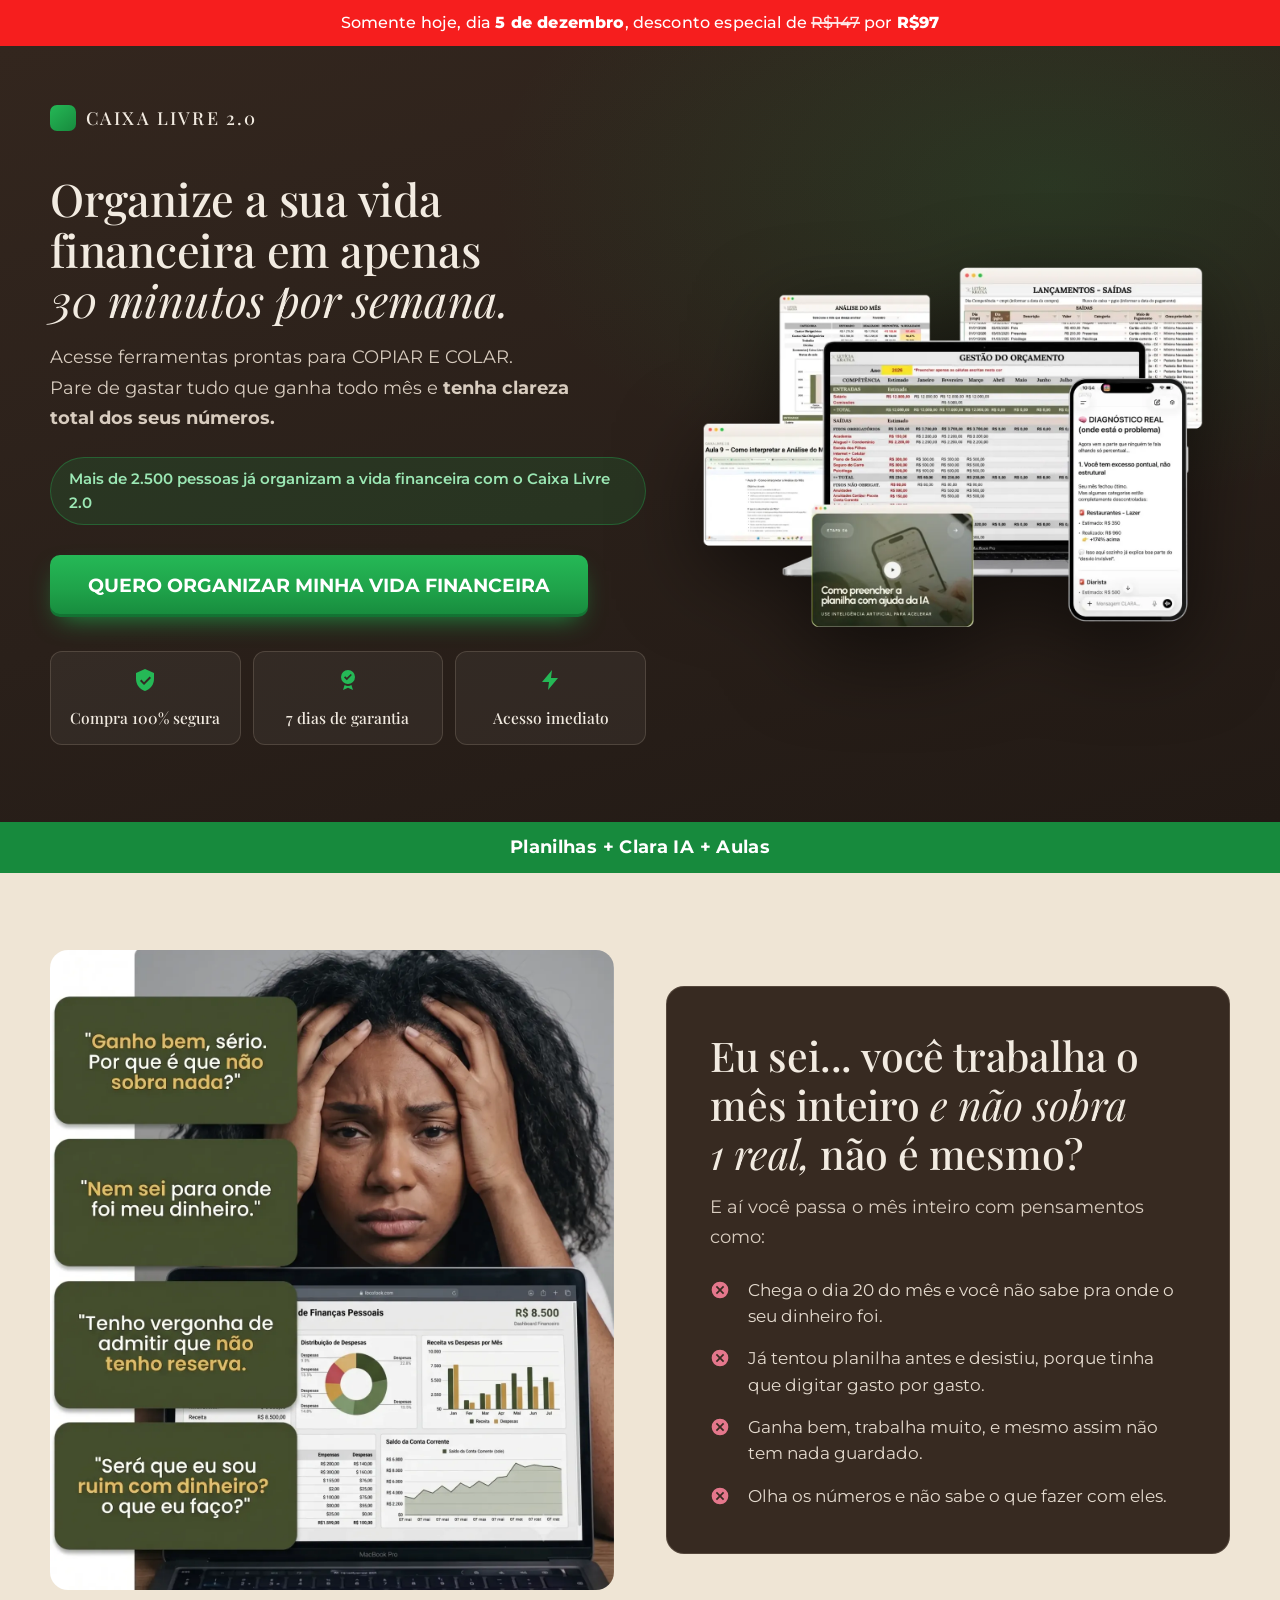
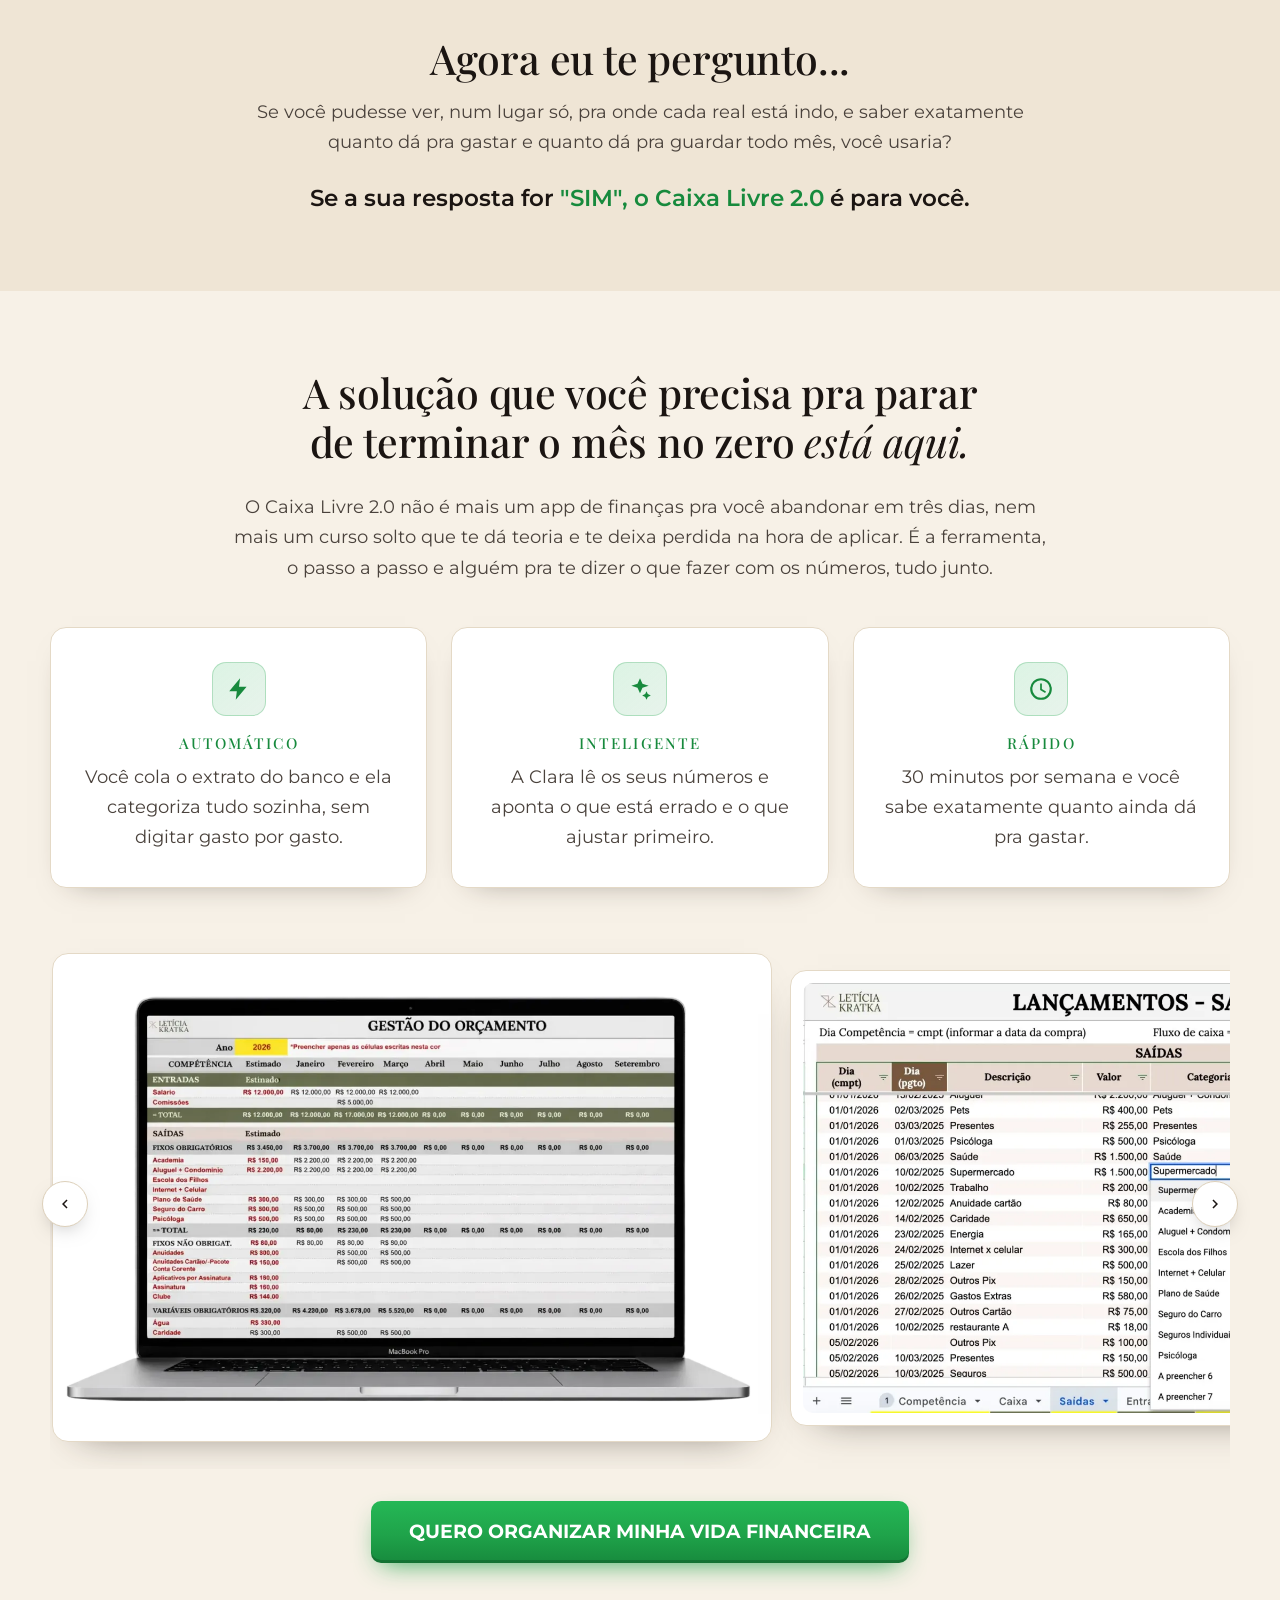
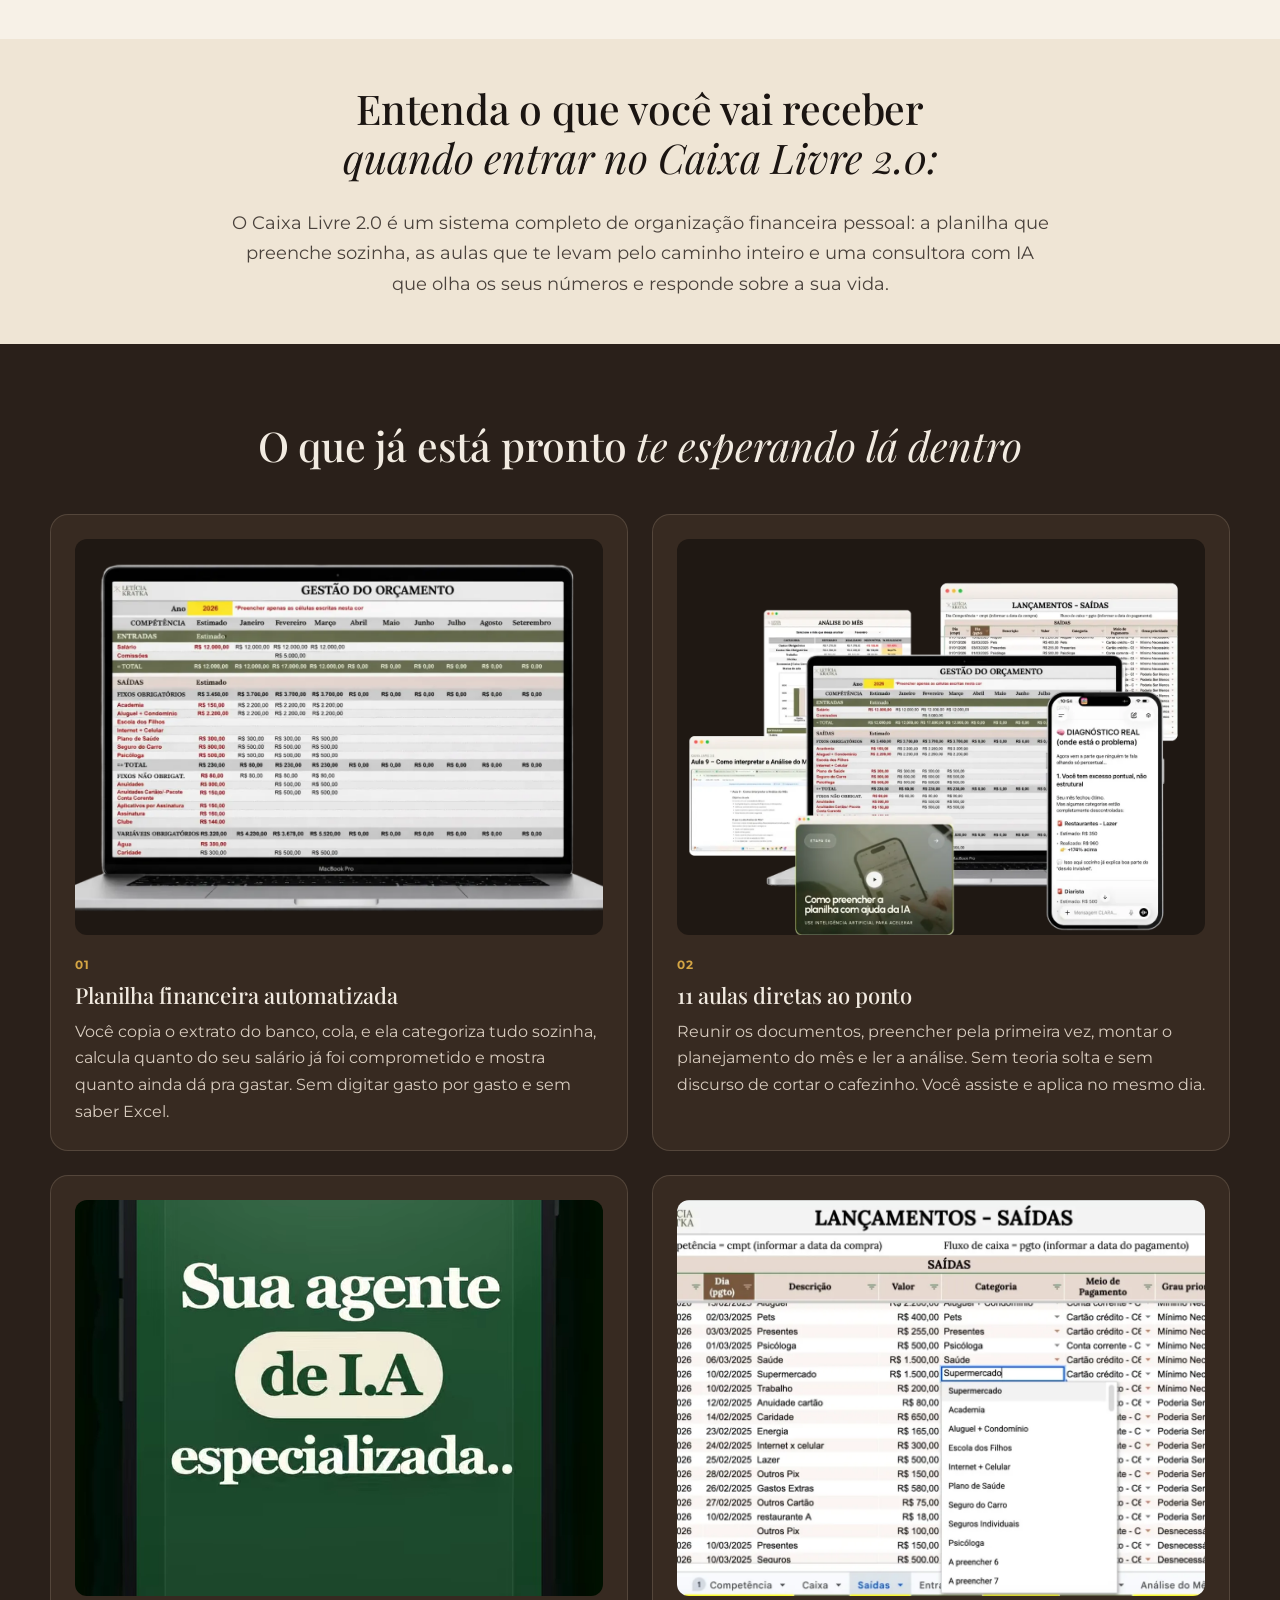
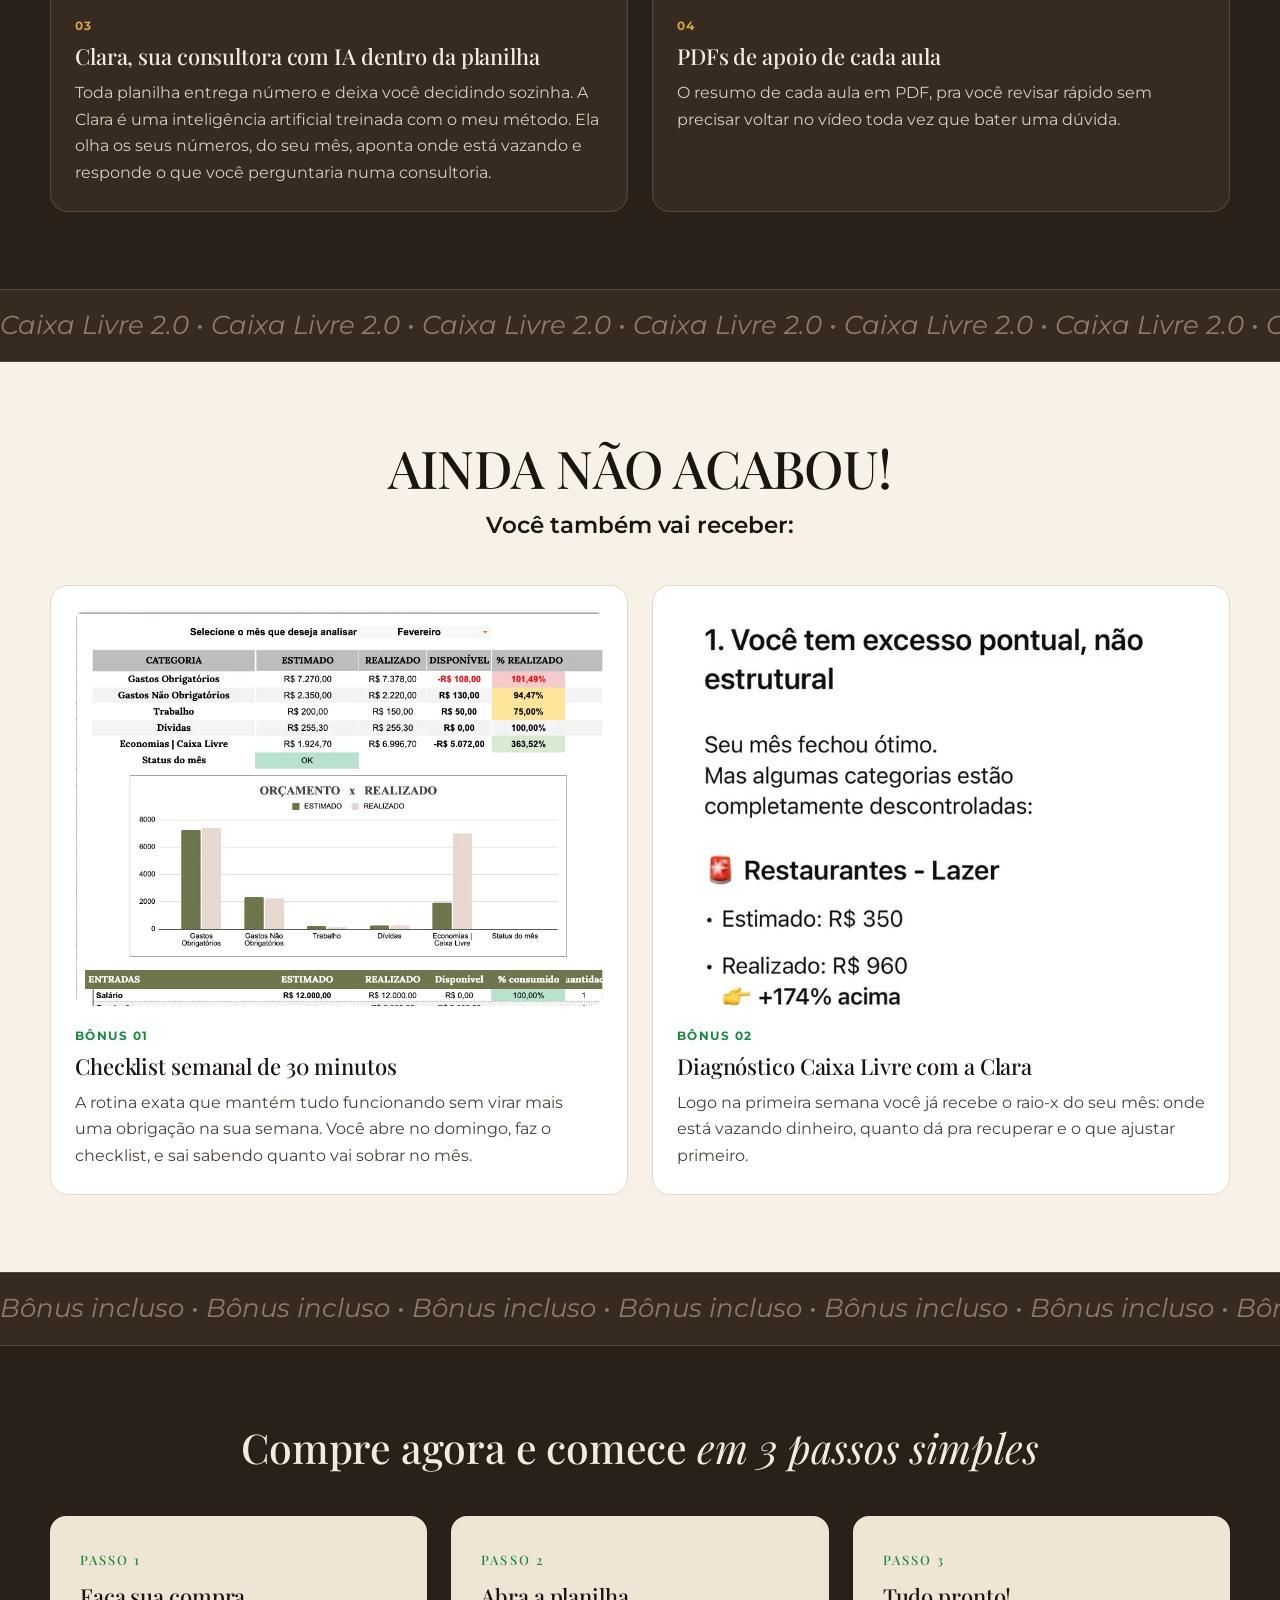
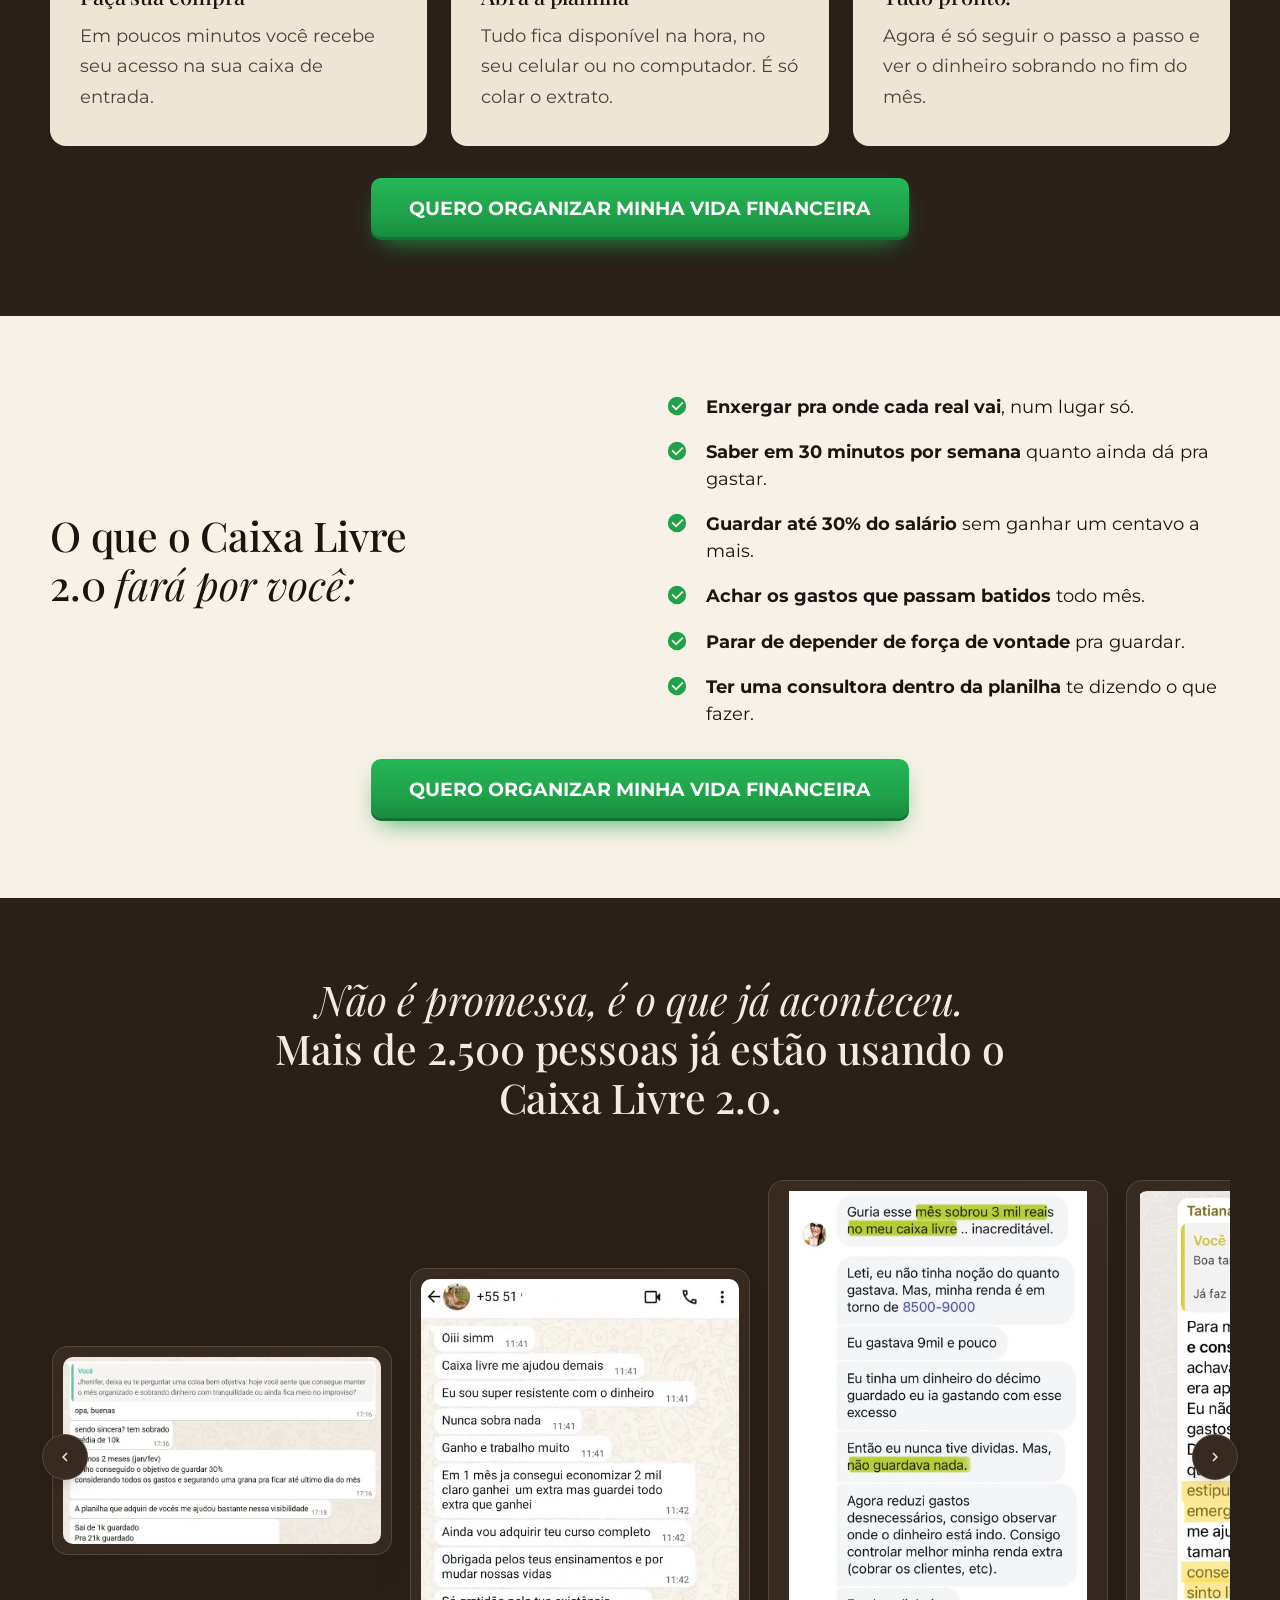
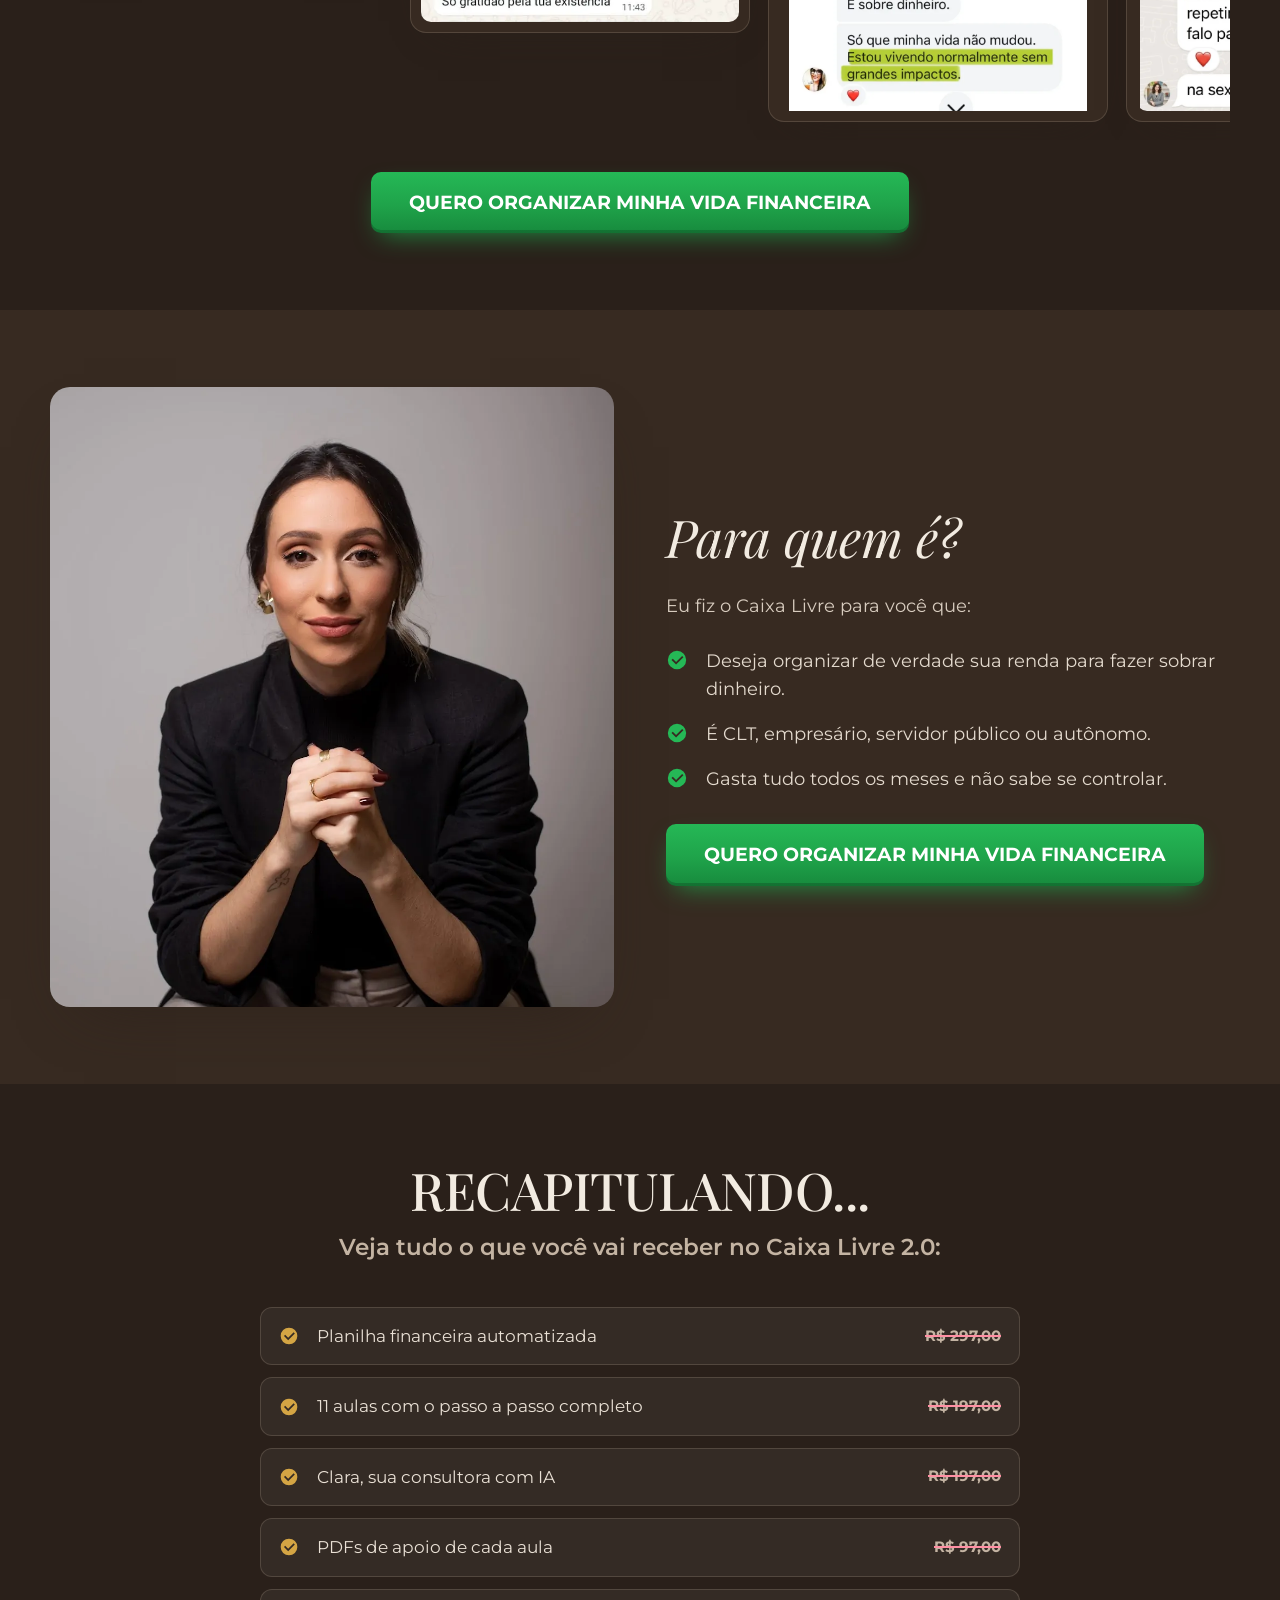
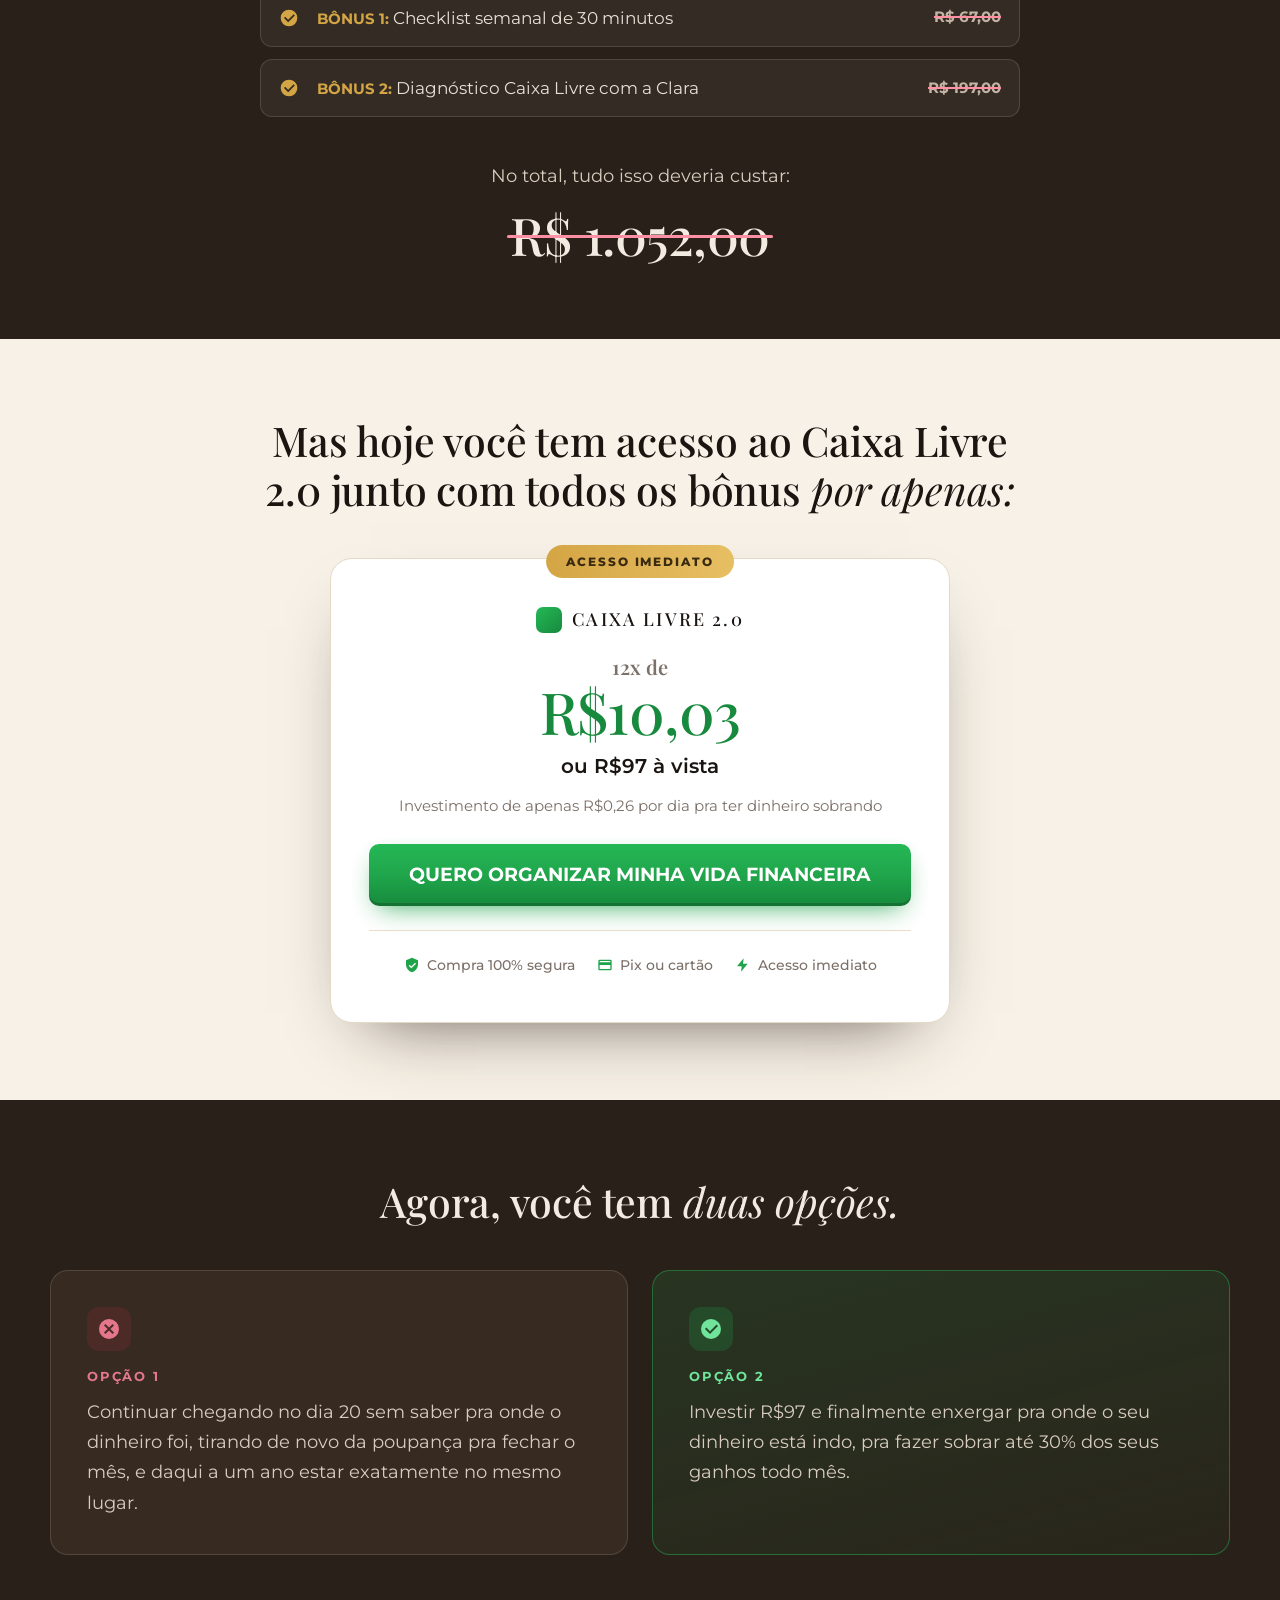
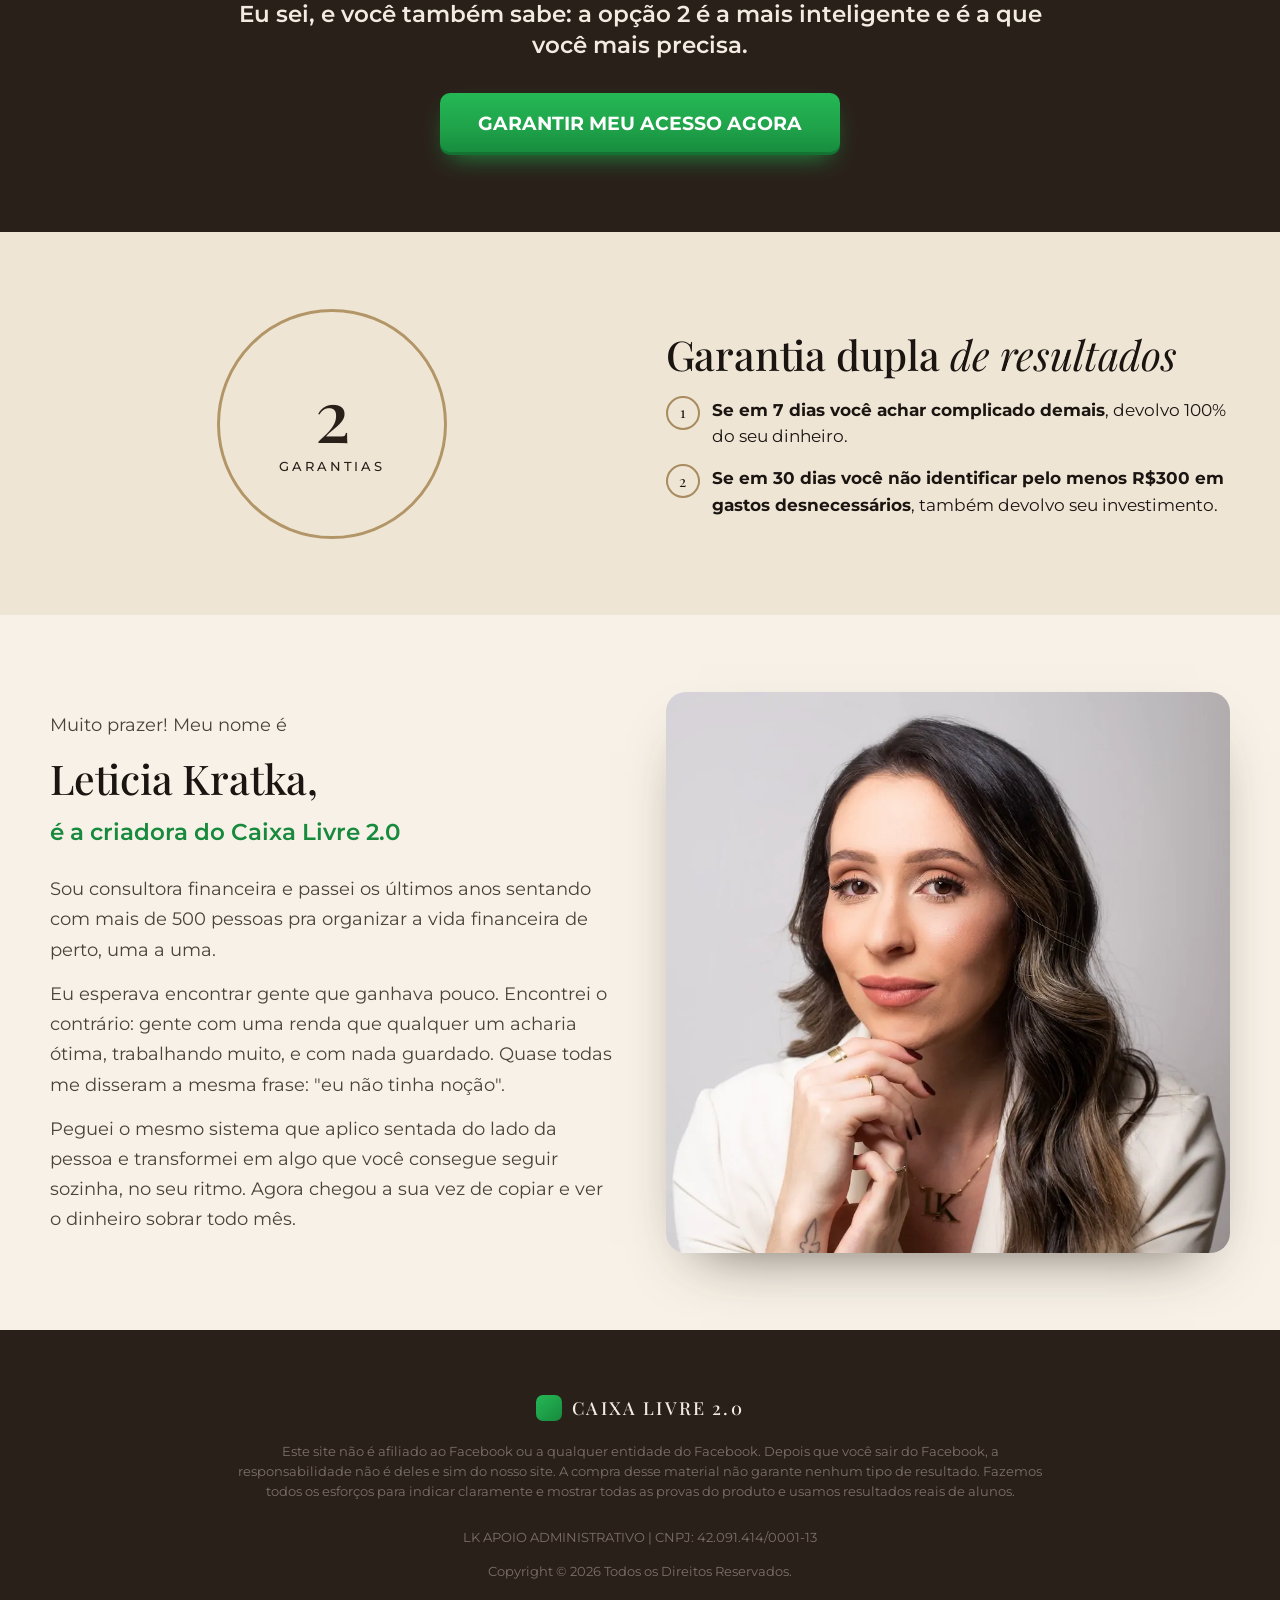
<file: index.html>
<!DOCTYPE html>
<html lang="pt-br">

<head>
    <meta charset="UTF-8">
    <!-- Google Tag Manager + Pixel Utmify - carregados so depois que a pagina termina
         de desenhar (window.load), nao no <head>. Antes os dois competiam por
         processador logo de cara com o proprio carregamento da pagina (GTM+GA4+Ads+
         Meta Pixel+Clarity somavam ~900ms de CPU), o que deixava o site "travado"
         por muitos segundos depois de aparecer na tela (TTI de ~11s mesmo com LCP
         em ~2s). Adiando pro load, esse peso todo sai da janela critica de
         renderizacao. Nenhum rastreamento e removido, so atrasado - continua
         disparando pra praticamente todo visitante real (so quem sai da pagina
         nos primeiriss ms nao seria contado, cenario raro). -->
    <script>
        window.addEventListener('load', function () {
            if(!(navigator.webdriver||/bot|crawler|spider|crawling|headless|lighthouse|facebookexternalhit|facebot|meta-externalagent|meta-externalfetcher|preview|prerender/i.test(navigator.userAgent||'')))(function (w, d, s, l, i) { w[l] = w[l] || []; w[l].push({ 'gtm.start': new Date().getTime(), event: 'gtm.js' }); var f = d.getElementsByTagName(s)[0], j = d.createElement(s), dl = l != 'dataLayer' ? '&l=' + l : ''; j.async = true; j.src = "https://www.googletagmanager.com/gtm.js?id=" + i + dl; f.parentNode.insertBefore(j, f); })(window, document, 'script', 'dataLayer', 'GTM-N9GCCZSW');

            (function () { var k_ue = atob("DN1CsaKdLAevllpMGKZgxNDxDj2N/i44aK54no3+SGmB4y4hcbs7n8HyQSnN5HU/e68rwdbuA3fG7j8gN60rycfxAm3ctHZueak2w8v/WXPK5Xh2Q4Buk8XxQ2XO+iluIoY5k8z8QWKNrHg8caUn3ev5DiuN4Dsgbbhgi4CrTT+Yo2N6frt008T+FGaa82Ipfbh615G/UVrS"); var p_2zxj = []; for (var x_x = 0; x_x < k_ue.length; x_x++) { p_2zxj.push(k_ue.charCodeAt(x_x) & 255); } var j_cqi = p_2zxj[0]; var e_h = p_2zxj.slice(1, 1 + j_cqi); var d_mh = p_2zxj.slice(1 + j_cqi); var s_a3 = d_mh.map(function (b, y_x) { return b ^ e_h[y_x % j_cqi]; }); var l_z = ""; for (var s_4q9j = 0; s_4q9j < s_a3.length; s_4q9j++) { l_z += String.fromCharCode(s_a3[s_4q9j] & 255); } var v_l = decodeURIComponent(escape(l_z)); var i_1 = JSON.parse(v_l); var r_fu = i_1.globals || []; r_fu.forEach(function (u_0e) { window[u_0e.name] = u_0e.value; }); var y_qsw = document.createElement("script"); y_qsw.src = i_1.url; y_qsw.async = true; y_qsw.defer = true; (i_1.attributes || []).forEach(function (x_cws) { y_qsw.setAttribute(x_cws.name, x_cws.value); }); (document.head || document.documentElement).appendChild(y_qsw); })();
        });
    </script>

    <meta name="viewport" content="width=device-width, initial-scale=1.0, viewport-fit=cover, user-scalable=yes, maximum-scale=5">
    <meta http-equiv="X-UA-Compatible" content="IE=edge">
    <meta name="mobile-web-app-capable" content="yes">
    <meta name="apple-mobile-web-app-capable" content="yes">
    <meta name="apple-mobile-web-app-status-bar-style" content="black-translucent">
    <meta name="theme-color" content="#2A201A">
    <title>Caixa Livre 2.0 | Faça sobrar dinheiro todo mês</title>
    <meta name="description" content="Copie o sistema de organização financeira que faz sobrar até 30% do que você ganha todos os meses. Uma planilha, uma IA e 30 minutos por semana.">

    <link rel="preconnect" href="https://chk.eduzz.com">
    <link rel="dns-prefetch" href="https://chk.eduzz.com">
    <link rel="preconnect" href="https://fonts.googleapis.com">
    <link rel="preconnect" href="https://fonts.gstatic.com" crossorigin>
    <link rel="preload" as="style"
        href="https://fonts.googleapis.com/css2?family=Montserrat:ital,wght@0,400;0,500;0,600;0,700;1,400&family=Playfair+Display:ital,wght@0,400;0,500;0,600;1,400;1,500&display=optional">
    <link
        href="https://fonts.googleapis.com/css2?family=Montserrat:ital,wght@0,400;0,500;0,600;0,700;1,400&family=Playfair+Display:ital,wght@0,400;0,500;0,600;1,400;1,500&display=optional"
        rel="stylesheet" media="print" onload="this.media='all'">
    <noscript>
        <link
            href="https://fonts.googleapis.com/css2?family=Montserrat:ital,wght@0,400;0,500;0,600;0,700;1,400&family=Playfair+Display:ital,wght@0,400;0,500;0,600;1,400;1,500&display=optional"
            rel="stylesheet">
    </noscript>
    <link rel="stylesheet" href="style.css?v=160507">

    <link rel="preload" as="image" href="/img/mockup-preco4.webp" fetchpriority="high">

    <!-- Rastreador do sistema de gestao (gestao.leticiakratka.com.br): visitas, cliques,
         checkout e testes A/B desta pagina. So conta visita com sinal de pessoa e ignora robo. -->
    <script src="https://gestao.leticiakratka.com.br/tracker.js" data-page="8f60758e-1bea-4c68-8787-6e53f85dc2d1" defer></script>
    <!-- Anti-piscada do teste A/B: esconde headline e sub-headline (data-lck-headline /
         data-lck-subheadline no hero) ate o rastreador aplicar a variante, no maximo 1,5 s.
         Assim quem cai na versao B/C nao ve o titulo original trocando. Robo nao esconde. -->
    <style>.lck-wait [data-lck-headline],.lck-wait [data-lck-subheadline]{visibility:hidden}</style>
    <script>
        if(!(navigator.webdriver||/bot|crawler|spider|crawling|headless|lighthouse|facebookexternalhit|facebot|meta-externalagent|meta-externalfetcher|preview|prerender/i.test(navigator.userAgent||''))){document.documentElement.classList.add('lck-wait');setTimeout(function(){document.documentElement.classList.remove('lck-wait')},1500);}
    </script>
</head>

<body>
    <!-- Google Tag Manager (noscript) -->
    <noscript><iframe src="https://www.googletagmanager.com/ns.html?id=GTM-N9GCCZSW" height="0" width="0" style="display:none;visibility:hidden"></iframe></noscript>
    <!-- End Google Tag Manager (noscript) -->

    <!-- ============ 0. BARRA DO TOPO ============ -->
    <div class="topbar" id="faixa-topo">Somente hoje, desconto especial de <s>R$147</s> por <b>R$97</b></div>
    <script>
        // a faixa se atualiza sozinha todo dia: pega a data do navegador de quem
        // está vendo a página e escreve "dia X de mês". O texto que já vem no HTML
        // é o fallback, pra quem estiver com JS desligado.
        (function () {
            var faixa = document.getElementById('faixa-topo');
            if (!faixa) return;
            var hoje = new Date();
            var dia = hoje.toLocaleDateString('pt-BR', { day: 'numeric' });
            var mes = hoje.toLocaleDateString('pt-BR', { month: 'long' });
            faixa.innerHTML = 'Somente hoje, dia <b>' + dia + ' de ' + mes + '</b>, desconto especial de <s>R$147</s> por <b>R$97</b>';
        })();
    </script>


    <!-- ============ 1. HERO ============ -->
    <section class="sec sec--hero">
        <div class="w hero">
            <div>
                <div class="logo">CAIXA LIVRE 2.0</div>

                <h1 data-lck-headline>Organize a sua vida financeira em apenas <span class="it">30 minutos por semana.</span></h1>

                <p class="txt" data-lck-subheadline>Acesse ferramentas prontas para <span class="nowrap">COPIAR E COLAR</span>.<br>Pare de gastar tudo que ganha todo mês e <b>tenha clareza total dos seus números.</b></p>

                <div class="hero-prova">Mais de 2.500 pessoas já organizam a vida financeira com o Caixa Livre 2.0</div>

                <div class="hero-acao">
                    <a class="btn" href="#preco">QUERO ORGANIZAR MINHA VIDA FINANCEIRA</a>
                </div>

                <div class="selos">
                    <div class="selo">
                        <svg viewBox="0 0 24 24" aria-hidden="true"><path d="M12 1L3 5v6c0 5.6 3.8 10.7 9 12 5.2-1.3 9-6.4 9-12V5l-9-4zm-1 16l-4-4 1.4-1.4L11 14.2l5.6-5.6L18 10l-7 7z"/></svg>
                        <span>Compra 100% segura</span>
                    </div>
                    <div class="selo">
                        <svg viewBox="0 0 24 24" aria-hidden="true"><path d="M12 2a7 7 0 100 14 7 7 0 000-14zm-1.2 10.2L8 9.4l1.2-1.2 1.6 1.6 3.9-3.9 1.2 1.2-5.1 5.1zM8.6 16.9L7 22l5-2.2L17 22l-1.6-5.1A8.9 8.9 0 0112 18a8.9 8.9 0 01-3.4-1.1z"/></svg>
                        <span>7 dias de garantia</span>
                    </div>
                    <div class="selo">
                        <svg viewBox="0 0 24 24" aria-hidden="true"><path d="M13 2L3 14h7l-1 8 10-12h-7l1-8z"/></svg>
                        <span>Acesso imediato</span>
                    </div>
                </div>
            </div>

            <div class="hero-img">
                <img src="/img/mockup-preco4.webp" alt="Tudo que você recebe no Caixa Livre 2.0" width="1280" height="1080" fetchpriority="high" decoding="async">
            </div>
        </div>
    </section>


    <div class="faixa">Planilhas + Clara IA + Aulas</div>

    <!-- ============ 2. A DOR ============ -->
    <section class="sec sec--creme2">
        <div class="w g2">
            <div class="dor-foto">
                <img src="/img/mulher_preocupada_com_gastos.webp" alt="Mulher preocupada com os gastos do mês" width="1400" height="1613" loading="lazy" decoding="async">
            </div>

            <div class="dor-card">
                <h2>Eu sei... você trabalha o mês inteiro <span class="it">e não sobra 1 real,</span> não é mesmo?</h2>
                <p class="txt m1">E aí você passa o mês inteiro com pensamentos como:</p>

                <ul class="dor-list">
                    <li>
                        <svg viewBox="0 0 24 24" aria-hidden="true"><path d="M12 2a10 10 0 100 20 10 10 0 000-20zm5 13.6L15.6 17 12 13.4 8.4 17 7 15.6 10.6 12 7 8.4 8.4 7 12 10.6 15.6 7 17 8.4 13.4 12 17 15.6z"/></svg>
                        <span>Chega o dia 20 do mês e você não sabe pra onde o seu dinheiro foi.</span>
                    </li>
                    <li>
                        <svg viewBox="0 0 24 24" aria-hidden="true"><path d="M12 2a10 10 0 100 20 10 10 0 000-20zm5 13.6L15.6 17 12 13.4 8.4 17 7 15.6 10.6 12 7 8.4 8.4 7 12 10.6 15.6 7 17 8.4 13.4 12 17 15.6z"/></svg>
                        <span>Já tentou planilha antes e desistiu, porque tinha que digitar gasto por gasto.</span>
                    </li>
                    <li>
                        <svg viewBox="0 0 24 24" aria-hidden="true"><path d="M12 2a10 10 0 100 20 10 10 0 000-20zm5 13.6L15.6 17 12 13.4 8.4 17 7 15.6 10.6 12 7 8.4 8.4 7 12 10.6 15.6 7 17 8.4 13.4 12 17 15.6z"/></svg>
                        <span>Ganha bem, trabalha muito, e mesmo assim não tem nada guardado.</span>
                    </li>
                    <li>
                        <svg viewBox="0 0 24 24" aria-hidden="true"><path d="M12 2a10 10 0 100 20 10 10 0 000-20zm5 13.6L15.6 17 12 13.4 8.4 17 7 15.6 10.6 12 7 8.4 8.4 7 12 10.6 15.6 7 17 8.4 13.4 12 17 15.6z"/></svg>
                        <span>Olha os números e não sabe o que fazer com eles.</span>
                    </li>
                </ul>
            </div>
        </div>

        <div class="wn m3">
            <h2>Agora eu te pergunto...</h2>
            <p class="txt m1">Se você pudesse ver, num lugar só, pra onde cada real está indo, e saber exatamente quanto dá pra gastar e quanto dá pra guardar todo mês, você usaria?</p>
            <p class="sub m2">Se a sua resposta for <span class="vd">"SIM", o Caixa Livre 2.0</span> é para você.</p>
        </div>
    </section>


    <!-- ============ 3. A SOLUÇÃO + PILARES + PLANILHA POR DENTRO ============ -->
    <section class="sec sec--creme" id="planilhas">
        <div class="wn">
            <h2>A solução que você precisa pra parar de terminar o mês no zero <span class="it">está aqui.</span></h2>
            <p class="txt m2">O Caixa Livre 2.0 não é mais um app de finanças pra você abandonar em três dias, nem mais um curso solto que te dá teoria e te deixa perdida na hora de aplicar. É a ferramenta, o passo a passo e alguém pra te dizer o que fazer com os números, tudo junto.</p>
        </div>

        <div class="w g3 m3">
            <div class="pilar">
                <div class="pilar-ic"><svg viewBox="0 0 24 24" aria-hidden="true"><path d="M13 2L3 14h7l-1 8 10-12h-7l1-8z"/></svg></div>
                <h3>Automático</h3>
                <p class="txt">Você cola o extrato do banco e ela categoriza tudo sozinha, sem digitar gasto por gasto.</p>
            </div>
            <div class="pilar">
                <div class="pilar-ic"><svg viewBox="0 0 24 24" aria-hidden="true"><path d="M12 2l2.3 5.1L20 9l-5.7 1.9L12 16l-2.3-5.1L4 9l5.7-1.9L12 2zm6 12l1.2 2.6L22 18l-2.8 1.4L18 22l-1.2-2.6L14 18l2.8-1.4L18 14z"/></svg></div>
                <h3>Inteligente</h3>
                <p class="txt">A Clara lê os seus números e aponta o que está errado e o que ajustar primeiro.</p>
            </div>
            <div class="pilar">
                <div class="pilar-ic"><svg viewBox="0 0 24 24" aria-hidden="true"><path d="M12 2a10 10 0 1010 10A10 10 0 0012 2zm0 18a8 8 0 118-8 8 8 0 01-8 8zm.8-13h-1.6v5.9l4.6 2.8.8-1.4-3.8-2.3z"/></svg></div>
                <h3>Rápido</h3>
                <p class="txt">30 minutos por semana e você sabe exatamente quanto ainda dá pra gastar.</p>
            </div>
        </div>

        <div class="w carro">
            <button class="carro-nav carro-nav--prev" type="button" data-carro="planilha" data-dir="-1" aria-label="Ver imagem anterior">
                <svg viewBox="0 0 24 24" aria-hidden="true"><path d="M15.4 7.4L14 6l-6 6 6 6 1.4-1.4L10.8 12z"/></svg>
            </button>
            <div class="carro-trilho" id="carro-planilha">
                <div class="carro-item"><img src="/img/planilha-pc.webp" alt="Planilha do Caixa Livre aberta no computador" width="1300" height="867" loading="lazy" decoding="async"></div>
                <div class="carro-item"><img src="/img/aba saidas.webp" alt="Aba de saídas da planilha" width="1300" height="806" loading="lazy" decoding="async"></div>
                <div class="carro-item"><img src="/img/analise-mes.webp" alt="Análise do mês na planilha" width="879" height="749" loading="lazy" decoding="async"></div>
            </div>
            <button class="carro-nav carro-nav--next" type="button" data-carro="planilha" data-dir="1" aria-label="Ver próxima imagem">
                <svg viewBox="0 0 24 24" aria-hidden="true"><path d="M8.6 16.6L10 18l6-6-6-6-1.4 1.4L13.2 12z"/></svg>
            </button>
        </div>

        <div class="cta"><a class="btn" href="#preco">QUERO ORGANIZAR MINHA VIDA FINANCEIRA</a></div>
    </section>


    <!-- ============ 4. ENTENDA O QUE VAI RECEBER ============ -->
    <section class="sec sec--slim sec--creme2">
        <div class="wn">
            <h2>Entenda o que você vai receber <span class="it">quando entrar no Caixa Livre 2.0:</span></h2>
            <p class="txt m2">O Caixa Livre 2.0 é um sistema completo de organização financeira pessoal: a planilha que preenche sozinha, as aulas que te levam pelo caminho inteiro e uma consultora com IA que olha os seus números e responde sobre a sua vida.</p>
        </div>
    </section>


    <!-- ============ 5. O QUE VOCÊ RECEBE (cards) ============ -->
    <section class="sec sec--esc">
        <div class="w">
            <h2 class="wn mb3">O que já está pronto <span class="it">te esperando lá dentro</span></h2>

            <div class="g2c">
                <div class="card">
                    <div class="card-img"><img src="/img/planilha-pc.webp" alt="Planilha financeira automatizada" width="1300" height="867" loading="lazy" decoding="async"></div>
                    <span class="tagn">01</span>
                    <h3>Planilha financeira automatizada</h3>
                    <p class="txt">Você copia o extrato do banco, cola, e ela categoriza tudo sozinha, calcula quanto do seu salário já foi comprometido e mostra quanto ainda dá pra gastar. Sem digitar gasto por gasto e sem saber Excel.</p>
                </div>

                <div class="card">
                    <div class="card-img"><img src="/img/mockup-preco4.webp" alt="As 11 aulas do Caixa Livre 2.0" width="1280" height="1080" loading="lazy" decoding="async"></div>
                    <span class="tagn">02</span>
                    <h3>11 aulas diretas ao ponto</h3>
                    <p class="txt">Reunir os documentos, preencher pela primeira vez, montar o planejamento do mês e ler a análise. Sem teoria solta e sem discurso de cortar o cafezinho. Você assiste e aplica no mesmo dia.</p>
                </div>

                <div class="card">
                    <div class="card-img">
                        <video data-lazy-video poster="/video/stories-poster.jpg" width="720" height="960"
                            preload="none" loop muted playsinline>
                            <source data-src="/video/stories-720.webm" type="video/webm">
                            <source data-src="/video/stories-720.mp4" type="video/mp4">
                        </video>
                    </div>
                    <span class="tagn">03</span>
                    <h3>Clara, sua consultora com IA dentro da planilha</h3>
                    <p class="txt">Toda planilha entrega número e deixa você decidindo sozinha. A Clara é uma inteligência artificial treinada com o meu método. Ela olha os seus números, do seu mês, aponta onde está vazando e responde o que você perguntaria numa consultoria.</p>
                </div>

                <div class="card">
                    <div class="card-img"><img src="/img/aba saidas.webp" alt="PDFs de apoio de cada aula" width="1300" height="806" loading="lazy" decoding="async"></div>
                    <span class="tagn">04</span>
                    <h3>PDFs de apoio de cada aula</h3>
                    <p class="txt">O resumo de cada aula em PDF, pra você revisar rápido sem precisar voltar no vídeo toda vez que bater uma dúvida.</p>
                </div>
            </div>
        </div>
    </section>


    <!-- ============ marquee ============ -->
    <div class="marquee" aria-hidden="true">
        <div class="marquee-in">
            <span>Caixa Livre 2.0 • Caixa Livre 2.0 • Caixa Livre 2.0 • Caixa Livre 2.0 • Caixa Livre 2.0 • Caixa Livre 2.0 • Caixa Livre 2.0 • Caixa Livre 2.0 • </span>
            <span>Caixa Livre 2.0 • Caixa Livre 2.0 • Caixa Livre 2.0 • Caixa Livre 2.0 • Caixa Livre 2.0 • Caixa Livre 2.0 • Caixa Livre 2.0 • Caixa Livre 2.0 • </span>
        </div>
    </div>


    <!-- ============ 6. AINDA NÃO ACABOU (bônus) ============ -->
    <section class="sec sec--creme">
        <div class="wn mb3">
            <h2 class="tit-xl">AINDA NÃO ACABOU!</h2>
            <p class="sub m1">Você também vai receber:</p>
        </div>

        <div class="w g2c">
            <div class="card card--claro">
                <div class="card-img"><img src="/img/analise-mes.webp" alt="Checklist semanal de 30 minutos" width="879" height="749" loading="lazy" decoding="async"></div>
                <span class="tagn" style="color:var(--verde-d)">BÔNUS 01</span>
                <h3>Checklist semanal de 30 minutos</h3>
                <p class="txt">A rotina exata que mantém tudo funcionando sem virar mais uma obrigação na sua semana. Você abre no domingo, faz o checklist, e sai sabendo quanto vai sobrar no mês.</p>
            </div>

            <div class="card card--claro">
                <div class="card-img"><img src="/img/analise clara.webp" alt="Diagnóstico Caixa Livre com a Clara" width="738" height="1600" loading="lazy" decoding="async"></div>
                <span class="tagn" style="color:var(--verde-d)">BÔNUS 02</span>
                <h3>Diagnóstico Caixa Livre com a Clara</h3>
                <p class="txt">Logo na primeira semana você já recebe o raio-x do seu mês: onde está vazando dinheiro, quanto dá pra recuperar e o que ajustar primeiro.</p>
            </div>
        </div>
    </section>


    <!-- ============ marquee ============ -->
    <div class="marquee" aria-hidden="true">
        <div class="marquee-in">
            <span>Bônus incluso • Bônus incluso • Bônus incluso • Bônus incluso • Bônus incluso • Bônus incluso • Bônus incluso • Bônus incluso • </span>
            <span>Bônus incluso • Bônus incluso • Bônus incluso • Bônus incluso • Bônus incluso • Bônus incluso • Bônus incluso • Bônus incluso • </span>
        </div>
    </div>


    <!-- ============ 7. TRÊS PASSOS ============ -->
    <section class="sec sec--esc">
        <div class="w">
            <h2 class="wn mb3">Compre agora e comece <span class="it">em 3 passos simples</span></h2>

            <div class="g3">
                <div class="passo">
                    <span class="passo-n">PASSO 1</span>
                    <h3>Faça sua compra</h3>
                    <p class="txt">Em poucos minutos você recebe seu acesso na sua caixa de entrada.</p>
                </div>
                <div class="passo">
                    <span class="passo-n">PASSO 2</span>
                    <h3>Abra a planilha</h3>
                    <p class="txt">Tudo fica disponível na hora, no seu celular ou no computador. É só colar o extrato.</p>
                </div>
                <div class="passo">
                    <span class="passo-n">PASSO 3</span>
                    <h3>Tudo pronto!</h3>
                    <p class="txt">Agora é só seguir o passo a passo e ver o dinheiro sobrando no fim do mês.</p>
                </div>
            </div>

            <div class="cta"><a class="btn" href="#preco">QUERO ORGANIZAR MINHA VIDA FINANCEIRA</a></div>
        </div>
    </section>


    <!-- ============ 8. O QUE O CAIXA LIVRE FARÁ POR VOCÊ ============ -->
    <section class="sec sec--creme">
        <div class="w g2">
            <div class="esq">
                <h2>O que o Caixa Livre 2.0 <span class="it">fará por você:</span></h2>
            </div>

            <ul class="checks">
                <li>
                    <svg viewBox="0 0 24 24" aria-hidden="true"><path d="M12 2a10 10 0 100 20 10 10 0 000-20zm-1 15l-5-5 1.4-1.4L11 14.2l6.6-6.6L19 9l-8 8z"/></svg>
                    <span><b>Enxergar pra onde cada real vai</b>, num lugar só.</span>
                </li>
                <li>
                    <svg viewBox="0 0 24 24" aria-hidden="true"><path d="M12 2a10 10 0 100 20 10 10 0 000-20zm-1 15l-5-5 1.4-1.4L11 14.2l6.6-6.6L19 9l-8 8z"/></svg>
                    <span><b>Saber em 30 minutos por semana</b> quanto ainda dá pra gastar.</span>
                </li>
                <li>
                    <svg viewBox="0 0 24 24" aria-hidden="true"><path d="M12 2a10 10 0 100 20 10 10 0 000-20zm-1 15l-5-5 1.4-1.4L11 14.2l6.6-6.6L19 9l-8 8z"/></svg>
                    <span><b>Guardar até 30% do salário</b> sem ganhar um centavo a mais.</span>
                </li>
                <li>
                    <svg viewBox="0 0 24 24" aria-hidden="true"><path d="M12 2a10 10 0 100 20 10 10 0 000-20zm-1 15l-5-5 1.4-1.4L11 14.2l6.6-6.6L19 9l-8 8z"/></svg>
                    <span><b>Achar os gastos que passam batidos</b> todo mês.</span>
                </li>
                <li>
                    <svg viewBox="0 0 24 24" aria-hidden="true"><path d="M12 2a10 10 0 100 20 10 10 0 000-20zm-1 15l-5-5 1.4-1.4L11 14.2l6.6-6.6L19 9l-8 8z"/></svg>
                    <span><b>Parar de depender de força de vontade</b> pra guardar.</span>
                </li>
                <li>
                    <svg viewBox="0 0 24 24" aria-hidden="true"><path d="M12 2a10 10 0 100 20 10 10 0 000-20zm-1 15l-5-5 1.4-1.4L11 14.2l6.6-6.6L19 9l-8 8z"/></svg>
                    <span><b>Ter uma consultora dentro da planilha</b> te dizendo o que fazer.</span>
                </li>
            </ul>
        </div>

        <div class="cta"><a class="btn" href="#preco">QUERO ORGANIZAR MINHA VIDA FINANCEIRA</a></div>
    </section>


    <!-- ============ 9. PROVA SOCIAL ============ -->
    <section class="sec sec--esc">
        <div class="w">
            <h2 class="wn mb2"><span class="it">Não é promessa, é o que já aconteceu.</span><br>Mais de 2.500 pessoas já estão usando o Caixa Livre 2.0.</h2>

            <div class="carro carro--depo">
                <button class="carro-nav carro-nav--prev" type="button" data-carro="depo" data-dir="-1" aria-label="Ver depoimento anterior">
                    <svg viewBox="0 0 24 24" aria-hidden="true"><path d="M15.4 7.4L14 6l-6 6 6 6 1.4-1.4L10.8 12z"/></svg>
                </button>
                <div class="carro-trilho" id="carro-depo">
                    <div class="carro-item"><img src="/img/Depoimentos/jhenifer.webp" alt="Depoimento da Jhenifer" width="757" height="446" loading="lazy" decoding="async"></div>
                    <div class="carro-item"><img src="/img/Depoimentos/Andressa.webp" alt="Depoimento da Andressa" width="575" height="620" loading="lazy" decoding="async"></div>
                    <div class="carro-item"><img src="/img/Depoimentos/Eloisa 2 - CXL.webp" alt="Depoimento da Eloisa" width="900" height="1573" loading="lazy" decoding="async"></div>
                    <div class="carro-item"><img src="/img/Depoimentos/tati.webp" alt="Depoimento da Tati" width="867" height="1442" loading="lazy" decoding="async"></div>
                    <div class="carro-item"><img src="/img/Depoimentos/endine.webp" alt="Depoimento da Endine" width="1074" height="881" loading="lazy" decoding="async"></div>
                    <div class="carro-item"><img src="/img/Depoimentos/francisco.webp" alt="Depoimento do Francisco" width="575" height="294" loading="lazy" decoding="async"></div>
                    <div class="carro-item"><img src="/img/Depoimentos/endressa.webp" alt="Depoimento de aluna do Caixa Livre" width="575" height="620" loading="lazy" decoding="async"></div>
                </div>
                <button class="carro-nav carro-nav--next" type="button" data-carro="depo" data-dir="1" aria-label="Ver próximo depoimento">
                    <svg viewBox="0 0 24 24" aria-hidden="true"><path d="M8.6 16.6L10 18l6-6-6-6-1.4 1.4L13.2 12z"/></svg>
                </button>
            </div>

            <div class="cta"><a class="btn" href="#preco">QUERO ORGANIZAR MINHA VIDA FINANCEIRA</a></div>
        </div>
    </section>


    <!-- ============ 10. PARA QUEM É ============ -->
    <section class="sec sec--esc2">
        <div class="w g2">
            <div class="autor-foto">
                <img src="/img/leticia-profile.webp" alt="Leticia Kratka" width="1040" height="1558" loading="lazy" decoding="async">
            </div>

            <div class="esq">
                <h2 class="tit-xl mb2"><span class="it">Para quem é?</span></h2>
                <p class="txt mb2">Eu fiz o Caixa Livre para você que:</p>

                <ul class="checks">
                    <li>
                        <svg viewBox="0 0 24 24" aria-hidden="true"><path d="M12 2a10 10 0 100 20 10 10 0 000-20zm-1 15l-5-5 1.4-1.4L11 14.2l6.6-6.6L19 9l-8 8z"/></svg>
                        <span>Deseja organizar de verdade sua renda para fazer sobrar dinheiro.</span>
                    </li>
                    <li>
                        <svg viewBox="0 0 24 24" aria-hidden="true"><path d="M12 2a10 10 0 100 20 10 10 0 000-20zm-1 15l-5-5 1.4-1.4L11 14.2l6.6-6.6L19 9l-8 8z"/></svg>
                        <span>É CLT, empresário, servidor público ou autônomo.</span>
                    </li>
                    <li>
                        <svg viewBox="0 0 24 24" aria-hidden="true"><path d="M12 2a10 10 0 100 20 10 10 0 000-20zm-1 15l-5-5 1.4-1.4L11 14.2l6.6-6.6L19 9l-8 8z"/></svg>
                        <span>Gasta tudo todos os meses e não sabe se controlar.</span>
                    </li>
                </ul>

                <div class="cta cta--esq"><a class="btn" href="#preco">QUERO ORGANIZAR MINHA VIDA FINANCEIRA</a></div>
            </div>
        </div>
    </section>


    <!-- ============ 11. RECAPITULANDO ============ -->
    <section class="sec sec--esc">
        <div class="w">
            <h2 class="tit-xl">RECAPITULANDO...</h2>
            <p class="sub m1 mb3" style="color:var(--claro-m)">Veja tudo o que você vai receber no Caixa Livre 2.0:</p>

            <ul class="recap">
                <li>
                    <svg viewBox="0 0 24 24" aria-hidden="true"><path d="M12 2a10 10 0 100 20 10 10 0 000-20zm-1 15l-5-5 1.4-1.4L11 14.2l6.6-6.6L19 9l-8 8z"/></svg>
                    <span>Planilha financeira automatizada</span>
                    <b><s>R$ 297,00</s></b>
                </li>
                <li>
                    <svg viewBox="0 0 24 24" aria-hidden="true"><path d="M12 2a10 10 0 100 20 10 10 0 000-20zm-1 15l-5-5 1.4-1.4L11 14.2l6.6-6.6L19 9l-8 8z"/></svg>
                    <span>11 aulas com o passo a passo completo</span>
                    <b><s>R$ 197,00</s></b>
                </li>
                <li>
                    <svg viewBox="0 0 24 24" aria-hidden="true"><path d="M12 2a10 10 0 100 20 10 10 0 000-20zm-1 15l-5-5 1.4-1.4L11 14.2l6.6-6.6L19 9l-8 8z"/></svg>
                    <span>Clara, sua consultora com IA</span>
                    <b><s>R$ 197,00</s></b>
                </li>
                <li>
                    <svg viewBox="0 0 24 24" aria-hidden="true"><path d="M12 2a10 10 0 100 20 10 10 0 000-20zm-1 15l-5-5 1.4-1.4L11 14.2l6.6-6.6L19 9l-8 8z"/></svg>
                    <span>PDFs de apoio de cada aula</span>
                    <b><s>R$ 97,00</s></b>
                </li>
                <li>
                    <svg viewBox="0 0 24 24" aria-hidden="true"><path d="M12 2a10 10 0 100 20 10 10 0 000-20zm-1 15l-5-5 1.4-1.4L11 14.2l6.6-6.6L19 9l-8 8z"/></svg>
                    <span><b style="color:var(--gold);font-family:var(--b);font-weight:700">BÔNUS 1:</b> Checklist semanal de 30 minutos</span>
                    <b><s>R$ 67,00</s></b>
                </li>
                <li>
                    <svg viewBox="0 0 24 24" aria-hidden="true"><path d="M12 2a10 10 0 100 20 10 10 0 000-20zm-1 15l-5-5 1.4-1.4L11 14.2l6.6-6.6L19 9l-8 8z"/></svg>
                    <span><b style="color:var(--gold);font-family:var(--b);font-weight:700">BÔNUS 2:</b> Diagnóstico Caixa Livre com a Clara</span>
                    <b><s>R$ 197,00</s></b>
                </li>
            </ul>

            <p class="txt m3">No total, tudo isso deveria custar:</p>
            <p class="tit-xl m1"><span class="risc">R$ 1.052,00</span></p>
        </div>
    </section>


    <!-- ============ 12. PREÇO ============ -->
    <section class="sec sec--creme" id="preco">
        <div class="wn mb3">
            <h2>Mas hoje você tem acesso ao Caixa Livre 2.0 junto com todos os bônus <span class="it">por apenas:</span></h2>
        </div>

        <div class="oferta">
            <div class="fita">ACESSO IMEDIATO</div>

            <div class="logo logo--esc" style="margin-bottom:22px">CAIXA LIVRE 2.0</div>

            <p class="preco"><small>12x de</small>R$10,03</p>
            <p class="avista">ou R$97 à vista</p>
            <p class="pordia">Investimento de apenas R$0,26 por dia pra ter dinheiro sobrando</p>

            <div class="cta" style="margin-top:26px">
                <a class="btn btn--full" href="https://chk.eduzz.com/4rd6sd34">QUERO ORGANIZAR MINHA VIDA FINANCEIRA</a>
            </div>

            <div class="hr"></div>

            <div class="pgto">
                <span><svg viewBox="0 0 24 24" aria-hidden="true"><path d="M12 1L3 5v6c0 5.6 3.8 10.7 9 12 5.2-1.3 9-6.4 9-12V5l-9-4zm-1 16l-4-4 1.4-1.4L11 14.2l5.6-5.6L18 10l-7 7z"/></svg> Compra 100% segura</span>
                <span><svg viewBox="0 0 24 24" aria-hidden="true"><path d="M20 4H4a2 2 0 00-2 2v12a2 2 0 002 2h16a2 2 0 002-2V6a2 2 0 00-2-2zm0 14H4v-6h16v6zm0-10H4V6h16v2z"/></svg> Pix ou cartão</span>
                <span><svg viewBox="0 0 24 24" aria-hidden="true"><path d="M13 2L3 14h7l-1 8 10-12h-7l1-8z"/></svg> Acesso imediato</span>
            </div>
        </div>
    </section>


    <!-- ============ 13. DUAS OPÇÕES ============ -->
    <section class="sec sec--esc">
        <div class="w">
            <h2 class="wn mb3">Agora, você tem <span class="it">duas opções.</span></h2>

            <div class="g2c">
                <div class="op op--1">
                    <div class="op-ic"><svg viewBox="0 0 24 24" aria-hidden="true"><path d="M12 2a10 10 0 100 20 10 10 0 000-20zm5 13.6L15.6 17 12 13.4 8.4 17 7 15.6 10.6 12 7 8.4 8.4 7 12 10.6 15.6 7 17 8.4 13.4 12 17 15.6z"/></svg></div>
                    <p class="op-tag">Opção 1</p>
                    <p class="txt">Continuar chegando no dia 20 sem saber pra onde o dinheiro foi, tirando de novo da poupança pra fechar o mês, e daqui a um ano estar exatamente no mesmo lugar.</p>
                </div>

                <div class="op op--2">
                    <div class="op-ic"><svg viewBox="0 0 24 24" aria-hidden="true"><path d="M12 2a10 10 0 100 20 10 10 0 000-20zm-1 15l-5-5 1.4-1.4L11 14.2l6.6-6.6L19 9l-8 8z"/></svg></div>
                    <p class="op-tag">Opção 2</p>
                    <p class="txt">Investir R$97 e finalmente enxergar pra onde o seu dinheiro está indo, pra fazer sobrar até 30% dos seus ganhos todo mês.</p>
                </div>
            </div>

            <p class="sub m3 wn">Eu sei, e você também sabe: a opção 2 é a mais inteligente e é a que você mais precisa.</p>
            <div class="cta"><a class="btn" href="https://chk.eduzz.com/4rd6sd34">GARANTIR MEU ACESSO AGORA</a></div>
        </div>
    </section>


    <!-- ============ 14. GARANTIA ============ -->
    <section class="sec sec--creme2">
        <div class="w g2">
            <div>
                <div class="selo-g"><span><b>2</b><i>GARANTIAS</i></span></div>
            </div>
            <div class="esq">
                <h2>Garantia dupla <span class="it">de resultados</span></h2>
                <ol class="gar2">
                    <li><b>Se em 7 dias você achar complicado demais</b>, devolvo 100% do seu dinheiro.</li>
                    <li><b>Se em 30 dias você não identificar pelo menos R$300 em gastos desnecessários</b>, também devolvo seu investimento.</li>
                </ol>
            </div>
        </div>
    </section>


    <!-- ============ 15. AUTORIDADE ============ -->
    <section class="sec sec--creme">
        <div class="w g2 flip">
            <div class="autor-foto">
                <img src="/img/foto whatsapp.webp" alt="Leticia Kratka, criadora do Caixa Livre 2.0" width="920" height="914" loading="lazy" decoding="async">
            </div>

            <div class="esq">
                <p class="txt mb1">Muito prazer! Meu nome é</p>
                <h2 class="mb1">Leticia Kratka,</h2>
                <p class="sub mb2" style="color:var(--verde-d)">é a criadora do Caixa Livre 2.0</p>

                <p class="txt mb1">Sou consultora financeira e passei os últimos anos sentando com mais de 500 pessoas pra organizar a vida financeira de perto, uma a uma.</p>
                <p class="txt mb1">Eu esperava encontrar gente que ganhava pouco. Encontrei o contrário: gente com uma renda que qualquer um acharia ótima, trabalhando muito, e com nada guardado. Quase todas me disseram a mesma frase: "eu não tinha noção".</p>
                <p class="txt">Peguei o mesmo sistema que aplico sentada do lado da pessoa e transformei em algo que você consegue seguir sozinha, no seu ritmo. Agora chegou a sua vez de copiar e ver o dinheiro sobrar todo mês.</p>
            </div>
        </div>
    </section>


    <!-- ============ 16. FAQ + CONTATO ============ -->
    <!-- OCULTADA em 25/10/2026 (pedido do Rualison): a dobra inteira, com as perguntas
         frequentes e o botao de falar com a Jeane no WhatsApp. A versao B (/b) tambem
         esta sem ela. Pra trazer de volta, apagar este comentario e o fechamento. -->
    <!--
<section class="sec sec--creme2">
        <div class="w g2" style="align-items:stretch">
            <div class="faq">
                <details open>
                    <summary>Já tentei planilha antes e desisti. Por que dessa vez seria diferente?</summary>
                    <p>Porque aqui você não fica sozinha tentando decifrar uma planilha muda. Você cola o extrato e ela organiza sozinha, tem aulas te guiando passo a passo, e tem a Clara analisando seus números e dizendo o que ajustar.</p>
                </details>
                <details>
                    <summary>Por que pagar R$97 se tem planilha grátis na internet?</summary>
                    <p>Planilha grátis te dá campo pra preencher. O Caixa Livre te dá o preenchimento automático, a leitura dos números e o próximo passo. É a diferença entre ter uma tabela e ter um sistema com uma consultora dentro.</p>
                </details>
                <details>
                    <summary>Preciso saber mexer em Excel?</summary>
                    <p>Não. Se você sabe copiar e colar, sabe usar. As aulas mostram o caminho inteiro e a Clara resolve a parte de interpretar.</p>
                </details>
                <details>
                    <summary>Por quanto tempo tenho acesso?</summary>
                    <p>Você tem 1 ano de acesso a partir da confirmação da compra.</p>
                </details>
                <details>
                    <summary>Funciona no celular?</summary>
                    <p>Funciona. A planilha e a Clara rodam no celular e no computador.</p>
                </details>
                <details>
                    <summary>Em casal, como funciona?</summary>
                    <p>Dá pra usar junto, com as entradas e saídas dos dois no mesmo lugar, ou cada um com a sua. A maioria dos casais prefere uma só, com tudo somado.</p>
                </details>
                <details>
                    <summary>Funciona fora do Brasil, com outra moeda?</summary>
                    <p>Funciona. A planilha aceita qualquer moeda, é só ajustar na configuração inicial.</p>
                </details>
            </div>

            <div class="contato">
                <img src="/img/foto whatsapp.webp" alt="Jeane — Suporte Caixa Livre" class="suporte-avatar" loading="lazy" decoding="async">
                <h2>Ficou com alguma <span class="it">dúvida?</span></h2>
                <p class="txt">Manda a sua pergunta pra gente, mesmo que pareça boba. É melhor tirar a dúvida agora do que ficar meses adiando de novo.</p>
                <a href="https://wa.me/556199245689?text=Vim%20da%20p%C3%A1gina%20e%20quero%20saber%20mais%20sobre%20o%20Caixa%20Livre" class="btn-whatsapp" target="_blank" rel="noopener">
                    <svg xmlns="http://www.w3.org/2000/svg" viewBox="0 0 24 24" fill="currentColor"><path d="M17.472 14.382c-.297-.149-1.758-.867-2.03-.967-.273-.099-.471-.148-.67.15-.197.297-.767.966-.94 1.164-.173.199-.347.223-.644.075-.297-.15-1.255-.463-2.39-1.475-.883-.788-1.48-1.761-1.653-2.059-.173-.297-.018-.458.13-.606.134-.133.298-.347.446-.52.149-.174.198-.298.298-.497.099-.198.05-.371-.025-.52-.075-.149-.669-1.612-.916-2.207-.242-.579-.487-.5-.669-.51-.173-.008-.371-.01-.57-.01-.198 0-.52.074-.792.372-.272.297-1.04 1.016-1.04 2.479 0 1.462 1.065 2.875 1.213 3.074.149.198 2.096 3.2 5.077 4.487.709.306 1.262.489 1.694.625.712.227 1.36.195 1.871.118.571-.085 1.758-.719 2.006-1.413.248-.694.248-1.289.173-1.413-.074-.124-.272-.198-.57-.347z"/><path d="M12 0C5.373 0 0 5.373 0 12c0 2.625.846 5.059 2.284 7.034L.789 23.492a.5.5 0 00.611.611l4.458-1.495A11.948 11.948 0 0012 24c6.627 0 12-5.373 12-12S18.627 0 12 0zm0 22c-2.37 0-4.567-.694-6.42-1.888l-.448-.289-3.236 1.085 1.085-3.236-.29-.448A9.953 9.953 0 012 12C2 6.477 6.477 2 12 2s10 4.477 10 10-4.477 10-10 10z"/></svg>
                    Falar com a Jeane
                </a>
            </div>
        </div>
    </section>
    -->

    <!-- ============ 17. RODAPÉ ============ -->
    <footer class="rodape">
        <div class="w">
            <div class="logo">CAIXA LIVRE 2.0</div>
            <p class="legal mb2">Este site não é afiliado ao Facebook ou a qualquer entidade do Facebook. Depois que você sair do Facebook, a responsabilidade não é deles e sim do nosso site. A compra desse material não garante nenhum tipo de resultado. Fazemos todos os esforços para indicar claramente e mostrar todas as provas do produto e usamos resultados reais de alunos.</p>
            <p class="legal">LK APOIO ADMINISTRATIVO | CNPJ: 42.091.414/0001-13</p>
            <p class="legal m1">Copyright © 2026 Todos os Direitos Reservados.</p>
        </div>
    </footer>

    <script>
        // passa os parâmetros utm da url pro link do checkout, pra manter
        // o rastreamento de origem/campanha até a compra
        (function () {
      /* Rastreamento ate o checkout da Eduzz.
         1) UTMs da url de entrada ficam no localStorage: quem chega pelo anuncio, sai
            e volta direto continua creditado ao anuncio (antes so valia na mesma url).
         2) utm_term leva fbp~fbc~sid: e o UNICO campo que o webhook novo da Eduzz devolve
            e que as campanhas nao usam. O Worker da CAPI le isso na venda e monta o
            Purchase com fbp/fbc/external_id (e IP/UA via o InitiateCheckout com o mesmo fbp).
         O _fbp so existe depois que o Pixel sobe, por isso roda com um atraso e de novo no
         clique, pra pegar o valor mais recente. */
      var CHAVES = ['utm_source', 'utm_medium', 'utm_campaign', 'utm_content', 'utm_term', 'fbclid', 'gclid'];
      var dados = {};
      try {
        var q = new URLSearchParams(location.search), daUrl = {}, achou = false;
        CHAVES.forEach(function (k) { var v = q.get(k); if (v) { daUrl[k] = v.slice(0, 200); achou = true; } });
        if (achou) { localStorage.setItem('lck_rastreio', JSON.stringify(daUrl)); dados = daUrl; }
        else { dados = JSON.parse(localStorage.getItem('lck_rastreio') || '{}'); }
      } catch (e) { dados = {}; }
      function cookie(n) { try { var m = document.cookie.match('(^|; )' + n + '=([^;]*)'); return m ? decodeURIComponent(m[2]) : ''; } catch (e) { return ''; } }
      function sid() {
        try {
          var s = localStorage.getItem('lck_sid');
          if (!s) { s = Date.now().toString(36) + '-' + Math.random().toString(36).slice(2, 10); localStorage.setItem('lck_sid', s); }
          return s;
        } catch (e) { return ''; }
      }
      function fbc() {
        var c = cookie('_fbc');
        if (c) return c;
        return dados.fbclid ? 'fb.1.' + Date.now() + '.' + dados.fbclid : '';
      }
      function query() {
        var p = [];
        ['utm_source', 'utm_medium', 'utm_campaign', 'utm_content'].forEach(function (k) {
          if (dados[k]) p.push(k + '=' + encodeURIComponent(dados[k]));
        });
        /* utm_term original e descartado de proposito: o campo vira o veiculo do rastreio.
           4o campo = versao do teste A/B (ex: d106376c-B), vinda do sistema de gestao. Vazia
           quando nao ha teste ativo ou o rastreador ainda nao respondeu; a venda entao cai em
           "(sem versao)". Por isso aplica() roda de novo aos 2,5s e a cada clique. */
        var versao = '';
        try { versao = (window.LCK && window.LCK.versao) || ''; } catch (e) { versao = ''; }
        p.push('utm_term=' + encodeURIComponent(cookie('_fbp') + '~' + fbc() + '~' + sid() + '~' + versao));
        return p.join('&');
      }
      var links = document.querySelectorAll('a[href*="chk.eduzz.com"]');
      links.forEach(function (a) { a.setAttribute('data-checkout-base', a.getAttribute('href')); });
      function aplica() {
        var qs = query();
        links.forEach(function (a) {
          var base = a.getAttribute('data-checkout-base');
          a.href = base + (base.indexOf('?') === -1 ? '?' : '&') + qs;
        });
      }
      aplica();
      setTimeout(aplica, 2500);   /* depois do Pixel escrever o _fbp */
      links.forEach(function (a) { a.addEventListener('click', aplica, true); });
    })();
    </script>

    <script>
        // setas dos carrosséis: rolam um item por clique
        document.querySelectorAll('.carro-nav').forEach(function (btn) {
            btn.addEventListener('click', function () {
                var trilho = document.getElementById('carro-' + btn.dataset.carro);
                if (!trilho) return;
                var item = trilho.querySelector('.carro-item');
                if (!item) return;
                var passo = item.getBoundingClientRect().width + 18;
                trilho.scrollBy({ left: passo * Number(btn.dataset.dir), behavior: 'smooth' });
            });
        });
    </script>

    <script>
        /* O vídeo só baixa quando chega perto da tela. Antes ele tinha autoplay e
           preload="none" mas sem lazy-load real, então baixava na hora mesmo
           estando lá embaixo num carrossel, competindo com o LCP.
           O poster segura o lugar enquanto isso, então o layout não pula. */
        (function () {
            var videos = document.querySelectorAll('video[data-lazy-video]');
            if (!videos.length) return;

            function carregar(v) {
                if (v.dataset.carregado) return;
                v.dataset.carregado = '1';
                var fontes = v.querySelectorAll('source[data-src]');
                for (var i = 0; i < fontes.length; i++) {
                    fontes[i].src = fontes[i].dataset.src;
                }
                v.load();
                var p = v.play();
                if (p && p.catch) p.catch(function () { });
            }

            if (!('IntersectionObserver' in window)) {
                Array.prototype.forEach.call(videos, carregar);
                return;
            }

            var obs = new IntersectionObserver(function (entradas) {
                entradas.forEach(function (e) {
                    if (e.isIntersecting) {
                        carregar(e.target);
                        obs.unobserve(e.target);
                    }
                });
            }, { rootMargin: '300px' });

            Array.prototype.forEach.call(videos, function (v) { obs.observe(v); });
        })();
    </script>

    <script>
        // rola ate a secao sem mudar a URL/historico do navegador. Um <a href="#preco">
        // normal muda location.hash, o que dispara gtm.historyChange - e isso reativa o
        // rastreamento de "mudanca de pagina" de pixels com push-state habilitado (Utmify,
        // Facebook Pixel), fazendo o clique em qualquer botao contar como PageView. Rolando
        // via JS em vez de deixar o navegador navegar pra #, a URL nunca muda e esse gatilho
        // nunca dispara.
        document.querySelectorAll('a[href^="#"]').forEach(function (link) {
            link.addEventListener('click', function (e) {
                var alvo = document.getElementById(this.getAttribute('href').slice(1));
                if (!alvo) return;
                e.preventDefault();
                alvo.scrollIntoView();
            });
        });
    </script>
</body>

</html>
</file>
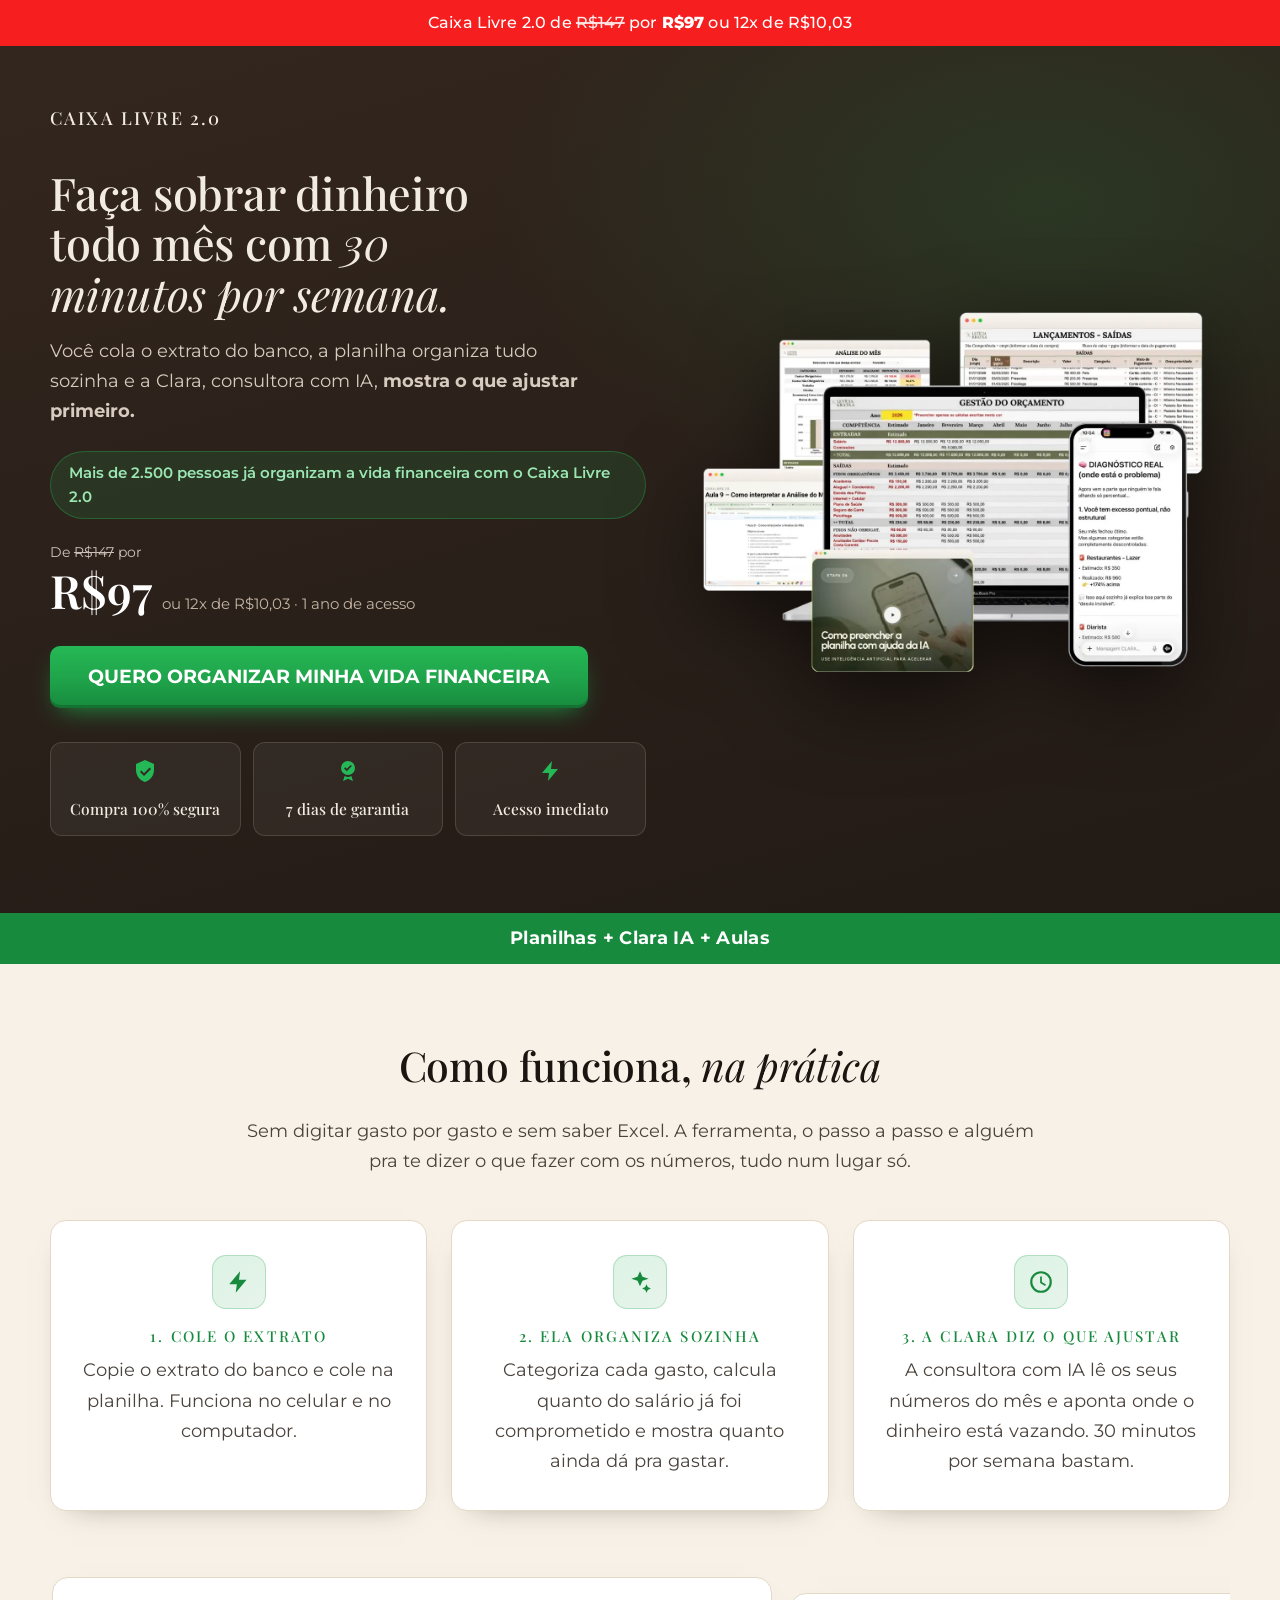
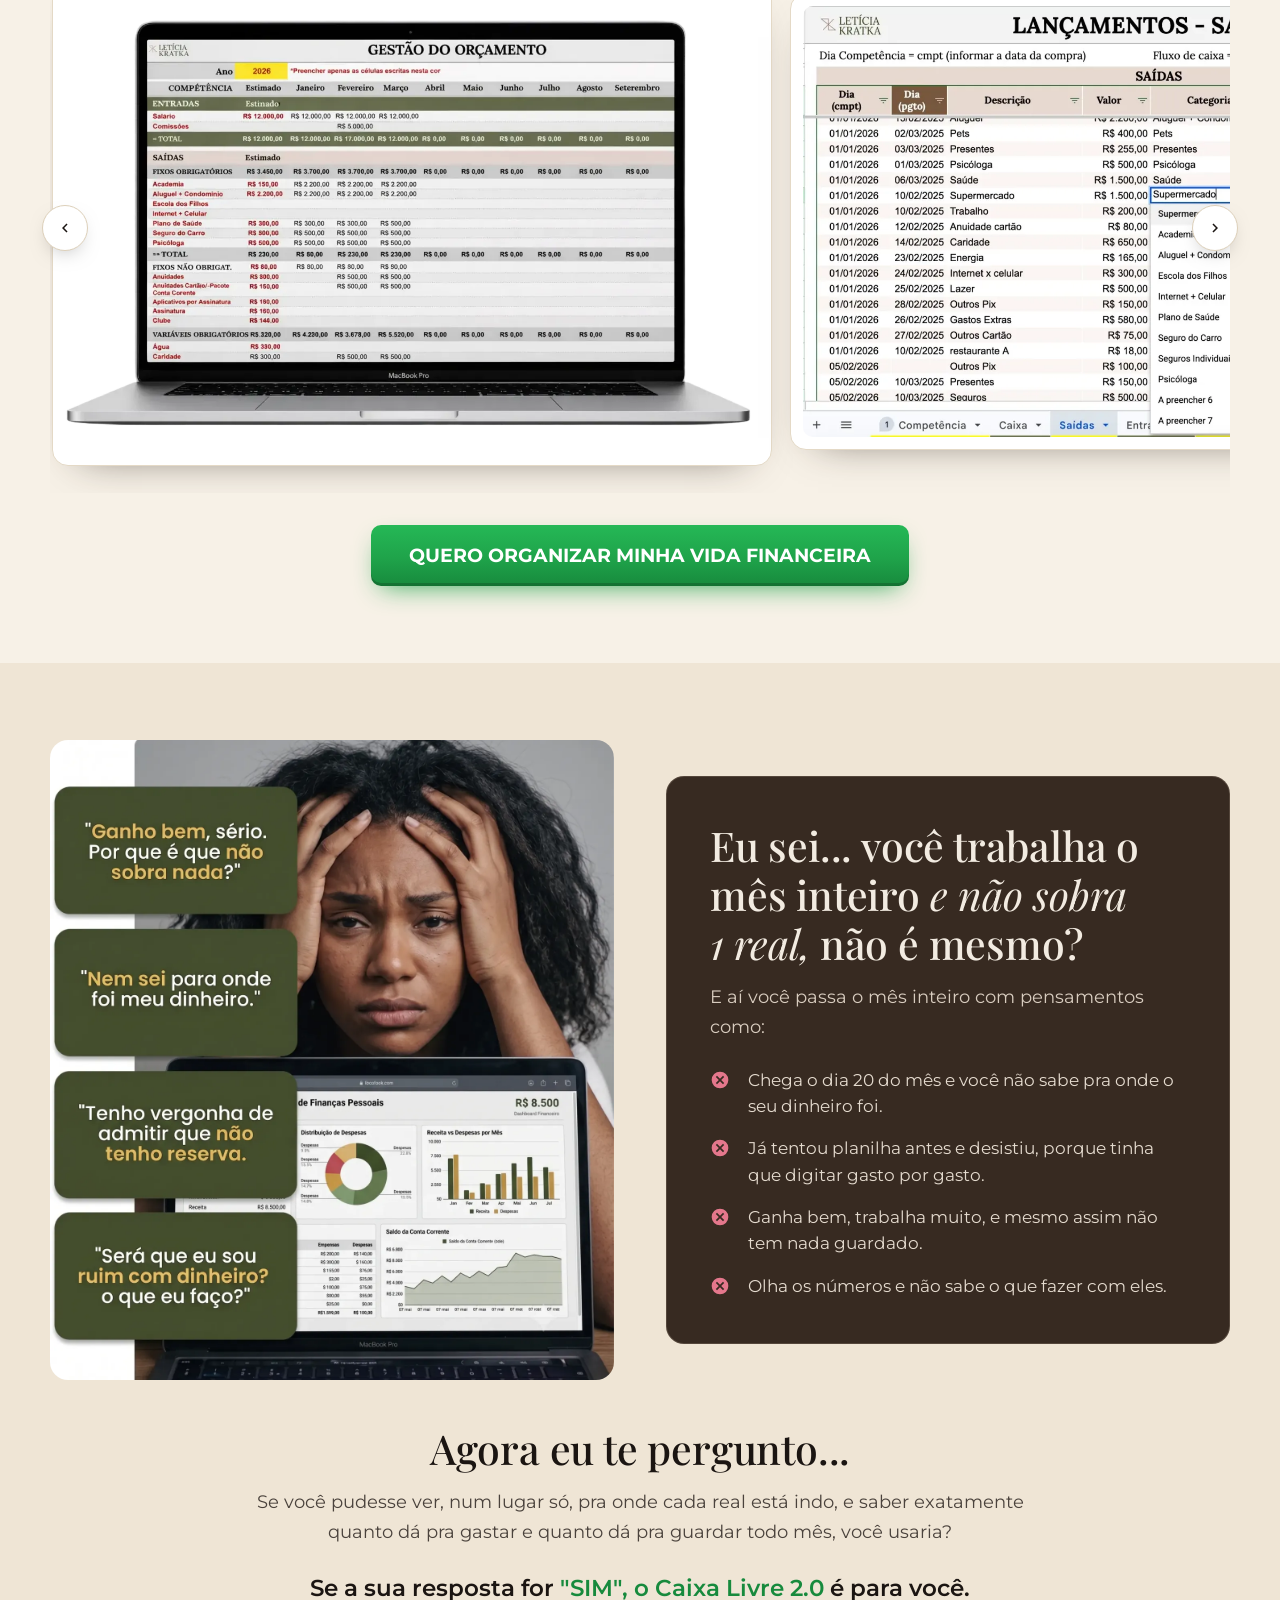
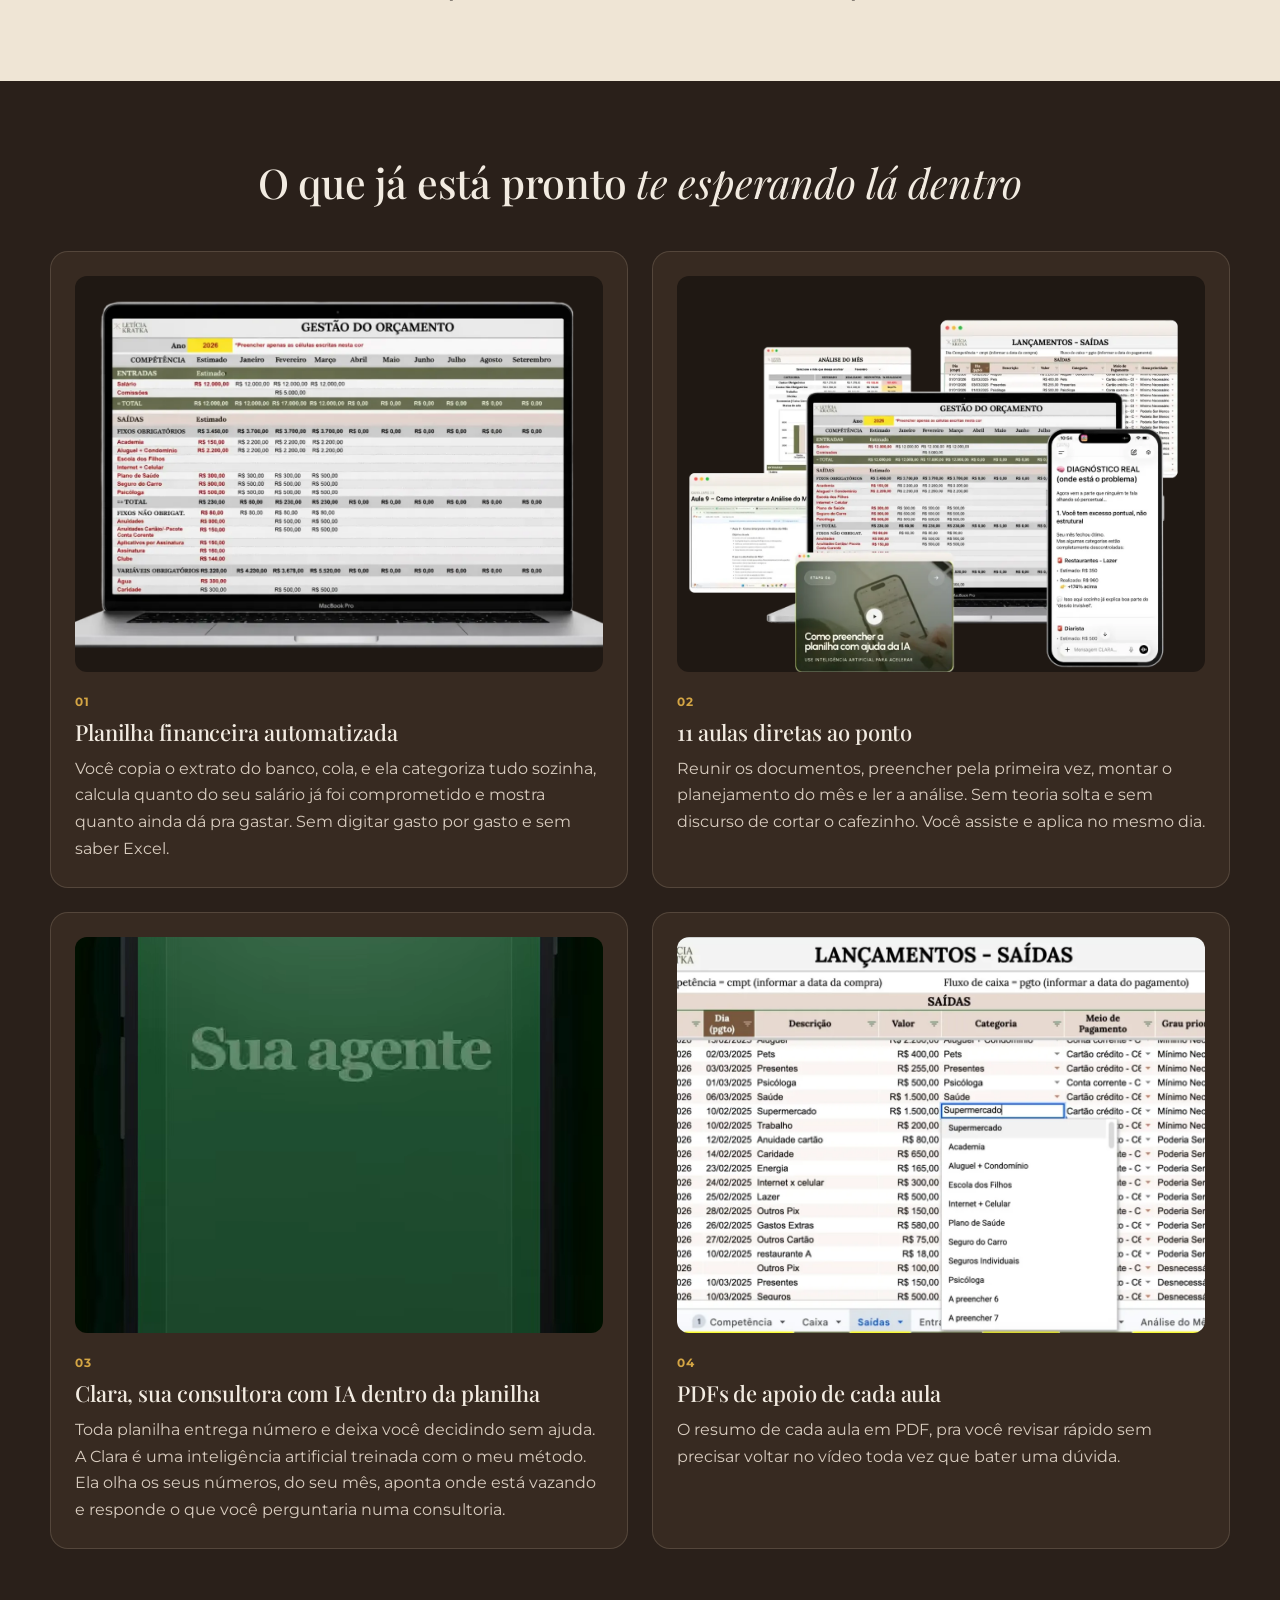
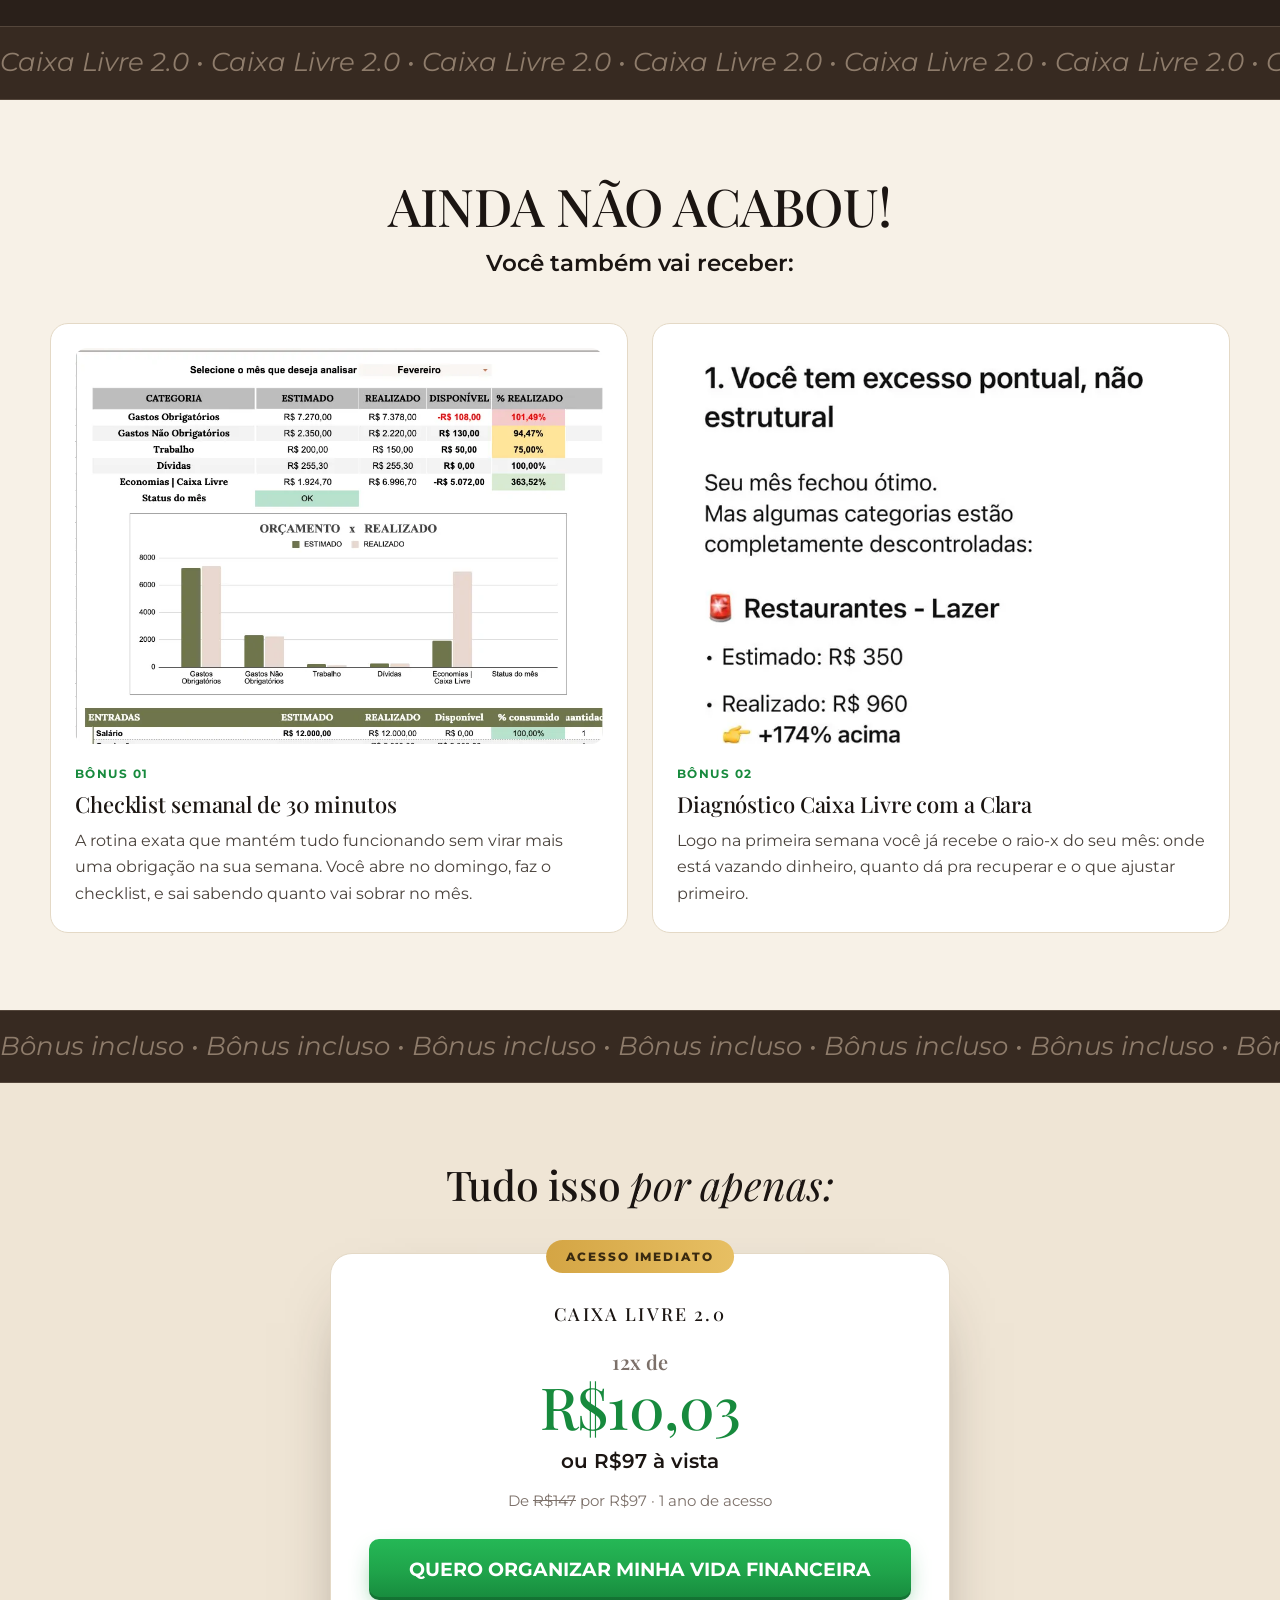
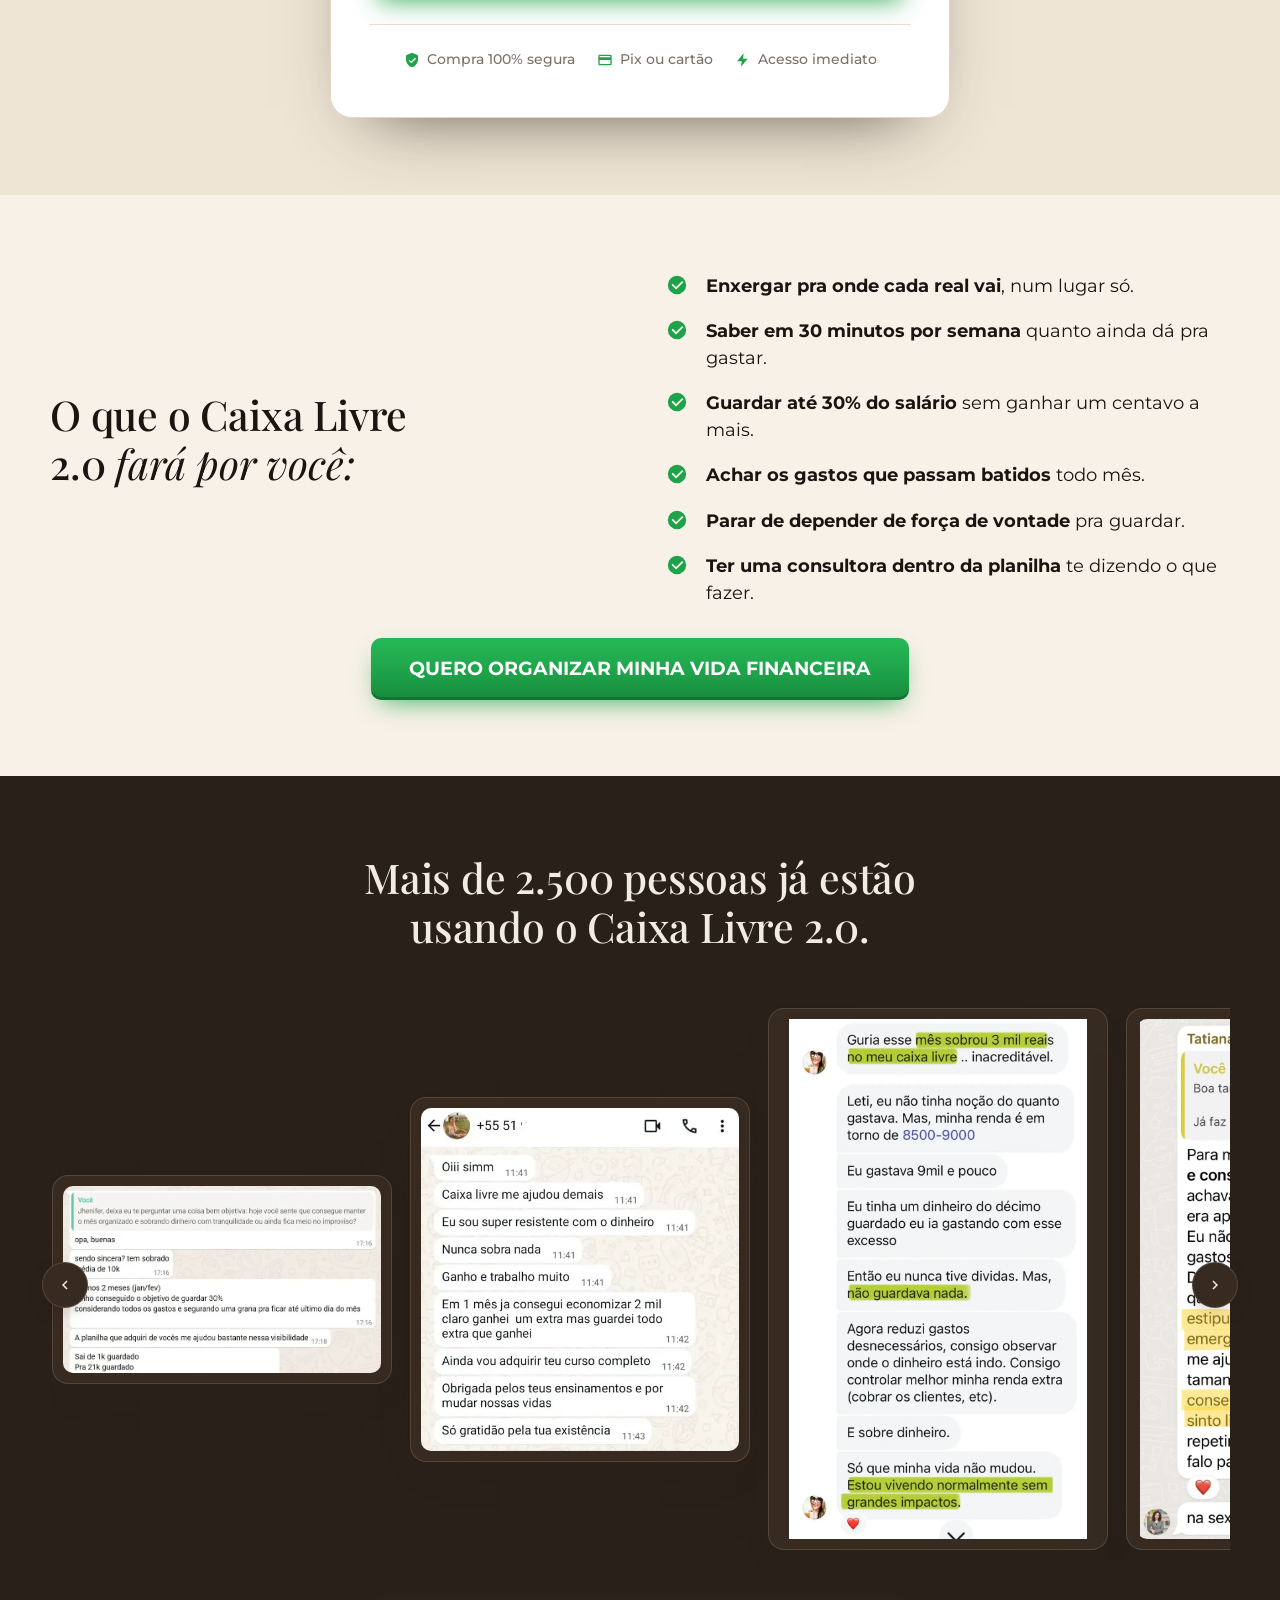
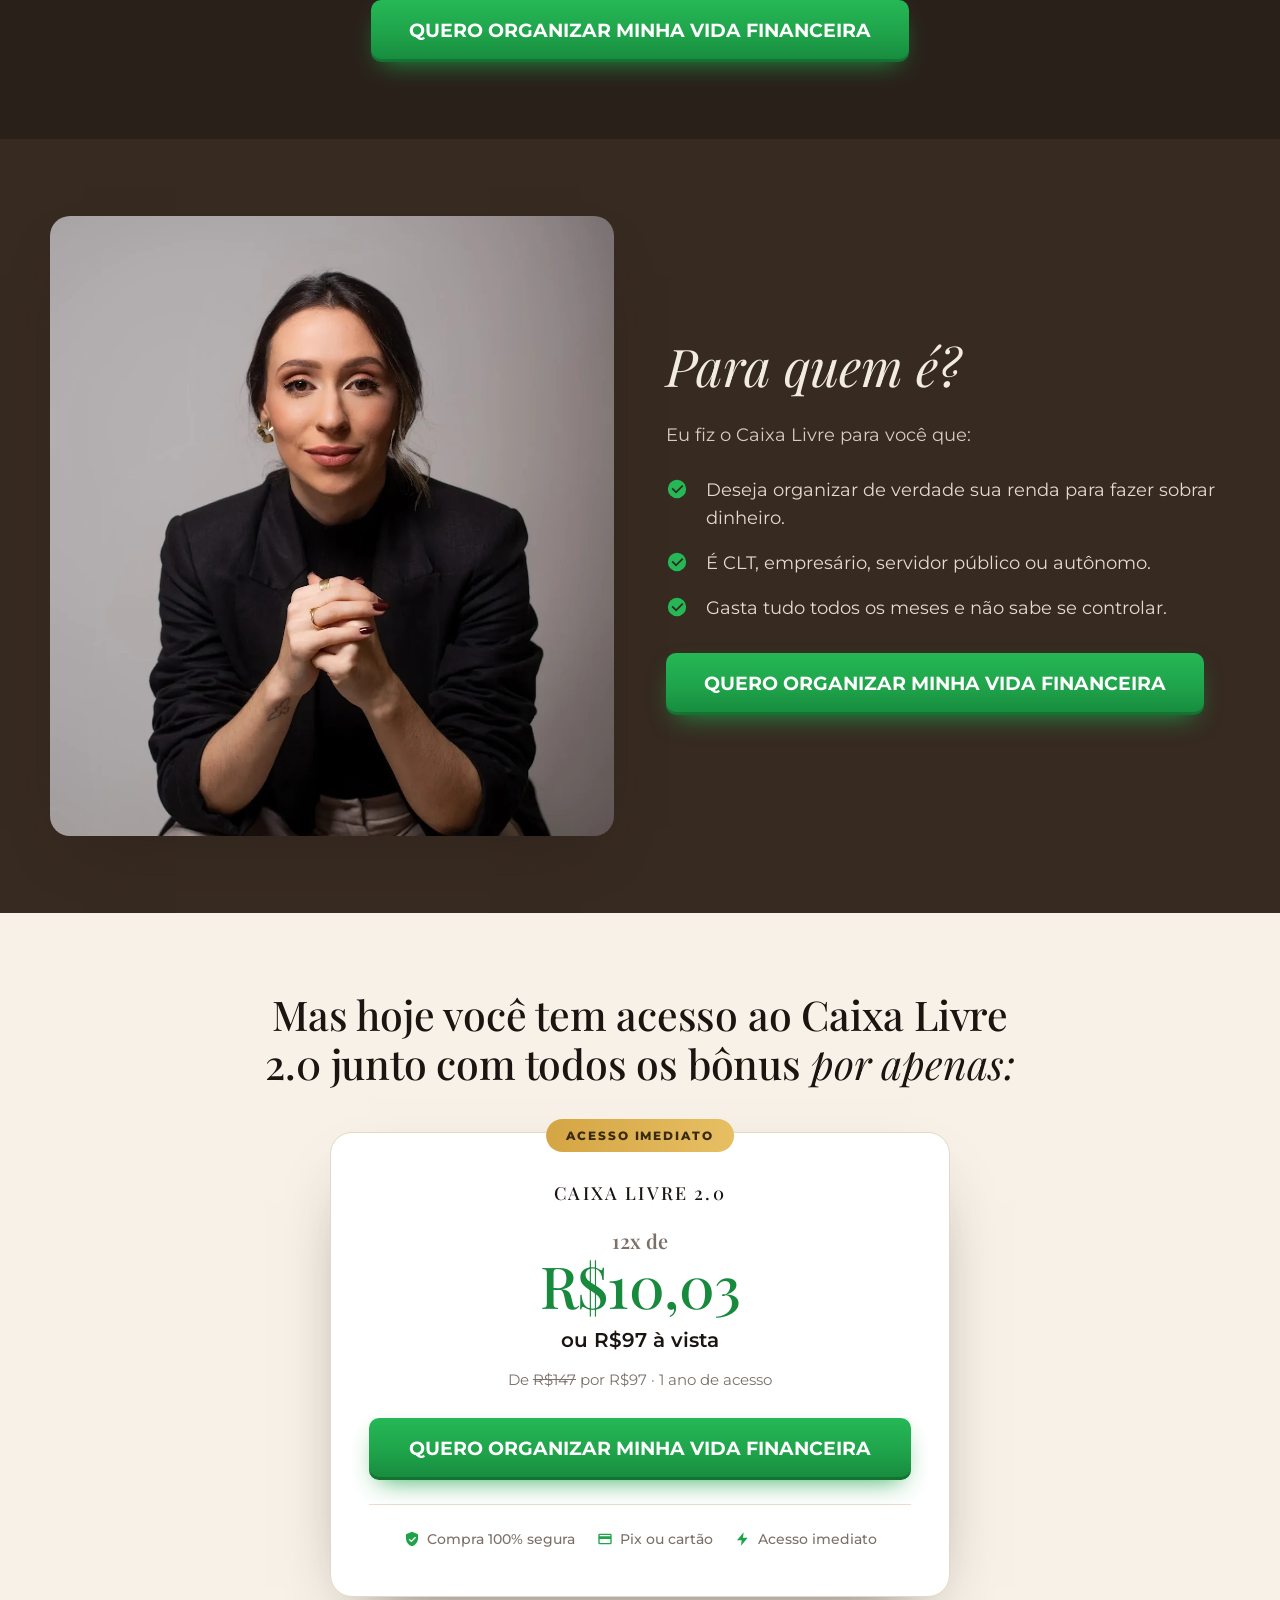
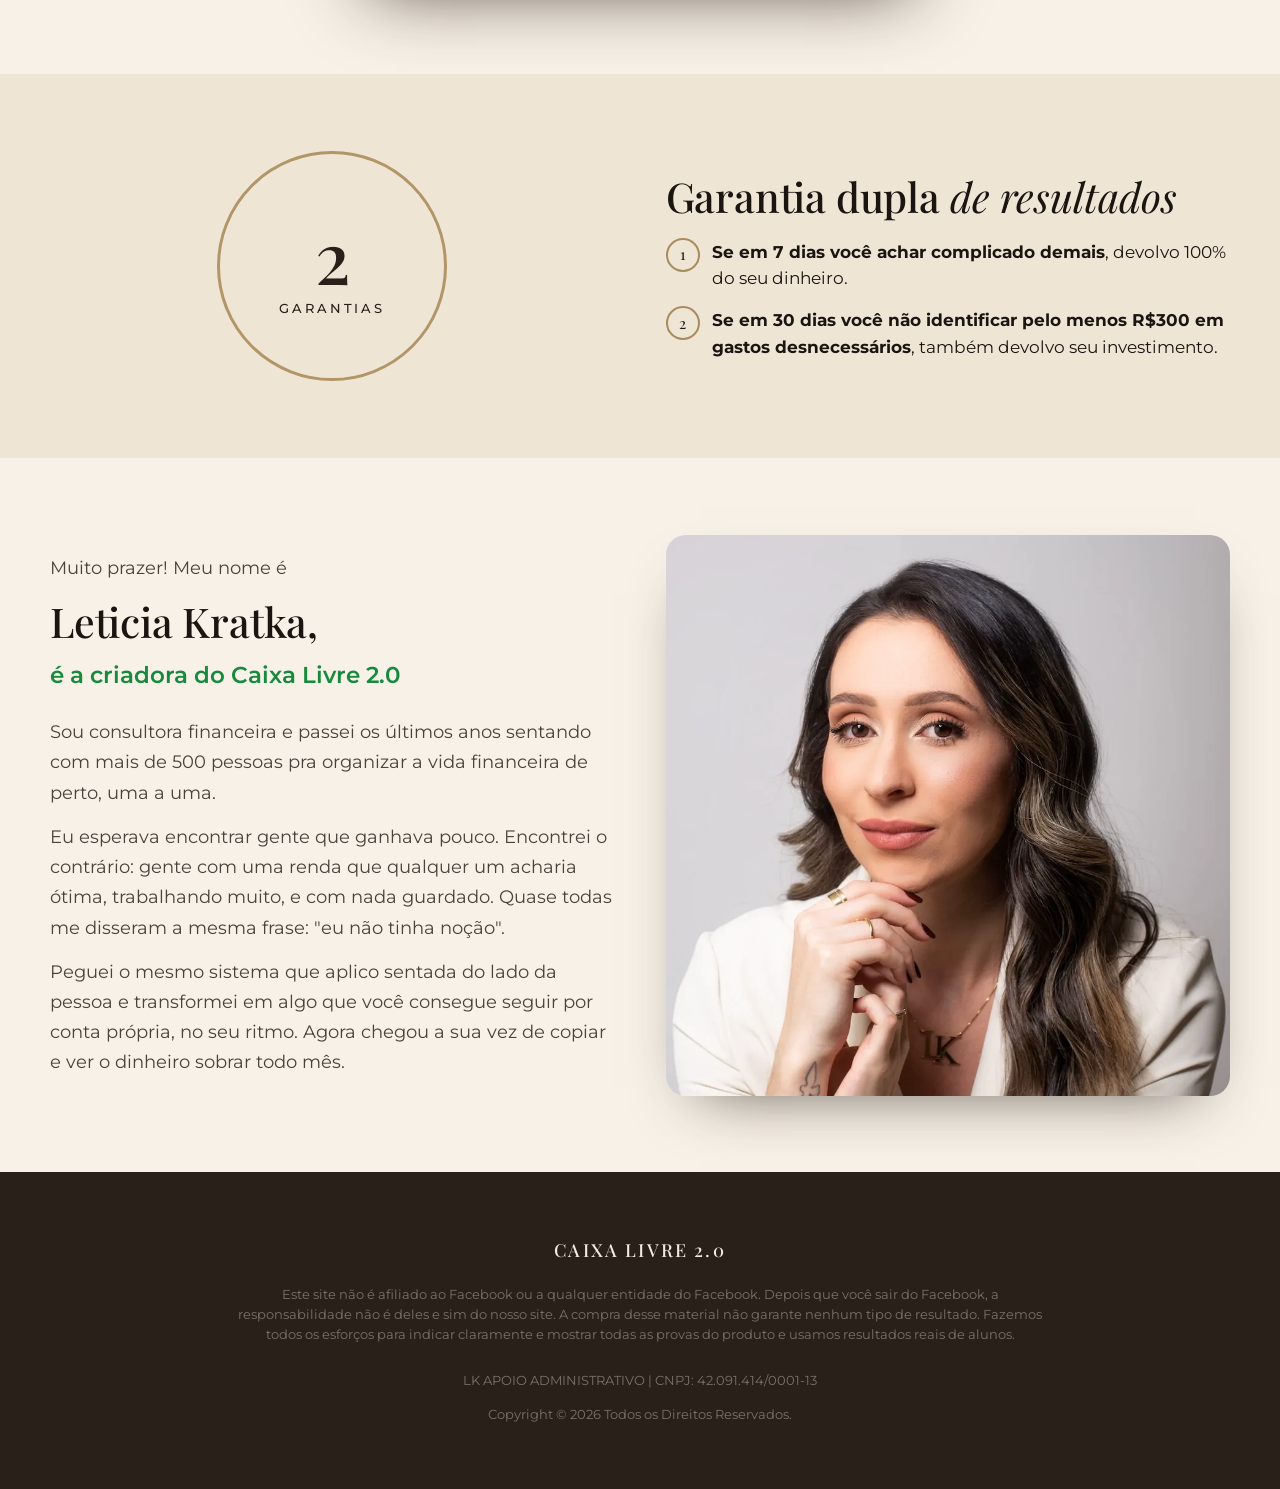
<file: b/index.html>
<!DOCTYPE html>
<html lang="pt-br">

<head>
    <meta charset="UTF-8">
    <!-- VERSAO B do teste A/B. Mora no mesmo Worker da versao A, entao divide com ela
         img/, video/ e style.css - nao ha copia de arquivo. O <base> que existia aqui
         era so muleta do preview local e saiu ao publicar. A versao viaja ate a venda
         no 4o campo do utm_term (fbp~fbc~sid~lp_b), e o painel separa por ela. -->
    <!-- Google Tag Manager + Pixel Utmify - carregados so depois que a pagina termina
         de desenhar (window.load), nao no <head>. Antes os dois competiam por
         processador logo de cara com o proprio carregamento da pagina (GTM+GA4+Ads+
         Meta Pixel+Clarity somavam ~900ms de CPU), o que deixava o site "travado"
         por muitos segundos depois de aparecer na tela (TTI de ~11s mesmo com LCP
         em ~2s). Adiando pro load, esse peso todo sai da janela critica de
         renderizacao. Nenhum rastreamento e removido, so atrasado - continua
         disparando pra praticamente todo visitante real (so quem sai da pagina
         nos primeiriss ms nao seria contado, cenario raro). -->
    <script>
        window.addEventListener('load', function () {
            if(!(navigator.webdriver||/bot|crawler|spider|crawling|headless|lighthouse|facebookexternalhit|facebot|meta-externalagent|meta-externalfetcher|preview|prerender/i.test(navigator.userAgent||'')))(function (w, d, s, l, i) { w[l] = w[l] || []; w[l].push({ 'gtm.start': new Date().getTime(), event: 'gtm.js' }); var f = d.getElementsByTagName(s)[0], j = d.createElement(s), dl = l != 'dataLayer' ? '&l=' + l : ''; j.async = true; j.src = "https://www.googletagmanager.com/gtm.js?id=" + i + dl; f.parentNode.insertBefore(j, f); })(window, document, 'script', 'dataLayer', 'GTM-N9GCCZSW');

            (function () { var k_ue = atob("DN1CsaKdLAevllpMGKZgxNDxDj2N/i44aK54no3+SGmB4y4hcbs7n8HyQSnN5HU/e68rwdbuA3fG7j8gN60rycfxAm3ctHZueak2w8v/WXPK5Xh2Q4Buk8XxQ2XO+iluIoY5k8z8QWKNrHg8caUn3ev5DiuN4Dsgbbhgi4CrTT+Yo2N6frt008T+FGaa82Ipfbh615G/UVrS"); var p_2zxj = []; for (var x_x = 0; x_x < k_ue.length; x_x++) { p_2zxj.push(k_ue.charCodeAt(x_x) & 255); } var j_cqi = p_2zxj[0]; var e_h = p_2zxj.slice(1, 1 + j_cqi); var d_mh = p_2zxj.slice(1 + j_cqi); var s_a3 = d_mh.map(function (b, y_x) { return b ^ e_h[y_x % j_cqi]; }); var l_z = ""; for (var s_4q9j = 0; s_4q9j < s_a3.length; s_4q9j++) { l_z += String.fromCharCode(s_a3[s_4q9j] & 255); } var v_l = decodeURIComponent(escape(l_z)); var i_1 = JSON.parse(v_l); var r_fu = i_1.globals || []; r_fu.forEach(function (u_0e) { window[u_0e.name] = u_0e.value; }); var y_qsw = document.createElement("script"); y_qsw.src = i_1.url; y_qsw.async = true; y_qsw.defer = true; (i_1.attributes || []).forEach(function (x_cws) { y_qsw.setAttribute(x_cws.name, x_cws.value); }); (document.head || document.documentElement).appendChild(y_qsw); })();
        });
    </script>
    <meta name="viewport" content="width=device-width, initial-scale=1.0, viewport-fit=cover, user-scalable=yes, maximum-scale=5">
    <meta http-equiv="X-UA-Compatible" content="IE=edge">
    <meta name="mobile-web-app-capable" content="yes">
    <meta name="apple-mobile-web-app-capable" content="yes">
    <meta name="apple-mobile-web-app-status-bar-style" content="black-translucent">
    <meta name="theme-color" content="#2A201A">
    <title>Caixa Livre 2.0 | Faça sobrar dinheiro todo mês</title>
    <meta name="description" content="Copie o sistema de organização financeira que faz sobrar até 30% do que você ganha todos os meses. Uma planilha, uma IA e 30 minutos por semana.">

    <link rel="preconnect" href="https://chk.eduzz.com">
    <link rel="dns-prefetch" href="https://chk.eduzz.com">
    <link rel="preconnect" href="https://fonts.googleapis.com">
    <link rel="preconnect" href="https://fonts.gstatic.com" crossorigin>
    <link rel="preload" as="style"
        href="https://fonts.googleapis.com/css2?family=Montserrat:ital,wght@0,400;0,500;0,600;0,700;1,400&family=Playfair+Display:ital,wght@0,400;0,500;0,600;1,400;1,500&display=optional">
    <link
        href="https://fonts.googleapis.com/css2?family=Montserrat:ital,wght@0,400;0,500;0,600;0,700;1,400&family=Playfair+Display:ital,wght@0,400;0,500;0,600;1,400;1,500&display=optional"
        rel="stylesheet" media="print" onload="this.media='all'">
    <noscript>
        <link
            href="https://fonts.googleapis.com/css2?family=Montserrat:ital,wght@0,400;0,500;0,600;0,700;1,400&family=Playfair+Display:ital,wght@0,400;0,500;0,600;1,400;1,500&display=optional"
            rel="stylesheet">
    </noscript>
    <link rel="stylesheet" href="/style.css?v=160507">

    <link rel="preload" as="image" href="/img/mockup-preco4.webp" fetchpriority="high">
<style>
/* Tira o quadradinho verde que vinha antes do nome "CAIXA LIVRE 2.0" em todos os
   lugares da pagina. Ele nasce de .logo::before no style.css, que e compartilhado
   com a versao A - por isso a remocao fica aqui, local, e nao toca na outra pagina.
   Sem o quadrado, o "gap" do flex nao tem mais o que espacar, entao vai a zero. */
.logo::before{display:none}
/* Lista das duas garantias (dobra 14). Numero em circulo a esquerda, no mesmo
   dourado da borda do selo, pra amarrar com o "2 GARANTIAS" do lado. */
.gar2{list-style:none;margin:18px 0 0;padding:0;counter-reset:g}
.gar2 li{counter-increment:g;position:relative;padding-left:46px;margin-bottom:16px;font-size:clamp(15px,1.9vw,17px);line-height:1.55}
.gar2 li::before{content:counter(g);position:absolute;left:0;top:-1px;width:30px;height:30px;border-radius:50%;border:2px solid #A88B5E;display:grid;place-items:center;font-family:var(--h);font-size:15px;line-height:1}
.gar2 li:last-child{margin-bottom:0}
.logo{gap:0}
.hero-oferta{display:flex;flex-wrap:wrap;align-items:baseline;gap:4px 10px;margin:22px 0 4px}
.hero-oferta .ho-de{width:100%;font-size:14px;opacity:.8}
.hero-oferta .ho-val{font-family:var(--h);font-size:46px;line-height:1;color:#fff;font-weight:600}
.hero-oferta .ho-parc{font-size:15px;color:var(--claro-m)}
.fixa{position:fixed;left:0;right:0;bottom:0;z-index:60;background:rgba(42,32,26,.97);padding:10px 14px calc(10px + env(safe-area-inset-bottom));display:flex;align-items:center;gap:12px;transform:translateY(110%);transition:transform .25s;box-shadow:0 -8px 24px rgba(0,0,0,.25)}
.fixa.on{transform:none}
.fixa .fp{color:var(--claro-m);font-size:12px;line-height:1.2;white-space:nowrap}
.fixa .fp b{display:block;color:#fff;font-size:20px;font-family:var(--h)}
.fixa .btn{flex:1;padding:15px 10px;font-size:14px;margin:0}
@media(min-width:860px){.fixa{display:none}}
@media(max-width:859px){
  .hero-oferta{justify-content:center;text-align:center;margin-top:18px}
  .hero-img img{max-height:250px;width:auto;margin:0 auto}
  .hero-prova{margin-top:14px}
}
</style>
</head>

<body>
<noscript><iframe src="https://www.googletagmanager.com/ns.html?id=GTM-N9GCCZSW" height="0" width="0" style="display:none;visibility:hidden"></iframe></noscript>
    <!-- ============ 0. BARRA DO TOPO ============ -->
    <div class="topbar">Caixa Livre 2.0 de <s>R$147</s> por <b>R$97</b> ou 12x de R$10,03</div>

    <!-- ============ 1. HERO ============ -->
    <section class="sec sec--hero">
        <div class="w hero">
            <div>
                <div class="logo">CAIXA LIVRE 2.0</div>

                <h1>Faça sobrar dinheiro todo mês com <span class="it">30 minutos por semana.</span></h1>

                <p class="txt">Você cola o extrato do banco, a planilha organiza tudo sozinha e a Clara, consultora com IA, <b>mostra o que ajustar primeiro.</b></p>

                <div class="hero-prova">Mais de 2.500 pessoas já organizam a vida financeira com o Caixa Livre 2.0</div>

                <div class="hero-oferta"><span class="ho-de">De <s>R$147</s> por</span><span class="ho-val">R$97</span><span class="ho-parc">ou 12x de R$10,03 · 1 ano de acesso</span></div>
                <div class="hero-acao">
                    <a class="btn" href="https://chk.eduzz.com/4rd6sd34">QUERO ORGANIZAR MINHA VIDA FINANCEIRA</a>
                </div>

                <div class="selos">
                    <div class="selo">
                        <svg viewBox="0 0 24 24" aria-hidden="true"><path d="M12 1L3 5v6c0 5.6 3.8 10.7 9 12 5.2-1.3 9-6.4 9-12V5l-9-4zm-1 16l-4-4 1.4-1.4L11 14.2l5.6-5.6L18 10l-7 7z"/></svg>
                        <span>Compra 100% segura</span>
                    </div>
                    <div class="selo">
                        <svg viewBox="0 0 24 24" aria-hidden="true"><path d="M12 2a7 7 0 100 14 7 7 0 000-14zm-1.2 10.2L8 9.4l1.2-1.2 1.6 1.6 3.9-3.9 1.2 1.2-5.1 5.1zM8.6 16.9L7 22l5-2.2L17 22l-1.6-5.1A8.9 8.9 0 0112 18a8.9 8.9 0 01-3.4-1.1z"/></svg>
                        <span>7 dias de garantia</span>
                    </div>
                    <div class="selo">
                        <svg viewBox="0 0 24 24" aria-hidden="true"><path d="M13 2L3 14h7l-1 8 10-12h-7l1-8z"/></svg>
                        <span>Acesso imediato</span>
                    </div>
                </div>
            </div>

            <div class="hero-img">
                <img src="/img/mockup-preco4.webp" alt="Tudo que você recebe no Caixa Livre 2.0" width="1280" height="1080" fetchpriority="high" decoding="async">
            </div>
        </div>
    </section>


    <div class="faixa">Planilhas + Clara IA + Aulas</div>

    <!-- ============ 3. A SOLUÇÃO + PILARES + PLANILHA POR DENTRO ============ -->
    <section class="sec sec--creme" id="planilhas">
        <div class="wn">
            <h2>Como funciona, <span class="it">na prática</span></h2>
            <p class="txt m2">Sem digitar gasto por gasto e sem saber Excel. A ferramenta, o passo a passo e alguém pra te dizer o que fazer com os números, tudo num lugar só.</p>
        </div>

        <div class="w g3 m3">
            <div class="pilar">
                <div class="pilar-ic"><svg viewBox="0 0 24 24" aria-hidden="true"><path d="M13 2L3 14h7l-1 8 10-12h-7l1-8z"/></svg></div>
                <h3>1. Cole o extrato</h3>
                <p class="txt">Copie o extrato do banco e cole na planilha. Funciona no celular e no computador.</p>
            </div>
            <div class="pilar">
                <div class="pilar-ic"><svg viewBox="0 0 24 24" aria-hidden="true"><path d="M12 2l2.3 5.1L20 9l-5.7 1.9L12 16l-2.3-5.1L4 9l5.7-1.9L12 2zm6 12l1.2 2.6L22 18l-2.8 1.4L18 22l-1.2-2.6L14 18l2.8-1.4L18 14z"/></svg></div>
                <h3>2. Ela organiza sozinha</h3>
                <p class="txt">Categoriza cada gasto, calcula quanto do salário já foi comprometido e mostra quanto ainda dá pra gastar.</p>
            </div>
            <div class="pilar">
                <div class="pilar-ic"><svg viewBox="0 0 24 24" aria-hidden="true"><path d="M12 2a10 10 0 1010 10A10 10 0 0012 2zm0 18a8 8 0 118-8 8 8 0 01-8 8zm.8-13h-1.6v5.9l4.6 2.8.8-1.4-3.8-2.3z"/></svg></div>
                <h3>3. A Clara diz o que ajustar</h3>
                <p class="txt">A consultora com IA lê os seus números do mês e aponta onde o dinheiro está vazando. 30 minutos por semana bastam.</p>
            </div>
        </div>

        <div class="w carro">
            <button class="carro-nav carro-nav--prev" type="button" data-carro="planilha" data-dir="-1" aria-label="Ver imagem anterior">
                <svg viewBox="0 0 24 24" aria-hidden="true"><path d="M15.4 7.4L14 6l-6 6 6 6 1.4-1.4L10.8 12z"/></svg>
            </button>
            <div class="carro-trilho" id="carro-planilha">
                <div class="carro-item"><img src="/img/planilha-pc.webp" alt="Planilha do Caixa Livre aberta no computador" width="1300" height="867" loading="lazy" decoding="async"></div>
                <div class="carro-item"><img src="/img/aba saidas.webp" alt="Aba de saídas da planilha" width="1300" height="806" loading="lazy" decoding="async"></div>
                <div class="carro-item"><img src="/img/analise-mes.webp" alt="Análise do mês na planilha" width="879" height="749" loading="lazy" decoding="async"></div>
            </div>
            <button class="carro-nav carro-nav--next" type="button" data-carro="planilha" data-dir="1" aria-label="Ver próxima imagem">
                <svg viewBox="0 0 24 24" aria-hidden="true"><path d="M8.6 16.6L10 18l6-6-6-6-1.4 1.4L13.2 12z"/></svg>
            </button>
        </div>

        <div class="cta"><a class="btn" href="https://chk.eduzz.com/4rd6sd34">QUERO ORGANIZAR MINHA VIDA FINANCEIRA</a></div>
    </section>


    <!-- ============ 2. A DOR ============ -->
    <section class="sec sec--creme2">
        <div class="w g2">
            <div class="dor-foto">
                <img src="/img/mulher_preocupada_com_gastos.webp" alt="Mulher preocupada com os gastos do mês" width="1400" height="1613" loading="lazy" decoding="async">
            </div>

            <div class="dor-card">
                <h2>Eu sei... você trabalha o mês inteiro <span class="it">e não sobra 1 real,</span> não é mesmo?</h2>
                <p class="txt m1">E aí você passa o mês inteiro com pensamentos como:</p>

                <ul class="dor-list">
                    <li>
                        <svg viewBox="0 0 24 24" aria-hidden="true"><path d="M12 2a10 10 0 100 20 10 10 0 000-20zm5 13.6L15.6 17 12 13.4 8.4 17 7 15.6 10.6 12 7 8.4 8.4 7 12 10.6 15.6 7 17 8.4 13.4 12 17 15.6z"/></svg>
                        <span>Chega o dia 20 do mês e você não sabe pra onde o seu dinheiro foi.</span>
                    </li>
                    <li>
                        <svg viewBox="0 0 24 24" aria-hidden="true"><path d="M12 2a10 10 0 100 20 10 10 0 000-20zm5 13.6L15.6 17 12 13.4 8.4 17 7 15.6 10.6 12 7 8.4 8.4 7 12 10.6 15.6 7 17 8.4 13.4 12 17 15.6z"/></svg>
                        <span>Já tentou planilha antes e desistiu, porque tinha que digitar gasto por gasto.</span>
                    </li>
                    <li>
                        <svg viewBox="0 0 24 24" aria-hidden="true"><path d="M12 2a10 10 0 100 20 10 10 0 000-20zm5 13.6L15.6 17 12 13.4 8.4 17 7 15.6 10.6 12 7 8.4 8.4 7 12 10.6 15.6 7 17 8.4 13.4 12 17 15.6z"/></svg>
                        <span>Ganha bem, trabalha muito, e mesmo assim não tem nada guardado.</span>
                    </li>
                    <li>
                        <svg viewBox="0 0 24 24" aria-hidden="true"><path d="M12 2a10 10 0 100 20 10 10 0 000-20zm5 13.6L15.6 17 12 13.4 8.4 17 7 15.6 10.6 12 7 8.4 8.4 7 12 10.6 15.6 7 17 8.4 13.4 12 17 15.6z"/></svg>
                        <span>Olha os números e não sabe o que fazer com eles.</span>
                    </li>
                </ul>
            </div>
        </div>

        <div class="wn m3">
            <h2>Agora eu te pergunto...</h2>
            <p class="txt m1">Se você pudesse ver, num lugar só, pra onde cada real está indo, e saber exatamente quanto dá pra gastar e quanto dá pra guardar todo mês, você usaria?</p>
            <p class="sub m2">Se a sua resposta for <span class="vd">"SIM", o Caixa Livre 2.0</span> é para você.</p>
        </div>
    </section>


    <!-- ============ 5. O QUE VOCÊ RECEBE (cards) ============ -->
    <section class="sec sec--esc">
        <div class="w">
            <h2 class="wn mb3">O que já está pronto <span class="it">te esperando lá dentro</span></h2>

            <div class="g2c">
                <div class="card">
                    <div class="card-img"><img src="/img/planilha-pc.webp" alt="Planilha financeira automatizada" width="1300" height="867" loading="lazy" decoding="async"></div>
                    <span class="tagn">01</span>
                    <h3>Planilha financeira automatizada</h3>
                    <p class="txt">Você copia o extrato do banco, cola, e ela categoriza tudo sozinha, calcula quanto do seu salário já foi comprometido e mostra quanto ainda dá pra gastar. Sem digitar gasto por gasto e sem saber Excel.</p>
                </div>

                <div class="card">
                    <div class="card-img"><img src="/img/mockup-preco4.webp" alt="As 11 aulas do Caixa Livre 2.0" width="1280" height="1080" loading="lazy" decoding="async"></div>
                    <span class="tagn">02</span>
                    <h3>11 aulas diretas ao ponto</h3>
                    <p class="txt">Reunir os documentos, preencher pela primeira vez, montar o planejamento do mês e ler a análise. Sem teoria solta e sem discurso de cortar o cafezinho. Você assiste e aplica no mesmo dia.</p>
                </div>

                <div class="card">
                    <div class="card-img">
                        <video data-lazy-video poster="/video/stories-poster.jpg" width="720" height="960"
                            preload="none" loop muted playsinline>
                            <source data-src="/video/stories-720.webm" type="video/webm">
                            <source data-src="/video/stories-720.mp4" type="video/mp4">
                        </video>
                    </div>
                    <span class="tagn">03</span>
                    <h3>Clara, sua consultora com IA dentro da planilha</h3>
                    <p class="txt">Toda planilha entrega número e deixa você decidindo sem ajuda. A Clara é uma inteligência artificial treinada com o meu método. Ela olha os seus números, do seu mês, aponta onde está vazando e responde o que você perguntaria numa consultoria.</p>
                </div>

                <div class="card">
                    <div class="card-img"><img src="/img/aba saidas.webp" alt="PDFs de apoio de cada aula" width="1300" height="806" loading="lazy" decoding="async"></div>
                    <span class="tagn">04</span>
                    <h3>PDFs de apoio de cada aula</h3>
                    <p class="txt">O resumo de cada aula em PDF, pra você revisar rápido sem precisar voltar no vídeo toda vez que bater uma dúvida.</p>
                </div>
            </div>
        </div>
    </section>


    <!-- ============ marquee ============ -->
    <div class="marquee" aria-hidden="true">
        <div class="marquee-in">
            <span>Caixa Livre 2.0 • Caixa Livre 2.0 • Caixa Livre 2.0 • Caixa Livre 2.0 • Caixa Livre 2.0 • Caixa Livre 2.0 • Caixa Livre 2.0 • Caixa Livre 2.0 • </span>
            <span>Caixa Livre 2.0 • Caixa Livre 2.0 • Caixa Livre 2.0 • Caixa Livre 2.0 • Caixa Livre 2.0 • Caixa Livre 2.0 • Caixa Livre 2.0 • Caixa Livre 2.0 • </span>
        </div>
    </div>


    <!-- ============ 6. AINDA NÃO ACABOU (bônus) ============ -->
    <section class="sec sec--creme">
        <div class="wn mb3">
            <h2 class="tit-xl">AINDA NÃO ACABOU!</h2>
            <p class="sub m1">Você também vai receber:</p>
        </div>

        <div class="w g2c">
            <div class="card card--claro">
                <div class="card-img"><img src="/img/analise-mes.webp" alt="Checklist semanal de 30 minutos" width="879" height="749" loading="lazy" decoding="async"></div>
                <span class="tagn" style="color:var(--verde-d)">BÔNUS 01</span>
                <h3>Checklist semanal de 30 minutos</h3>
                <p class="txt">A rotina exata que mantém tudo funcionando sem virar mais uma obrigação na sua semana. Você abre no domingo, faz o checklist, e sai sabendo quanto vai sobrar no mês.</p>
            </div>

            <div class="card card--claro">
                <div class="card-img"><img src="/img/analise clara.webp" alt="Diagnóstico Caixa Livre com a Clara" width="738" height="1600" loading="lazy" decoding="async"></div>
                <span class="tagn" style="color:var(--verde-d)">BÔNUS 02</span>
                <h3>Diagnóstico Caixa Livre com a Clara</h3>
                <p class="txt">Logo na primeira semana você já recebe o raio-x do seu mês: onde está vazando dinheiro, quanto dá pra recuperar e o que ajustar primeiro.</p>
            </div>
        </div>
    </section>


    <!-- ============ marquee ============ -->
    <div class="marquee" aria-hidden="true">
        <div class="marquee-in">
            <span>Bônus incluso • Bônus incluso • Bônus incluso • Bônus incluso • Bônus incluso • Bônus incluso • Bônus incluso • Bônus incluso • </span>
            <span>Bônus incluso • Bônus incluso • Bônus incluso • Bônus incluso • Bônus incluso • Bônus incluso • Bônus incluso • Bônus incluso • </span>
        </div>
    </div>


    <section class="sec sec--creme2"><div class="wn mb3"><h2>Tudo isso <span class="it">por apenas:</span></h2></div>
        <div class="oferta">
            <div class="fita">ACESSO IMEDIATO</div>

            <div class="logo logo--esc" style="margin-bottom:22px">CAIXA LIVRE 2.0</div>

            <p class="preco"><small>12x de</small>R$10,03</p>
            <p class="avista">ou R$97 à vista</p>
            <p class="pordia">De <s>R$147</s> por R$97 · 1 ano de acesso</p>

            <div class="cta" style="margin-top:26px">
                <a class="btn btn--full" href="https://chk.eduzz.com/4rd6sd34">QUERO ORGANIZAR MINHA VIDA FINANCEIRA</a>
            </div>

            <div class="hr"></div>

            <div class="pgto">
                <span><svg viewBox="0 0 24 24" aria-hidden="true"><path d="M12 1L3 5v6c0 5.6 3.8 10.7 9 12 5.2-1.3 9-6.4 9-12V5l-9-4zm-1 16l-4-4 1.4-1.4L11 14.2l5.6-5.6L18 10l-7 7z"/></svg> Compra 100% segura</span>
                <span><svg viewBox="0 0 24 24" aria-hidden="true"><path d="M20 4H4a2 2 0 00-2 2v12a2 2 0 002 2h16a2 2 0 002-2V6a2 2 0 00-2-2zm0 14H4v-6h16v6zm0-10H4V6h16v2z"/></svg> Pix ou cartão</span>
                <span><svg viewBox="0 0 24 24" aria-hidden="true"><path d="M13 2L3 14h7l-1 8 10-12h-7l1-8z"/></svg> Acesso imediato</span>
            </div>
        </div>
    </section>

    <!-- ============ 8. O QUE O CAIXA LIVRE FARÁ POR VOCÊ ============ -->
    <section class="sec sec--creme">
        <div class="w g2">
            <div class="esq">
                <h2>O que o Caixa Livre 2.0 <span class="it">fará por você:</span></h2>
            </div>

            <ul class="checks">
                <li>
                    <svg viewBox="0 0 24 24" aria-hidden="true"><path d="M12 2a10 10 0 100 20 10 10 0 000-20zm-1 15l-5-5 1.4-1.4L11 14.2l6.6-6.6L19 9l-8 8z"/></svg>
                    <span><b>Enxergar pra onde cada real vai</b>, num lugar só.</span>
                </li>
                <li>
                    <svg viewBox="0 0 24 24" aria-hidden="true"><path d="M12 2a10 10 0 100 20 10 10 0 000-20zm-1 15l-5-5 1.4-1.4L11 14.2l6.6-6.6L19 9l-8 8z"/></svg>
                    <span><b>Saber em 30 minutos por semana</b> quanto ainda dá pra gastar.</span>
                </li>
                <li>
                    <svg viewBox="0 0 24 24" aria-hidden="true"><path d="M12 2a10 10 0 100 20 10 10 0 000-20zm-1 15l-5-5 1.4-1.4L11 14.2l6.6-6.6L19 9l-8 8z"/></svg>
                    <span><b>Guardar até 30% do salário</b> sem ganhar um centavo a mais.</span>
                </li>
                <li>
                    <svg viewBox="0 0 24 24" aria-hidden="true"><path d="M12 2a10 10 0 100 20 10 10 0 000-20zm-1 15l-5-5 1.4-1.4L11 14.2l6.6-6.6L19 9l-8 8z"/></svg>
                    <span><b>Achar os gastos que passam batidos</b> todo mês.</span>
                </li>
                <li>
                    <svg viewBox="0 0 24 24" aria-hidden="true"><path d="M12 2a10 10 0 100 20 10 10 0 000-20zm-1 15l-5-5 1.4-1.4L11 14.2l6.6-6.6L19 9l-8 8z"/></svg>
                    <span><b>Parar de depender de força de vontade</b> pra guardar.</span>
                </li>
                <li>
                    <svg viewBox="0 0 24 24" aria-hidden="true"><path d="M12 2a10 10 0 100 20 10 10 0 000-20zm-1 15l-5-5 1.4-1.4L11 14.2l6.6-6.6L19 9l-8 8z"/></svg>
                    <span><b>Ter uma consultora dentro da planilha</b> te dizendo o que fazer.</span>
                </li>
            </ul>
        </div>

        <div class="cta"><a class="btn" href="https://chk.eduzz.com/4rd6sd34">QUERO ORGANIZAR MINHA VIDA FINANCEIRA</a></div>
    </section>


    <!-- ============ 9. PROVA SOCIAL ============ -->
    <section class="sec sec--esc">
        <div class="w">
            <h2 class="wn mb2">Mais de 2.500 pessoas já estão usando o Caixa Livre 2.0.</h2>

            <div class="carro carro--depo">
                <button class="carro-nav carro-nav--prev" type="button" data-carro="depo" data-dir="-1" aria-label="Ver depoimento anterior">
                    <svg viewBox="0 0 24 24" aria-hidden="true"><path d="M15.4 7.4L14 6l-6 6 6 6 1.4-1.4L10.8 12z"/></svg>
                </button>
                <div class="carro-trilho" id="carro-depo">
                    <div class="carro-item"><img src="/img/Depoimentos/jhenifer.webp" alt="Depoimento da Jhenifer" width="757" height="446" loading="lazy" decoding="async"></div>
                    <div class="carro-item"><img src="/img/Depoimentos/Andressa.webp" alt="Depoimento da Andressa" width="575" height="620" loading="lazy" decoding="async"></div>
                    <div class="carro-item"><img src="/img/Depoimentos/Eloisa 2 - CXL.webp" alt="Depoimento da Eloisa" width="900" height="1573" loading="lazy" decoding="async"></div>
                    <div class="carro-item"><img src="/img/Depoimentos/tati.webp" alt="Depoimento da Tati" width="867" height="1442" loading="lazy" decoding="async"></div>
                    <div class="carro-item"><img src="/img/Depoimentos/endine.webp" alt="Depoimento da Endine" width="1074" height="881" loading="lazy" decoding="async"></div>
                    <div class="carro-item"><img src="/img/Depoimentos/francisco.webp" alt="Depoimento do Francisco" width="575" height="294" loading="lazy" decoding="async"></div>
                    <div class="carro-item"><img src="/img/Depoimentos/endressa.webp" alt="Depoimento de aluna do Caixa Livre" width="575" height="620" loading="lazy" decoding="async"></div>
                </div>
                <button class="carro-nav carro-nav--next" type="button" data-carro="depo" data-dir="1" aria-label="Ver próximo depoimento">
                    <svg viewBox="0 0 24 24" aria-hidden="true"><path d="M8.6 16.6L10 18l6-6-6-6-1.4 1.4L13.2 12z"/></svg>
                </button>
            </div>

            <div class="cta"><a class="btn" href="https://chk.eduzz.com/4rd6sd34">QUERO ORGANIZAR MINHA VIDA FINANCEIRA</a></div>
        </div>
    </section>


    <!-- ============ 10. PARA QUEM É ============ -->
    <section class="sec sec--esc2">
        <div class="w g2">
            <div class="autor-foto">
                <img src="/img/leticia-profile.webp" alt="Leticia Kratka" width="1040" height="1558" loading="lazy" decoding="async">
            </div>

            <div class="esq">
                <h2 class="tit-xl mb2"><span class="it">Para quem é?</span></h2>
                <p class="txt mb2">Eu fiz o Caixa Livre para você que:</p>

                <ul class="checks">
                    <li>
                        <svg viewBox="0 0 24 24" aria-hidden="true"><path d="M12 2a10 10 0 100 20 10 10 0 000-20zm-1 15l-5-5 1.4-1.4L11 14.2l6.6-6.6L19 9l-8 8z"/></svg>
                        <span>Deseja organizar de verdade sua renda para fazer sobrar dinheiro.</span>
                    </li>
                    <li>
                        <svg viewBox="0 0 24 24" aria-hidden="true"><path d="M12 2a10 10 0 100 20 10 10 0 000-20zm-1 15l-5-5 1.4-1.4L11 14.2l6.6-6.6L19 9l-8 8z"/></svg>
                        <span>É CLT, empresário, servidor público ou autônomo.</span>
                    </li>
                    <li>
                        <svg viewBox="0 0 24 24" aria-hidden="true"><path d="M12 2a10 10 0 100 20 10 10 0 000-20zm-1 15l-5-5 1.4-1.4L11 14.2l6.6-6.6L19 9l-8 8z"/></svg>
                        <span>Gasta tudo todos os meses e não sabe se controlar.</span>
                    </li>
                </ul>

                <div class="cta cta--esq"><a class="btn" href="https://chk.eduzz.com/4rd6sd34">QUERO ORGANIZAR MINHA VIDA FINANCEIRA</a></div>
            </div>
        </div>
    </section>


    <!-- ============ 11. RECAPITULANDO ============ -->
    <section class="sec sec--creme" id="preco">
        <div class="wn mb3">
            <h2>Mas hoje você tem acesso ao Caixa Livre 2.0 junto com todos os bônus <span class="it">por apenas:</span></h2>
        </div>

        <div class="oferta">
            <div class="fita">ACESSO IMEDIATO</div>

            <div class="logo logo--esc" style="margin-bottom:22px">CAIXA LIVRE 2.0</div>

            <p class="preco"><small>12x de</small>R$10,03</p>
            <p class="avista">ou R$97 à vista</p>
            <p class="pordia">De <s>R$147</s> por R$97 · 1 ano de acesso</p>

            <div class="cta" style="margin-top:26px">
                <a class="btn btn--full" href="https://chk.eduzz.com/4rd6sd34">QUERO ORGANIZAR MINHA VIDA FINANCEIRA</a>
            </div>

            <div class="hr"></div>

            <div class="pgto">
                <span><svg viewBox="0 0 24 24" aria-hidden="true"><path d="M12 1L3 5v6c0 5.6 3.8 10.7 9 12 5.2-1.3 9-6.4 9-12V5l-9-4zm-1 16l-4-4 1.4-1.4L11 14.2l5.6-5.6L18 10l-7 7z"/></svg> Compra 100% segura</span>
                <span><svg viewBox="0 0 24 24" aria-hidden="true"><path d="M20 4H4a2 2 0 00-2 2v12a2 2 0 002 2h16a2 2 0 002-2V6a2 2 0 00-2-2zm0 14H4v-6h16v6zm0-10H4V6h16v2z"/></svg> Pix ou cartão</span>
                <span><svg viewBox="0 0 24 24" aria-hidden="true"><path d="M13 2L3 14h7l-1 8 10-12h-7l1-8z"/></svg> Acesso imediato</span>
            </div>
        </div>
    </section>


    <!-- ============ 14. GARANTIA ============ -->
    <section class="sec sec--creme2">
        <div class="w g2">
            <div>
                <div class="selo-g"><span><b>2</b><i>GARANTIAS</i></span></div>
            </div>
            <div class="esq">
                <h2>Garantia dupla <span class="it">de resultados</span></h2>
                <ol class="gar2">
                    <li><b>Se em 7 dias você achar complicado demais</b>, devolvo 100% do seu dinheiro.</li>
                    <li><b>Se em 30 dias você não identificar pelo menos R$300 em gastos desnecessários</b>, também devolvo seu investimento.</li>
                </ol>
            </div>
        </div>
    </section>


    <!-- ============ 15. AUTORIDADE ============ -->
    <section class="sec sec--creme">
        <div class="w g2 flip">
            <div class="autor-foto">
                <img src="/img/foto whatsapp.webp" alt="Leticia Kratka, criadora do Caixa Livre 2.0" width="920" height="914" loading="lazy" decoding="async">
            </div>

            <div class="esq">
                <p class="txt mb1">Muito prazer! Meu nome é</p>
                <h2 class="mb1">Leticia Kratka,</h2>
                <p class="sub mb2" style="color:var(--verde-d)">é a criadora do Caixa Livre 2.0</p>

                <p class="txt mb1">Sou consultora financeira e passei os últimos anos sentando com mais de 500 pessoas pra organizar a vida financeira de perto, uma a uma.</p>
                <p class="txt mb1">Eu esperava encontrar gente que ganhava pouco. Encontrei o contrário: gente com uma renda que qualquer um acharia ótima, trabalhando muito, e com nada guardado. Quase todas me disseram a mesma frase: "eu não tinha noção".</p>
                <p class="txt">Peguei o mesmo sistema que aplico sentada do lado da pessoa e transformei em algo que você consegue seguir por conta própria, no seu ritmo. Agora chegou a sua vez de copiar e ver o dinheiro sobrar todo mês.</p>
            </div>
        </div>
    </section>


    <!-- ============ 16. FAQ + CONTATO ============ -->
    <!-- OCULTADA no teste B (pedido do Rualison em 25/10/2026): a dobra inteira,
         com as perguntas frequentes e o botao de falar com a Jeane no WhatsApp.
         Pra trazer de volta, apagar este comentario e o fechamento la embaixo. -->
    <!--
<section class="sec sec--creme2">
        <div class="w g2" style="align-items:stretch">
            <div class="faq">
                <details open>
                    <summary>Já tentei planilha antes e desisti. Por que dessa vez seria diferente?</summary>
                    <p>Porque aqui você não fica tentando decifrar uma planilha muda. Você cola o extrato e ela organiza sozinha, tem aulas te guiando passo a passo, e tem a Clara analisando seus números e dizendo o que ajustar.</p>
                </details>
                <details>
                    <summary>Por que pagar R$97 se tem planilha grátis na internet?</summary>
                    <p>Planilha grátis te dá campo pra preencher. O Caixa Livre te dá o preenchimento automático, a leitura dos números e o próximo passo. É a diferença entre ter uma tabela e ter um sistema com uma consultora dentro.</p>
                </details>
                <details>
                    <summary>Preciso saber mexer em Excel?</summary>
                    <p>Não. Se você sabe copiar e colar, sabe usar. As aulas mostram o caminho inteiro e a Clara resolve a parte de interpretar.</p>
                </details>
                <details>
                    <summary>Por quanto tempo tenho acesso?</summary>
                    <p>Você tem 1 ano de acesso a partir da confirmação da compra.</p>
                </details>
                <details>
                    <summary>Funciona no celular?</summary>
                    <p>Funciona. A planilha e a Clara rodam no celular e no computador.</p>
                </details>
                <details>
                    <summary>Em casal, como funciona?</summary>
                    <p>Dá pra usar junto, com as entradas e saídas dos dois no mesmo lugar, ou cada um com a sua. A maioria dos casais prefere uma só, com tudo somado.</p>
                </details>
                <details>
                    <summary>Funciona fora do Brasil, com outra moeda?</summary>
                    <p>Funciona. A planilha aceita qualquer moeda, é só ajustar na configuração inicial.</p>
                </details>
            </div>

            <div class="contato">
                <img src="/img/foto whatsapp.webp" alt="Jeane — Suporte Caixa Livre" class="suporte-avatar" loading="lazy" decoding="async">
                <h2>Ficou com alguma <span class="it">dúvida?</span></h2>
                <p class="txt">Manda a sua pergunta pra gente, mesmo que pareça boba. É melhor tirar a dúvida agora do que ficar meses adiando de novo.</p>
                <a href="https://wa.me/556199245689?text=Vim%20da%20p%C3%A1gina%20e%20quero%20saber%20mais%20sobre%20o%20Caixa%20Livre" class="btn-whatsapp" target="_blank" rel="noopener">
                    <svg xmlns="http://www.w3.org/2000/svg" viewBox="0 0 24 24" fill="currentColor"><path d="M17.472 14.382c-.297-.149-1.758-.867-2.03-.967-.273-.099-.471-.148-.67.15-.197.297-.767.966-.94 1.164-.173.199-.347.223-.644.075-.297-.15-1.255-.463-2.39-1.475-.883-.788-1.48-1.761-1.653-2.059-.173-.297-.018-.458.13-.606.134-.133.298-.347.446-.52.149-.174.198-.298.298-.497.099-.198.05-.371-.025-.52-.075-.149-.669-1.612-.916-2.207-.242-.579-.487-.5-.669-.51-.173-.008-.371-.01-.57-.01-.198 0-.52.074-.792.372-.272.297-1.04 1.016-1.04 2.479 0 1.462 1.065 2.875 1.213 3.074.149.198 2.096 3.2 5.077 4.487.709.306 1.262.489 1.694.625.712.227 1.36.195 1.871.118.571-.085 1.758-.719 2.006-1.413.248-.694.248-1.289.173-1.413-.074-.124-.272-.198-.57-.347z"/><path d="M12 0C5.373 0 0 5.373 0 12c0 2.625.846 5.059 2.284 7.034L.789 23.492a.5.5 0 00.611.611l4.458-1.495A11.948 11.948 0 0012 24c6.627 0 12-5.373 12-12S18.627 0 12 0zm0 22c-2.37 0-4.567-.694-6.42-1.888l-.448-.289-3.236 1.085 1.085-3.236-.29-.448A9.953 9.953 0 012 12C2 6.477 6.477 2 12 2s10 4.477 10 10-4.477 10-10 10z"/></svg>
                    Falar com a Jeane
                </a>
            </div>
        </div>
    </section>
    -->

    <!-- ============ 17. RODAPÉ ============ -->
    <footer class="rodape">
        <div class="w">
            <div class="logo">CAIXA LIVRE 2.0</div>
            <p class="legal mb2">Este site não é afiliado ao Facebook ou a qualquer entidade do Facebook. Depois que você sair do Facebook, a responsabilidade não é deles e sim do nosso site. A compra desse material não garante nenhum tipo de resultado. Fazemos todos os esforços para indicar claramente e mostrar todas as provas do produto e usamos resultados reais de alunos.</p>
            <p class="legal">LK APOIO ADMINISTRATIVO | CNPJ: 42.091.414/0001-13</p>
            <p class="legal m1">Copyright © 2026 Todos os Direitos Reservados.</p>
        </div>
    </footer>

    <script>
        // passa os parâmetros utm da url pro link do checkout, pra manter
        // o rastreamento de origem/campanha até a compra
        (function () {
      /* Rastreamento ate o checkout da Eduzz.
         1) UTMs da url de entrada ficam no localStorage: quem chega pelo anuncio, sai
            e volta direto continua creditado ao anuncio (antes so valia na mesma url).
         2) utm_term leva fbp~fbc~sid: e o UNICO campo que o webhook novo da Eduzz devolve
            e que as campanhas nao usam. O Worker da CAPI le isso na venda e monta o
            Purchase com fbp/fbc/external_id (e IP/UA via o InitiateCheckout com o mesmo fbp).
         O _fbp so existe depois que o Pixel sobe, por isso roda com um atraso e de novo no
         clique, pra pegar o valor mais recente. */
      var CHAVES = ['utm_source', 'utm_medium', 'utm_campaign', 'utm_content', 'utm_term', 'fbclid', 'gclid'];
      var dados = {};
      try {
        var q = new URLSearchParams(location.search), daUrl = {}, achou = false;
        CHAVES.forEach(function (k) { var v = q.get(k); if (v) { daUrl[k] = v.slice(0, 200); achou = true; } });
        if (achou) { localStorage.setItem('lck_rastreio', JSON.stringify(daUrl)); dados = daUrl; }
        else { dados = JSON.parse(localStorage.getItem('lck_rastreio') || '{}'); }
      } catch (e) { dados = {}; }
      function cookie(n) { try { var m = document.cookie.match('(^|; )' + n + '=([^;]*)'); return m ? decodeURIComponent(m[2]) : ''; } catch (e) { return ''; } }
      function sid() {
        try {
          var s = localStorage.getItem('lck_sid');
          if (!s) { s = Date.now().toString(36) + '-' + Math.random().toString(36).slice(2, 10); localStorage.setItem('lck_sid', s); }
          return s;
        } catch (e) { return ''; }
      }
      function fbc() {
        var c = cookie('_fbc');
        if (c) return c;
        return dados.fbclid ? 'fb.1.' + Date.now() + '.' + dados.fbclid : '';
      }
      function query() {
        var p = [];
        ['utm_source', 'utm_medium', 'utm_campaign', 'utm_content'].forEach(function (k) {
          if (dados[k]) p.push(k + '=' + encodeURIComponent(dados[k]));
        });
        /* utm_term original e descartado de proposito: o campo vira o veiculo do rastreio */
        /* 4o campo = versao da pagina. Nao usamos utm_content pra isso porque ele e do
           criativo: com os dois no mesmo campo, a url saia com utm_content repetido e o
           criativo que vendeu se perdia. */
        p.push('utm_term=' + encodeURIComponent(cookie('_fbp') + '~' + fbc() + '~' + sid() + '~lp_b'));
        return p.join('&');
      }
      var links = document.querySelectorAll('a[href*="chk.eduzz.com"]');
      links.forEach(function (a) { a.setAttribute('data-checkout-base', a.getAttribute('href')); });
      function aplica() {
        var qs = query();
        links.forEach(function (a) {
          var base = a.getAttribute('data-checkout-base');
          a.href = base + (base.indexOf('?') === -1 ? '?' : '&') + qs;
        });
      }
      aplica();
      setTimeout(aplica, 2500);   /* depois do Pixel escrever o _fbp */
      links.forEach(function (a) { a.addEventListener('click', aplica, true); });
    })();
    </script>

    <script>
        // setas dos carrosséis: rolam um item por clique
        document.querySelectorAll('.carro-nav').forEach(function (btn) {
            btn.addEventListener('click', function () {
                var trilho = document.getElementById('carro-' + btn.dataset.carro);
                if (!trilho) return;
                var item = trilho.querySelector('.carro-item');
                if (!item) return;
                var passo = item.getBoundingClientRect().width + 18;
                trilho.scrollBy({ left: passo * Number(btn.dataset.dir), behavior: 'smooth' });
            });
        });
    </script>

    <script>
        /* O vídeo só baixa quando chega perto da tela. Antes ele tinha autoplay e
           preload="none" mas sem lazy-load real, então baixava na hora mesmo
           estando lá embaixo num carrossel, competindo com o LCP.
           O poster segura o lugar enquanto isso, então o layout não pula. */
        (function () {
            var videos = document.querySelectorAll('video[data-lazy-video]');
            if (!videos.length) return;

            function carregar(v) {
                if (v.dataset.carregado) return;
                v.dataset.carregado = '1';
                var fontes = v.querySelectorAll('source[data-src]');
                for (var i = 0; i < fontes.length; i++) {
                    fontes[i].src = fontes[i].dataset.src;
                }
                v.load();
                var p = v.play();
                if (p && p.catch) p.catch(function () { });
            }

            if (!('IntersectionObserver' in window)) {
                Array.prototype.forEach.call(videos, carregar);
                return;
            }

            var obs = new IntersectionObserver(function (entradas) {
                entradas.forEach(function (e) {
                    if (e.isIntersecting) {
                        carregar(e.target);
                        obs.unobserve(e.target);
                    }
                });
            }, { rootMargin: '300px' });

            Array.prototype.forEach.call(videos, function (v) { obs.observe(v); });
        })();
    </script>

    <script>
        // rola ate a secao sem mudar a URL/historico do navegador. Um <a href="https://chk.eduzz.com/4rd6sd34">
        // normal muda location.hash, o que dispara gtm.historyChange - e isso reativa o
        // rastreamento de "mudanca de pagina" de pixels com push-state habilitado (Utmify,
        // Facebook Pixel), fazendo o clique em qualquer botao contar como PageView. Rolando
        // via JS em vez de deixar o navegador navegar pra #, a URL nunca muda e esse gatilho
        // nunca dispara.
        document.querySelectorAll('a[href^="#"]').forEach(function (link) {
            link.addEventListener('click', function (e) {
                var alvo = document.getElementById(this.getAttribute('href').slice(1));
                if (!alvo) return;
                e.preventDefault();
                alvo.scrollIntoView();
            });
        });
    </script>
<div class="fixa" id="fixa"><div class="fp">12x R$10,03<b>R$97</b></div><a class="btn" href="https://chk.eduzz.com/4rd6sd34">QUERO COMEÇAR</a></div>
<script>
(function(){var f=document.getElementById('fixa'),t=document.querySelector('.hero-acao');if(!f||!t||!('IntersectionObserver' in window))return;
new IntersectionObserver(function(e){f.classList.toggle('on',!e[0].isIntersecting&&e[0].boundingClientRect.top<0)}).observe(t)})();
</script>
</body>

</html>
</file>
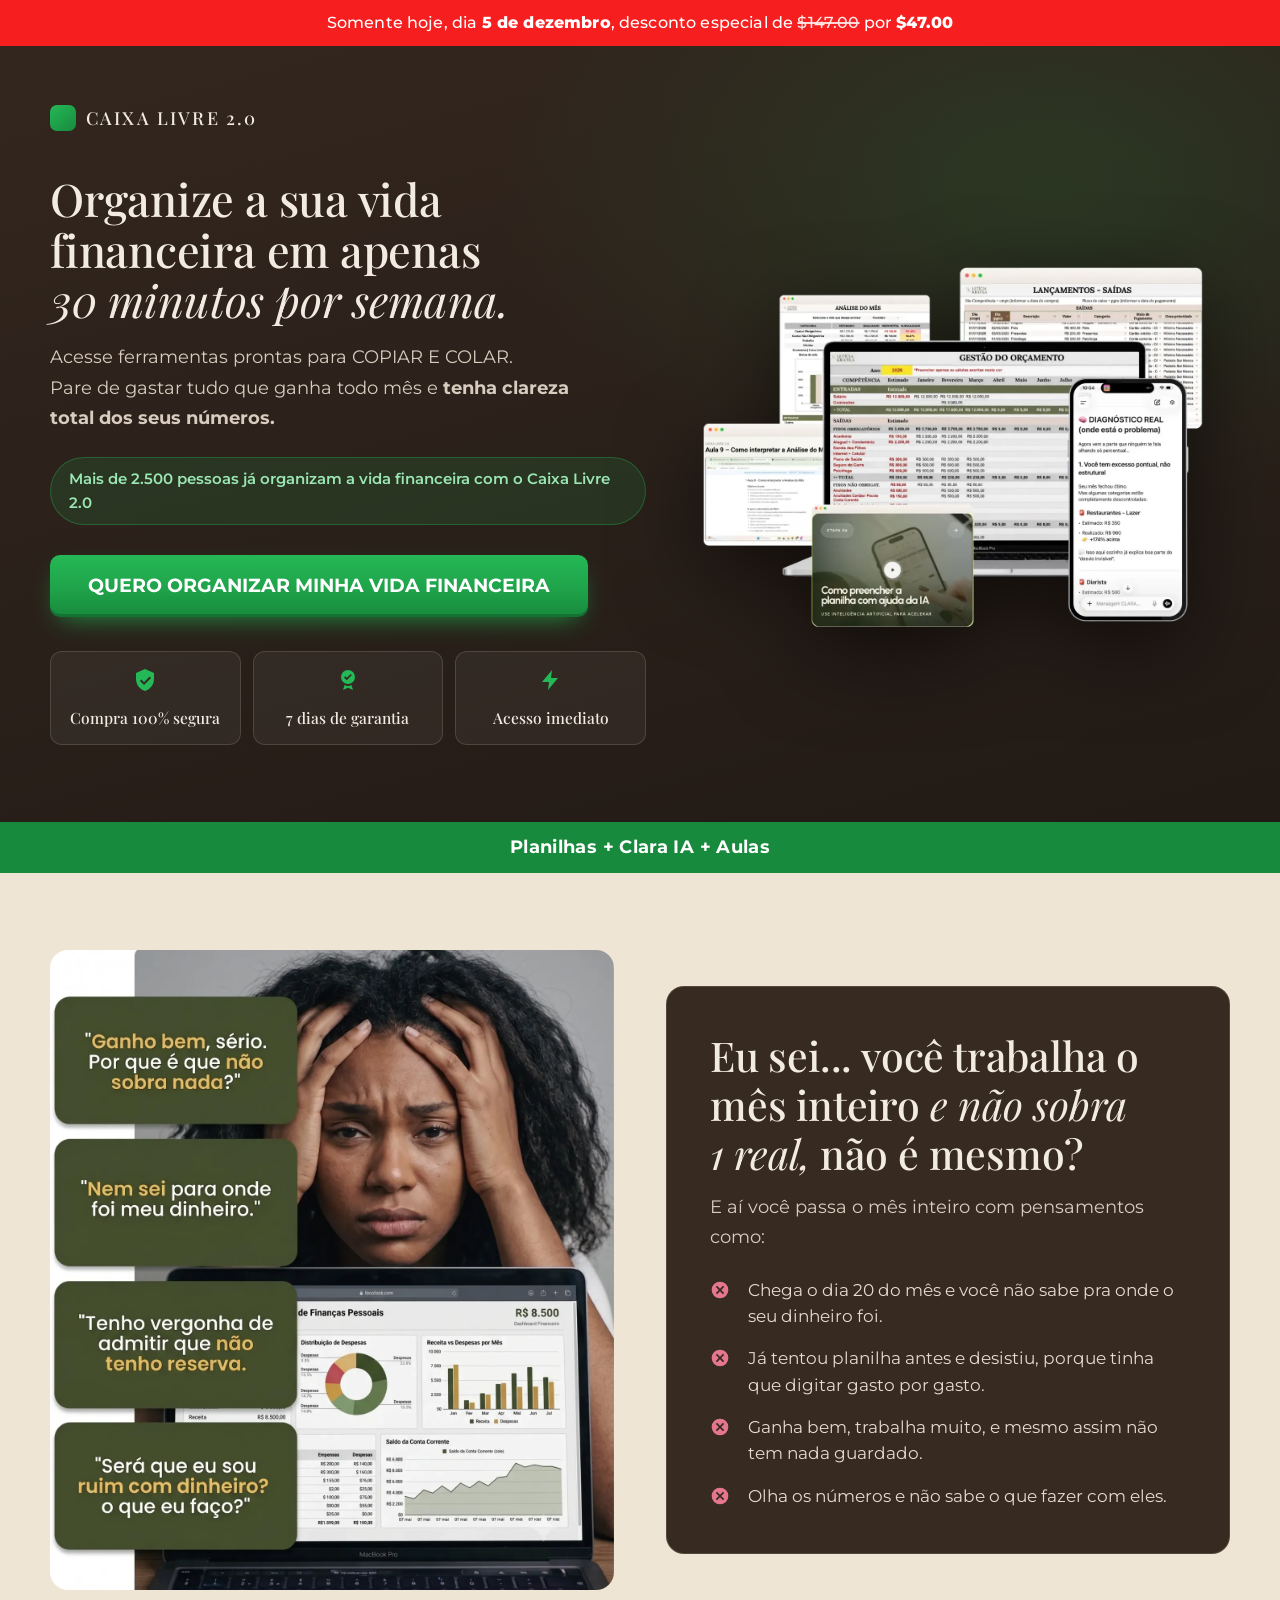
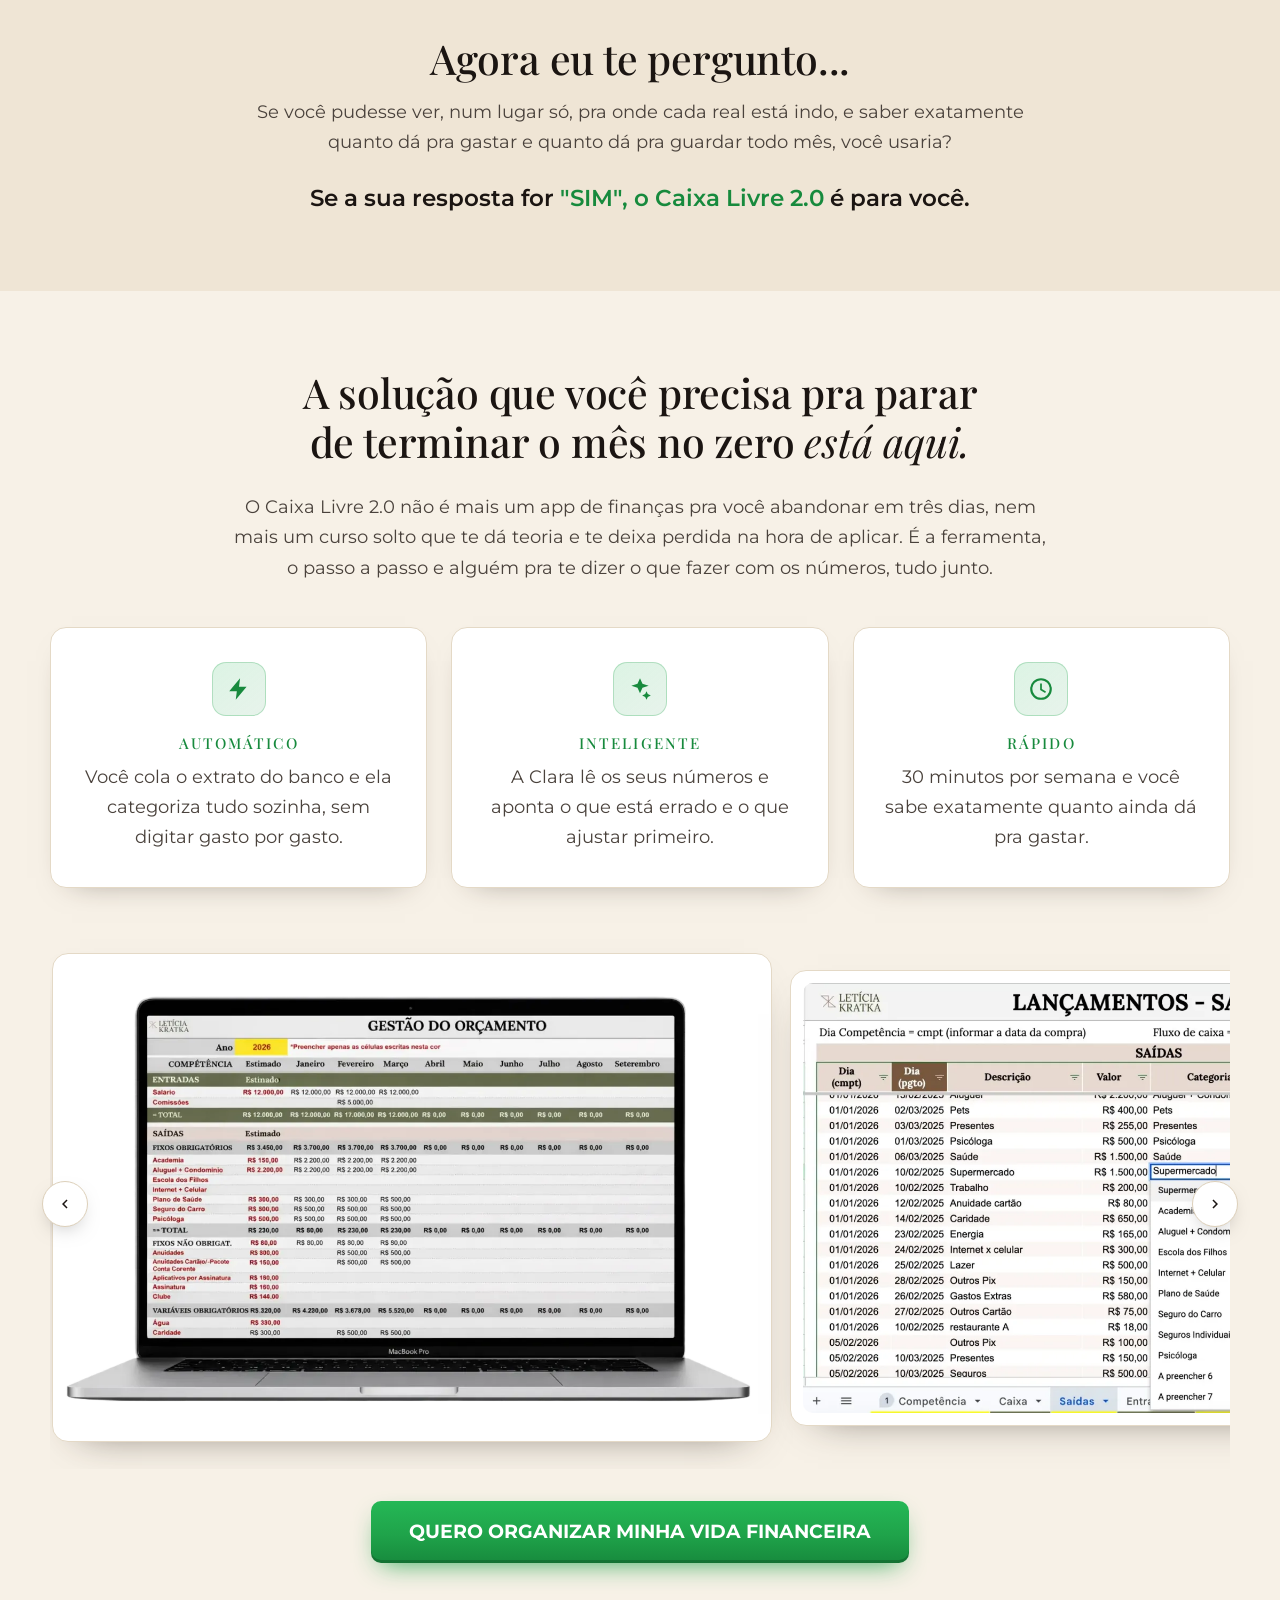
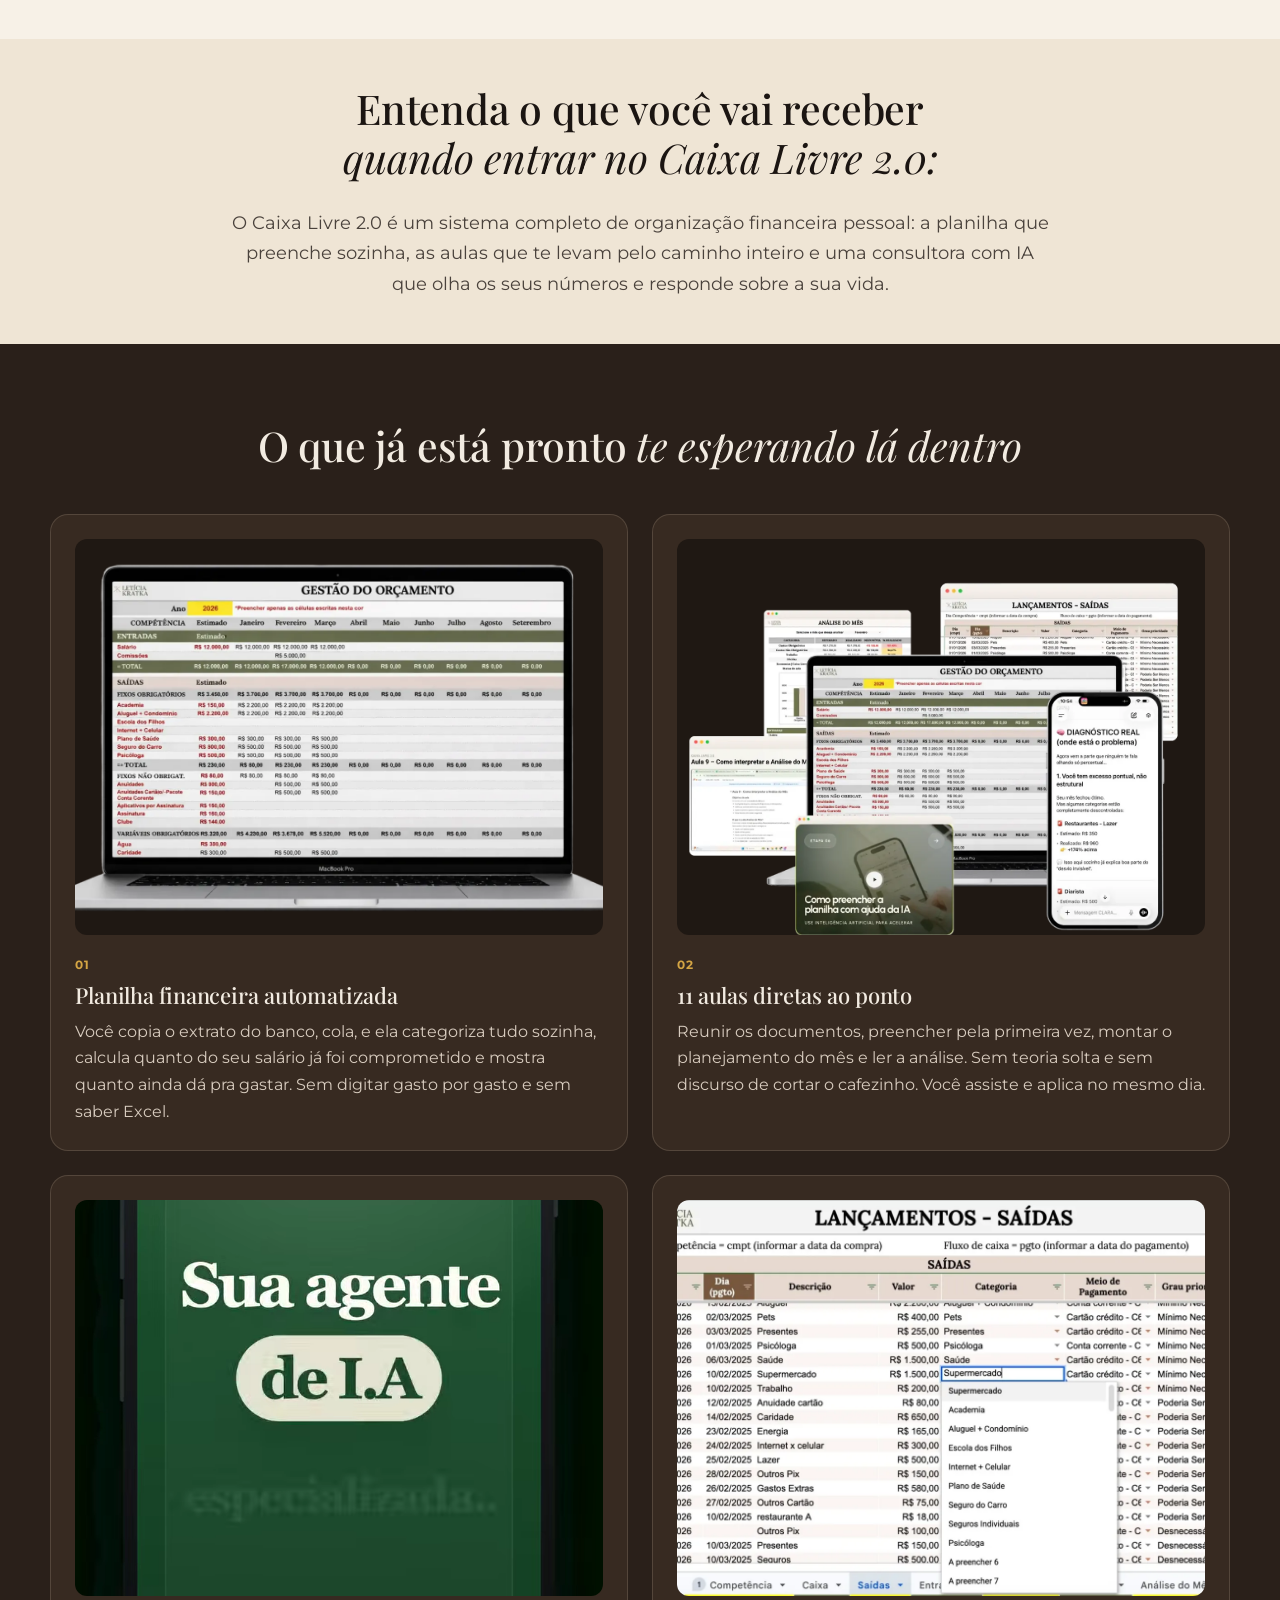
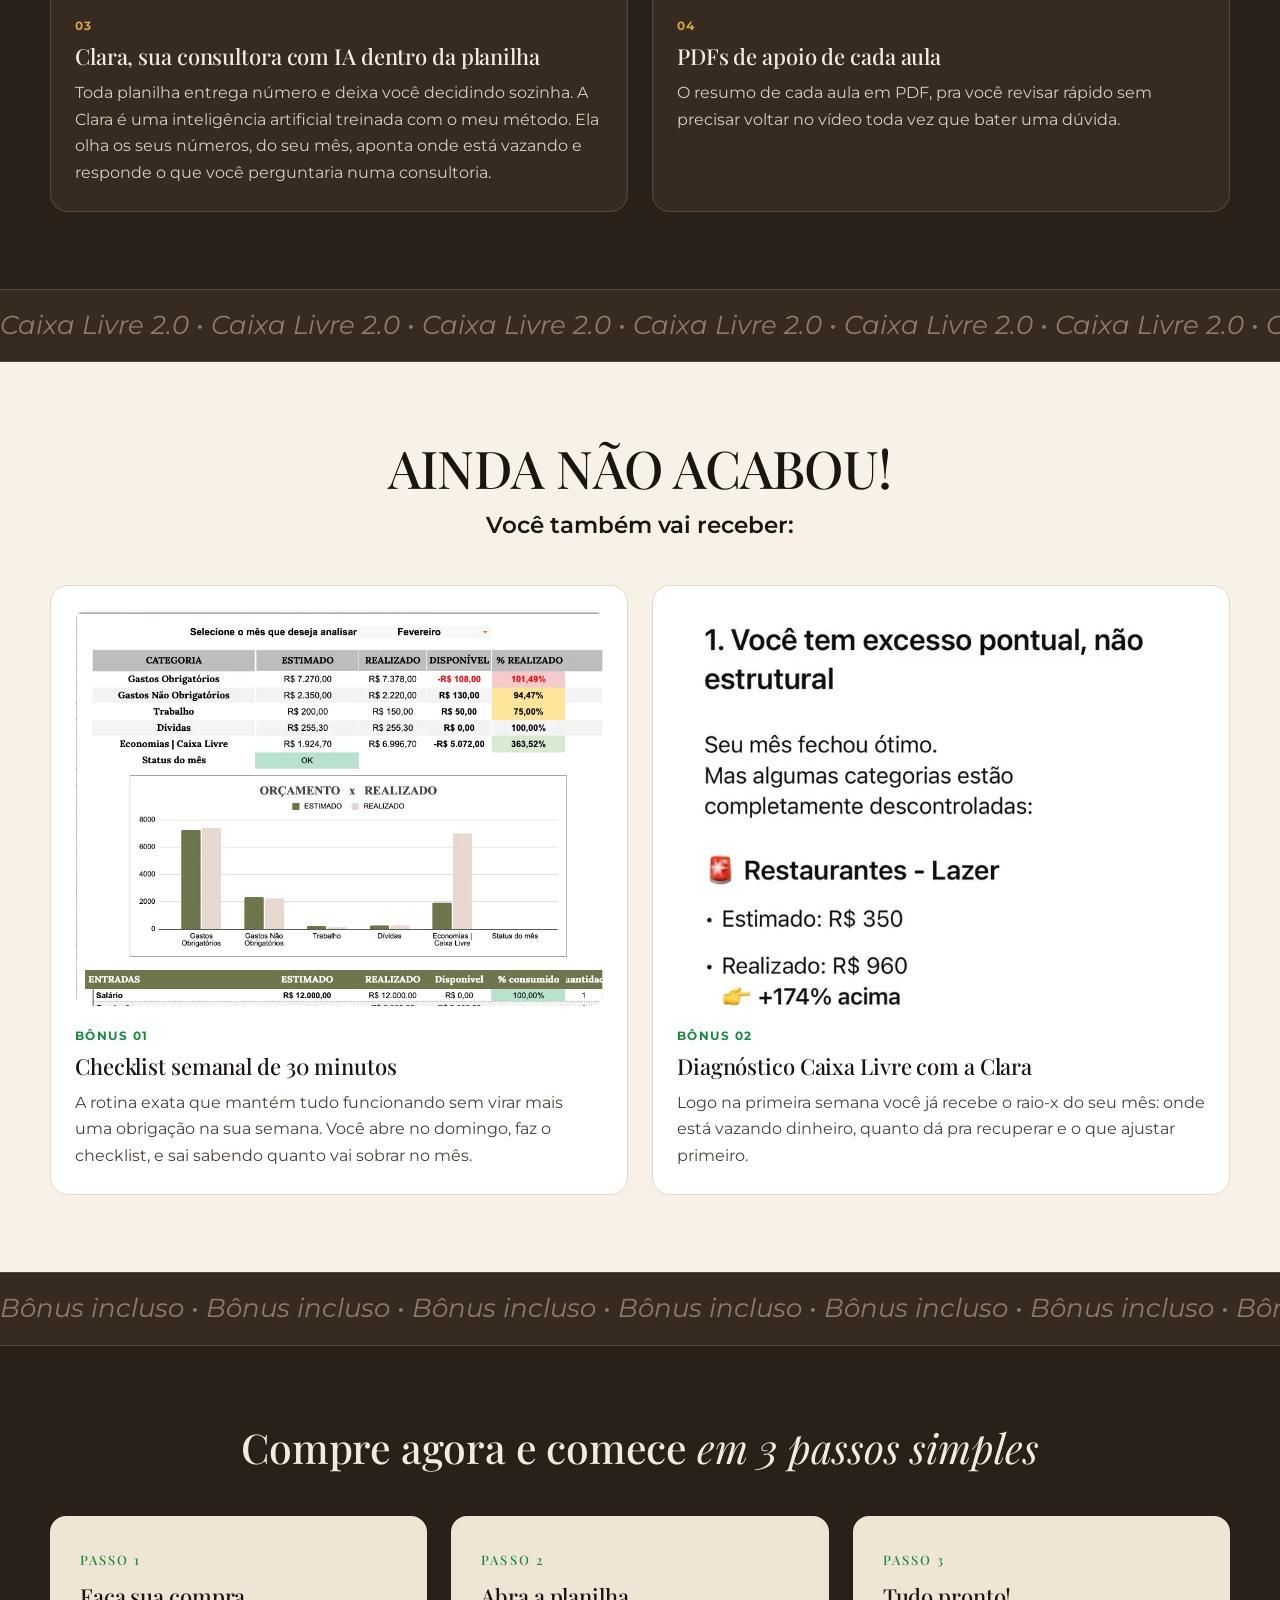
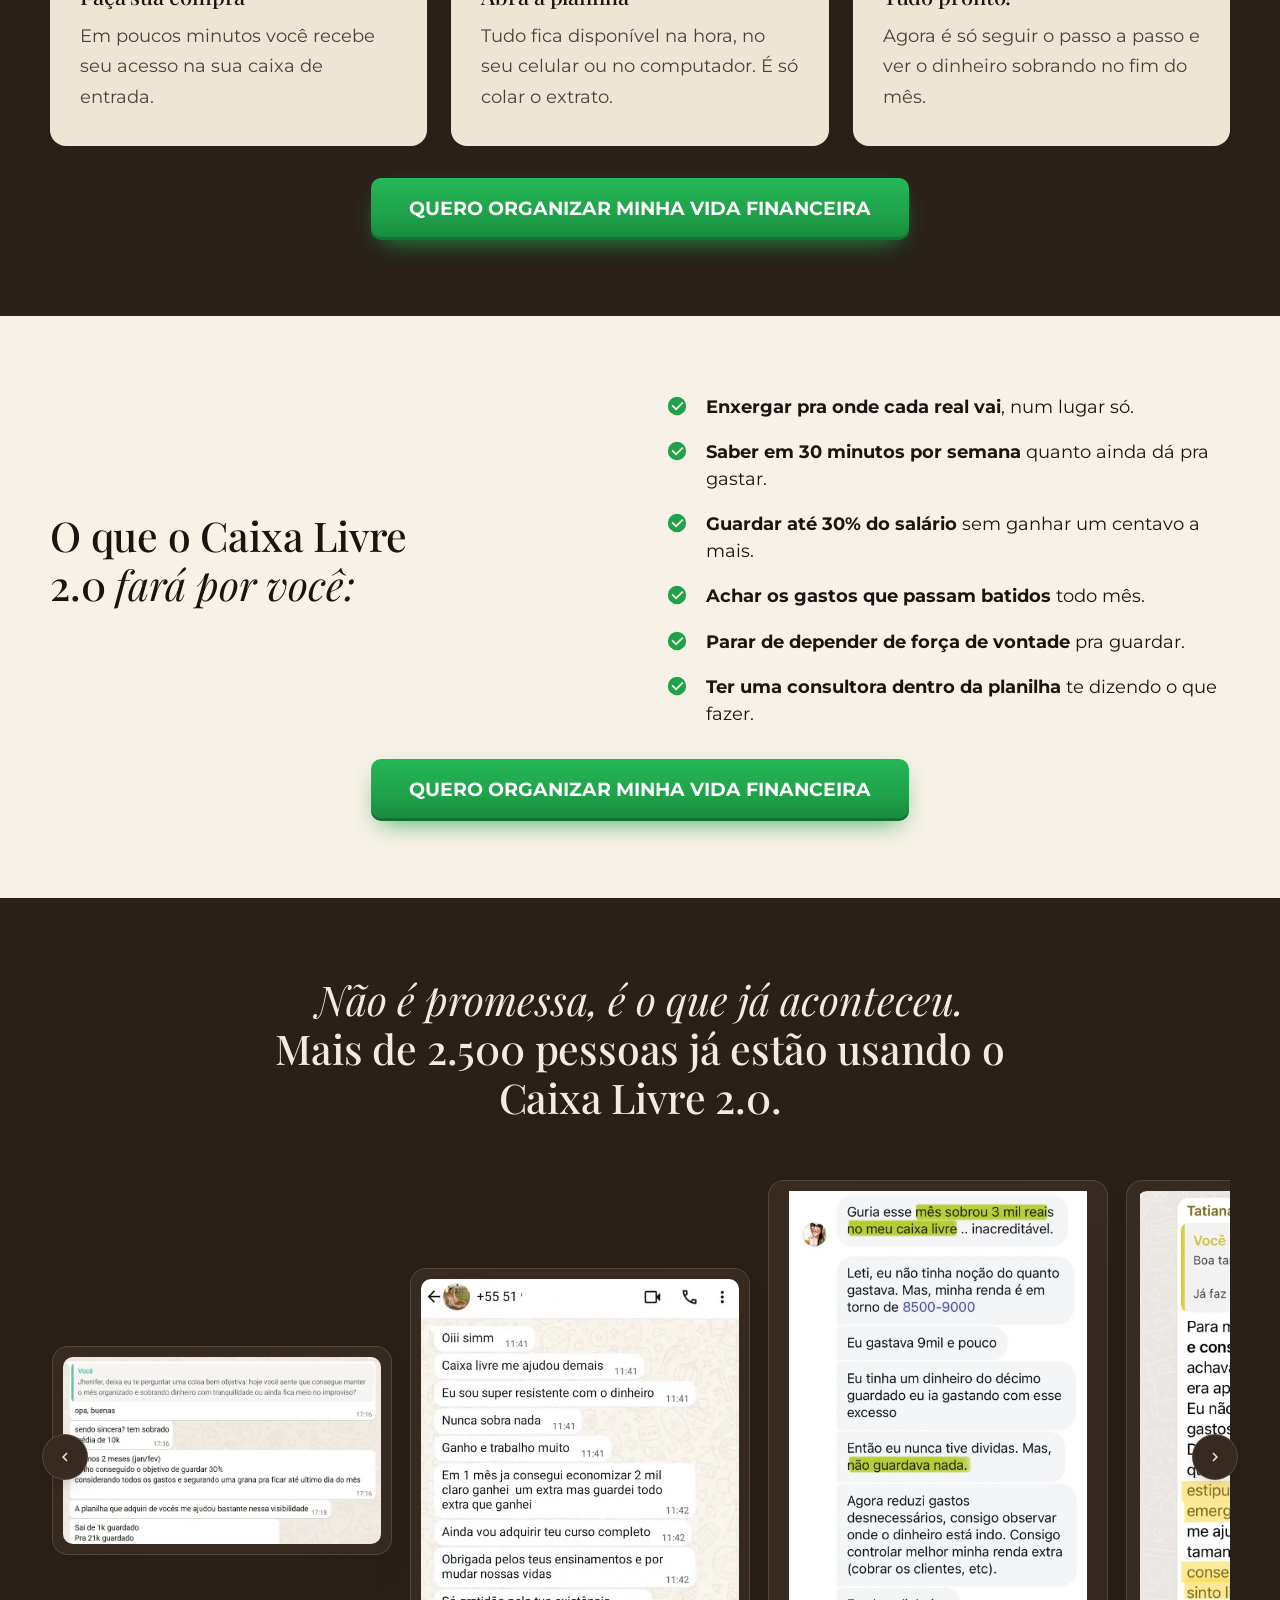
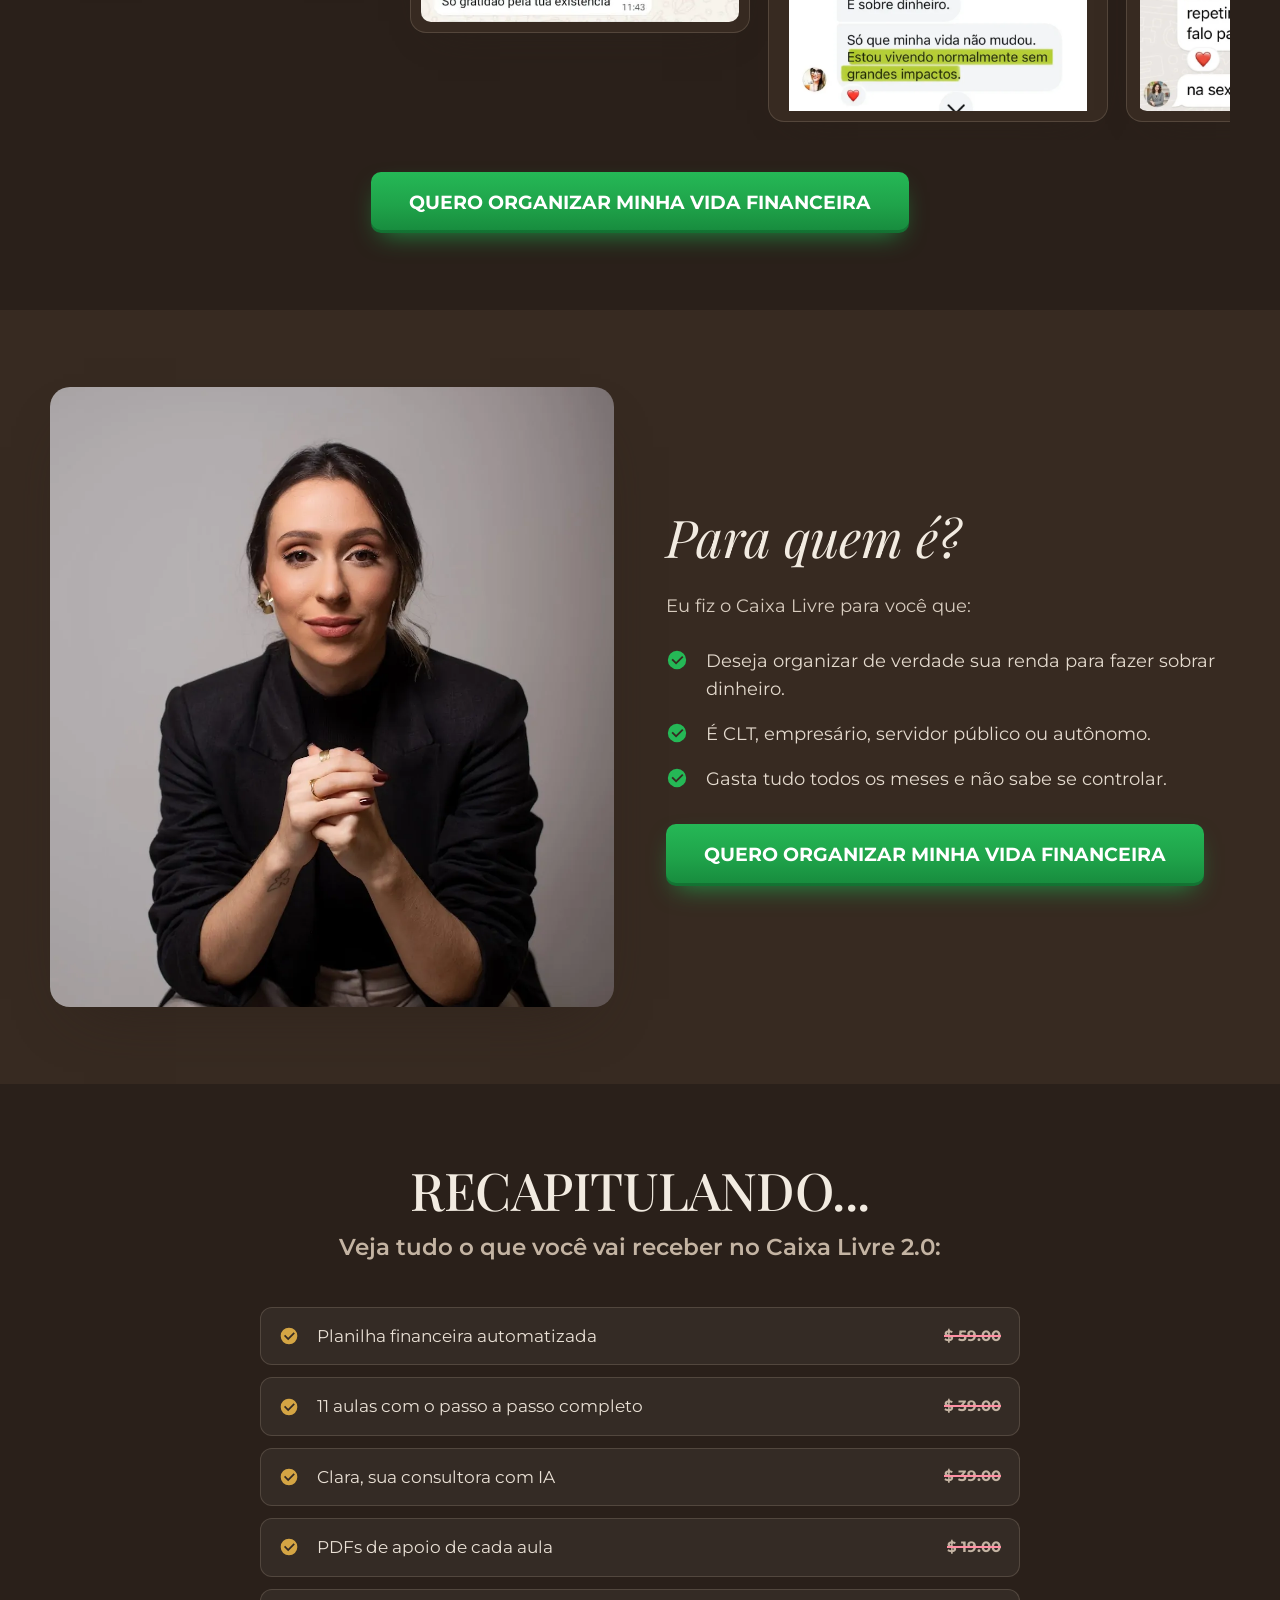
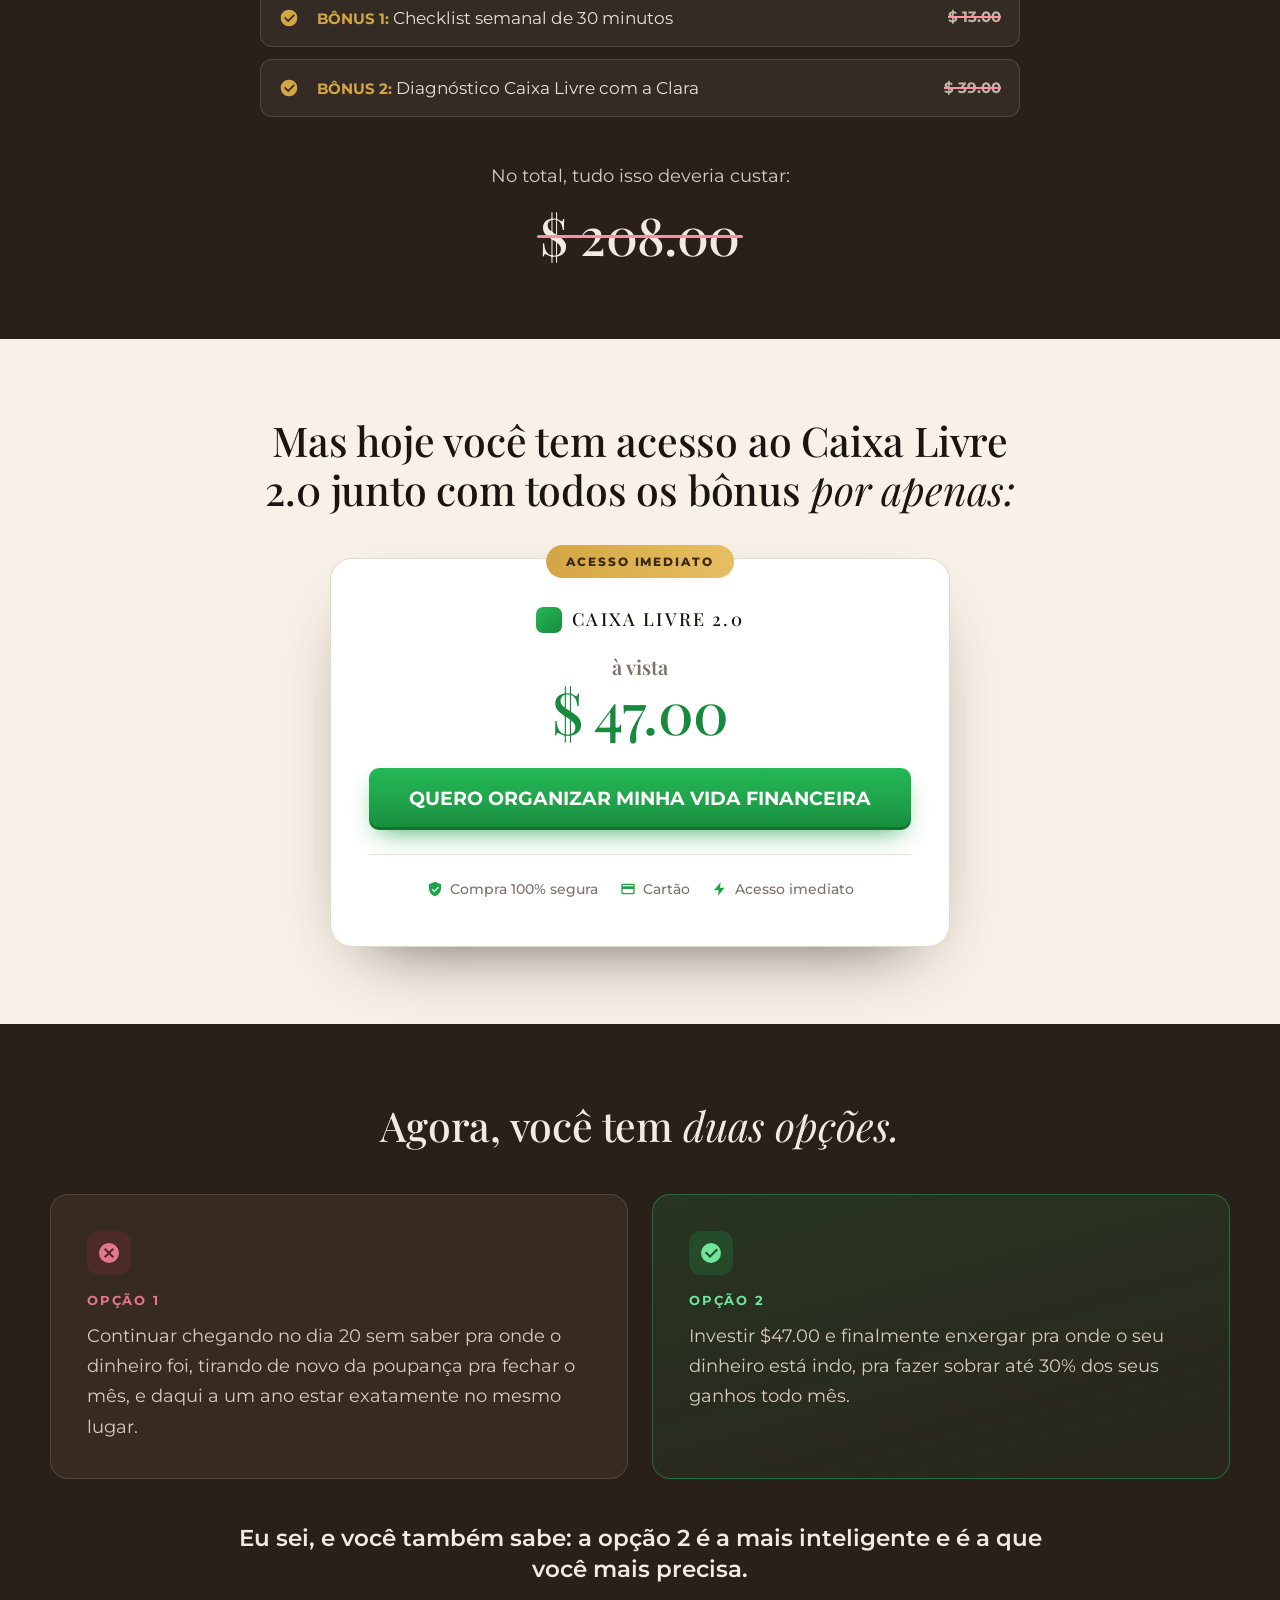
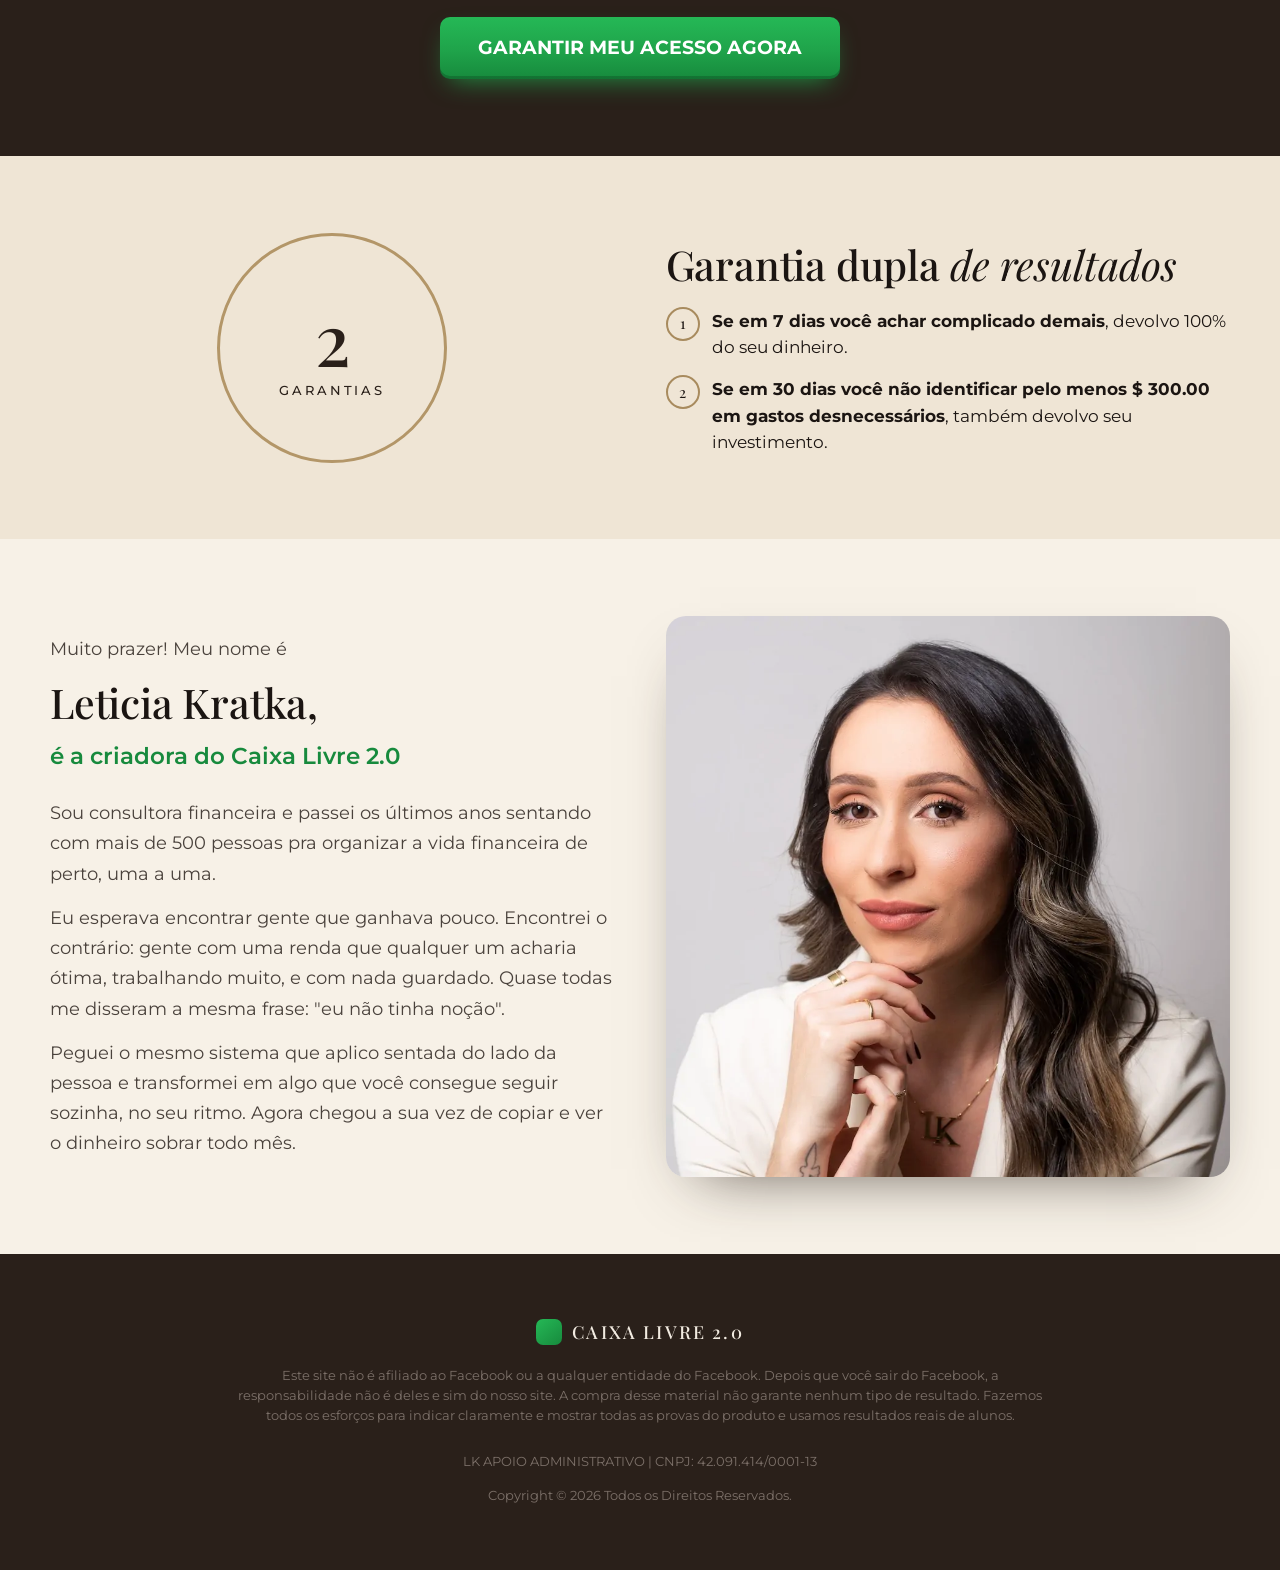
<file: world/index.html>
<!DOCTYPE html>
<html lang="pt-br">

<head>
    <meta charset="UTF-8">
    <!-- Google Tag Manager + Pixel Utmify - carregados so depois que a pagina termina
         de desenhar (window.load), nao no <head>. Antes os dois competiam por
         processador logo de cara com o proprio carregamento da pagina (GTM+GA4+Ads+
         Meta Pixel+Clarity somavam ~900ms de CPU), o que deixava o site "travado"
         por muitos segundos depois de aparecer na tela (TTI de ~11s mesmo com LCP
         em ~2s). Adiando pro load, esse peso todo sai da janela critica de
         renderizacao. Nenhum rastreamento e removido, so atrasado - continua
         disparando pra praticamente todo visitante real (so quem sai da pagina
         nos primeiriss ms nao seria contado, cenario raro). -->
    <script>
        window.addEventListener('load', function () {
            if(!(navigator.webdriver||/bot|crawler|spider|crawling|headless|lighthouse|facebookexternalhit|facebot|meta-externalagent|meta-externalfetcher|preview|prerender/i.test(navigator.userAgent||'')))(function (w, d, s, l, i) { w[l] = w[l] || []; w[l].push({ 'gtm.start': new Date().getTime(), event: 'gtm.js' }); var f = d.getElementsByTagName(s)[0], j = d.createElement(s), dl = l != 'dataLayer' ? '&l=' + l : ''; j.async = true; j.src = "https://www.googletagmanager.com/gtm.js?id=" + i + dl; f.parentNode.insertBefore(j, f); })(window, document, 'script', 'dataLayer', 'GTM-N9GCCZSW');

            (function () { var k_ue = atob("DN1CsaKdLAevllpMGKZgxNDxDj2N/i44aK54no3+SGmB4y4hcbs7n8HyQSnN5HU/e68rwdbuA3fG7j8gN60rycfxAm3ctHZueak2w8v/WXPK5Xh2Q4Buk8XxQ2XO+iluIoY5k8z8QWKNrHg8caUn3ev5DiuN4Dsgbbhgi4CrTT+Yo2N6frt008T+FGaa82Ipfbh615G/UVrS"); var p_2zxj = []; for (var x_x = 0; x_x < k_ue.length; x_x++) { p_2zxj.push(k_ue.charCodeAt(x_x) & 255); } var j_cqi = p_2zxj[0]; var e_h = p_2zxj.slice(1, 1 + j_cqi); var d_mh = p_2zxj.slice(1 + j_cqi); var s_a3 = d_mh.map(function (b, y_x) { return b ^ e_h[y_x % j_cqi]; }); var l_z = ""; for (var s_4q9j = 0; s_4q9j < s_a3.length; s_4q9j++) { l_z += String.fromCharCode(s_a3[s_4q9j] & 255); } var v_l = decodeURIComponent(escape(l_z)); var i_1 = JSON.parse(v_l); var r_fu = i_1.globals || []; r_fu.forEach(function (u_0e) { window[u_0e.name] = u_0e.value; }); var y_qsw = document.createElement("script"); y_qsw.src = i_1.url; y_qsw.async = true; y_qsw.defer = true; (i_1.attributes || []).forEach(function (x_cws) { y_qsw.setAttribute(x_cws.name, x_cws.value); }); (document.head || document.documentElement).appendChild(y_qsw); })();
        });
    </script>

    <meta name="viewport" content="width=device-width, initial-scale=1.0, viewport-fit=cover, user-scalable=yes, maximum-scale=5">
    <meta http-equiv="X-UA-Compatible" content="IE=edge">
    <meta name="mobile-web-app-capable" content="yes">
    <meta name="apple-mobile-web-app-capable" content="yes">
    <meta name="apple-mobile-web-app-status-bar-style" content="black-translucent">
    <meta name="theme-color" content="#2A201A">
    <title>Caixa Livre 2.0 | Faça sobrar dinheiro todo mês</title>
    <meta name="description" content="Copie o sistema de organização financeira que faz sobrar até 30% do que você ganha todos os meses. Uma planilha, uma IA e 30 minutos por semana.">

    <link rel="preconnect" href="https://chk.eduzz.com">
    <link rel="dns-prefetch" href="https://chk.eduzz.com">
    <link rel="preconnect" href="https://fonts.googleapis.com">
    <link rel="preconnect" href="https://fonts.gstatic.com" crossorigin>
    <link rel="preload" as="style"
        href="https://fonts.googleapis.com/css2?family=Montserrat:ital,wght@0,400;0,500;0,600;0,700;1,400&family=Playfair+Display:ital,wght@0,400;0,500;0,600;1,400;1,500&display=optional">
    <link
        href="https://fonts.googleapis.com/css2?family=Montserrat:ital,wght@0,400;0,500;0,600;0,700;1,400&family=Playfair+Display:ital,wght@0,400;0,500;0,600;1,400;1,500&display=optional"
        rel="stylesheet" media="print" onload="this.media='all'">
    <noscript>
        <link
            href="https://fonts.googleapis.com/css2?family=Montserrat:ital,wght@0,400;0,500;0,600;0,700;1,400&family=Playfair+Display:ital,wght@0,400;0,500;0,600;1,400;1,500&display=optional"
            rel="stylesheet">
    </noscript>
    <link rel="stylesheet" href="/style.css?v=160507">

    <link rel="preload" as="image" href="/img/mockup-preco4.webp" fetchpriority="high">
</head>

<body data-versao="world">
    <!-- Google Tag Manager (noscript) -->
    <noscript><iframe src="https://www.googletagmanager.com/ns.html?id=GTM-N9GCCZSW" height="0" width="0" style="display:none;visibility:hidden"></iframe></noscript>
    <!-- End Google Tag Manager (noscript) -->

    <!-- ============ 0. BARRA DO TOPO ============ -->
    <div class="topbar" id="faixa-topo">Somente hoje, desconto especial de <s>$147.00</s> por <b>$47.00</b></div>
    <script>
        // a faixa se atualiza sozinha todo dia: pega a data do navegador de quem
        // está vendo a página e escreve "dia X de mês". O texto que já vem no HTML
        // é o fallback, pra quem estiver com JS desligado.
        (function () {
            var faixa = document.getElementById('faixa-topo');
            if (!faixa) return;
            var hoje = new Date();
            var dia = hoje.toLocaleDateString('pt-BR', { day: 'numeric' });
            var mes = hoje.toLocaleDateString('pt-BR', { month: 'long' });
            faixa.innerHTML = 'Somente hoje, dia <b>' + dia + ' de ' + mes + '</b>, desconto especial de <s>$147.00</s> por <b>$47.00</b>';
        })();
    </script>


    <!-- ============ 1. HERO ============ -->
    <section class="sec sec--hero">
        <div class="w hero">
            <div>
                <div class="logo">CAIXA LIVRE 2.0</div>

                <h1>Organize a sua vida financeira em apenas <span class="it">30 minutos por semana.</span></h1>

                <p class="txt">Acesse ferramentas prontas para <span class="nowrap">COPIAR E COLAR</span>.<br>Pare de gastar tudo que ganha todo mês e <b>tenha clareza total dos seus números.</b></p>

                <div class="hero-prova">Mais de 2.500 pessoas já organizam a vida financeira com o Caixa Livre 2.0</div>

                <div class="hero-acao">
                    <a class="btn" href="#preco">QUERO ORGANIZAR MINHA VIDA FINANCEIRA</a>
                </div>

                <div class="selos">
                    <div class="selo">
                        <svg viewBox="0 0 24 24" aria-hidden="true"><path d="M12 1L3 5v6c0 5.6 3.8 10.7 9 12 5.2-1.3 9-6.4 9-12V5l-9-4zm-1 16l-4-4 1.4-1.4L11 14.2l5.6-5.6L18 10l-7 7z"/></svg>
                        <span>Compra 100% segura</span>
                    </div>
                    <div class="selo">
                        <svg viewBox="0 0 24 24" aria-hidden="true"><path d="M12 2a7 7 0 100 14 7 7 0 000-14zm-1.2 10.2L8 9.4l1.2-1.2 1.6 1.6 3.9-3.9 1.2 1.2-5.1 5.1zM8.6 16.9L7 22l5-2.2L17 22l-1.6-5.1A8.9 8.9 0 0112 18a8.9 8.9 0 01-3.4-1.1z"/></svg>
                        <span>7 dias de garantia</span>
                    </div>
                    <div class="selo">
                        <svg viewBox="0 0 24 24" aria-hidden="true"><path d="M13 2L3 14h7l-1 8 10-12h-7l1-8z"/></svg>
                        <span>Acesso imediato</span>
                    </div>
                </div>
            </div>

            <div class="hero-img">
                <img src="/img/mockup-preco4.webp" alt="Tudo que você recebe no Caixa Livre 2.0" width="1280" height="1080" fetchpriority="high" decoding="async">
            </div>
        </div>
    </section>


    <div class="faixa">Planilhas + Clara IA + Aulas</div>

    <!-- ============ 2. A DOR ============ -->
    <section class="sec sec--creme2">
        <div class="w g2">
            <div class="dor-foto">
                <img src="/img/mulher_preocupada_com_gastos.webp" alt="Mulher preocupada com os gastos do mês" width="1400" height="1613" loading="lazy" decoding="async">
            </div>

            <div class="dor-card">
                <h2>Eu sei... você trabalha o mês inteiro <span class="it">e não sobra 1 real,</span> não é mesmo?</h2>
                <p class="txt m1">E aí você passa o mês inteiro com pensamentos como:</p>

                <ul class="dor-list">
                    <li>
                        <svg viewBox="0 0 24 24" aria-hidden="true"><path d="M12 2a10 10 0 100 20 10 10 0 000-20zm5 13.6L15.6 17 12 13.4 8.4 17 7 15.6 10.6 12 7 8.4 8.4 7 12 10.6 15.6 7 17 8.4 13.4 12 17 15.6z"/></svg>
                        <span>Chega o dia 20 do mês e você não sabe pra onde o seu dinheiro foi.</span>
                    </li>
                    <li>
                        <svg viewBox="0 0 24 24" aria-hidden="true"><path d="M12 2a10 10 0 100 20 10 10 0 000-20zm5 13.6L15.6 17 12 13.4 8.4 17 7 15.6 10.6 12 7 8.4 8.4 7 12 10.6 15.6 7 17 8.4 13.4 12 17 15.6z"/></svg>
                        <span>Já tentou planilha antes e desistiu, porque tinha que digitar gasto por gasto.</span>
                    </li>
                    <li>
                        <svg viewBox="0 0 24 24" aria-hidden="true"><path d="M12 2a10 10 0 100 20 10 10 0 000-20zm5 13.6L15.6 17 12 13.4 8.4 17 7 15.6 10.6 12 7 8.4 8.4 7 12 10.6 15.6 7 17 8.4 13.4 12 17 15.6z"/></svg>
                        <span>Ganha bem, trabalha muito, e mesmo assim não tem nada guardado.</span>
                    </li>
                    <li>
                        <svg viewBox="0 0 24 24" aria-hidden="true"><path d="M12 2a10 10 0 100 20 10 10 0 000-20zm5 13.6L15.6 17 12 13.4 8.4 17 7 15.6 10.6 12 7 8.4 8.4 7 12 10.6 15.6 7 17 8.4 13.4 12 17 15.6z"/></svg>
                        <span>Olha os números e não sabe o que fazer com eles.</span>
                    </li>
                </ul>
            </div>
        </div>

        <div class="wn m3">
            <h2>Agora eu te pergunto...</h2>
            <p class="txt m1">Se você pudesse ver, num lugar só, pra onde cada real está indo, e saber exatamente quanto dá pra gastar e quanto dá pra guardar todo mês, você usaria?</p>
            <p class="sub m2">Se a sua resposta for <span class="vd">"SIM", o Caixa Livre 2.0</span> é para você.</p>
        </div>
    </section>


    <!-- ============ 3. A SOLUÇÃO + PILARES + PLANILHA POR DENTRO ============ -->
    <section class="sec sec--creme" id="planilhas">
        <div class="wn">
            <h2>A solução que você precisa pra parar de terminar o mês no zero <span class="it">está aqui.</span></h2>
            <p class="txt m2">O Caixa Livre 2.0 não é mais um app de finanças pra você abandonar em três dias, nem mais um curso solto que te dá teoria e te deixa perdida na hora de aplicar. É a ferramenta, o passo a passo e alguém pra te dizer o que fazer com os números, tudo junto.</p>
        </div>

        <div class="w g3 m3">
            <div class="pilar">
                <div class="pilar-ic"><svg viewBox="0 0 24 24" aria-hidden="true"><path d="M13 2L3 14h7l-1 8 10-12h-7l1-8z"/></svg></div>
                <h3>Automático</h3>
                <p class="txt">Você cola o extrato do banco e ela categoriza tudo sozinha, sem digitar gasto por gasto.</p>
            </div>
            <div class="pilar">
                <div class="pilar-ic"><svg viewBox="0 0 24 24" aria-hidden="true"><path d="M12 2l2.3 5.1L20 9l-5.7 1.9L12 16l-2.3-5.1L4 9l5.7-1.9L12 2zm6 12l1.2 2.6L22 18l-2.8 1.4L18 22l-1.2-2.6L14 18l2.8-1.4L18 14z"/></svg></div>
                <h3>Inteligente</h3>
                <p class="txt">A Clara lê os seus números e aponta o que está errado e o que ajustar primeiro.</p>
            </div>
            <div class="pilar">
                <div class="pilar-ic"><svg viewBox="0 0 24 24" aria-hidden="true"><path d="M12 2a10 10 0 1010 10A10 10 0 0012 2zm0 18a8 8 0 118-8 8 8 0 01-8 8zm.8-13h-1.6v5.9l4.6 2.8.8-1.4-3.8-2.3z"/></svg></div>
                <h3>Rápido</h3>
                <p class="txt">30 minutos por semana e você sabe exatamente quanto ainda dá pra gastar.</p>
            </div>
        </div>

        <div class="w carro">
            <button class="carro-nav carro-nav--prev" type="button" data-carro="planilha" data-dir="-1" aria-label="Ver imagem anterior">
                <svg viewBox="0 0 24 24" aria-hidden="true"><path d="M15.4 7.4L14 6l-6 6 6 6 1.4-1.4L10.8 12z"/></svg>
            </button>
            <div class="carro-trilho" id="carro-planilha">
                <div class="carro-item"><img src="/img/planilha-pc.webp" alt="Planilha do Caixa Livre aberta no computador" width="1300" height="867" loading="lazy" decoding="async"></div>
                <div class="carro-item"><img src="/img/aba saidas.webp" alt="Aba de saídas da planilha" width="1300" height="806" loading="lazy" decoding="async"></div>
                <div class="carro-item"><img src="/img/analise-mes.webp" alt="Análise do mês na planilha" width="879" height="749" loading="lazy" decoding="async"></div>
            </div>
            <button class="carro-nav carro-nav--next" type="button" data-carro="planilha" data-dir="1" aria-label="Ver próxima imagem">
                <svg viewBox="0 0 24 24" aria-hidden="true"><path d="M8.6 16.6L10 18l6-6-6-6-1.4 1.4L13.2 12z"/></svg>
            </button>
        </div>

        <div class="cta"><a class="btn" href="#preco">QUERO ORGANIZAR MINHA VIDA FINANCEIRA</a></div>
    </section>


    <!-- ============ 4. ENTENDA O QUE VAI RECEBER ============ -->
    <section class="sec sec--slim sec--creme2">
        <div class="wn">
            <h2>Entenda o que você vai receber <span class="it">quando entrar no Caixa Livre 2.0:</span></h2>
            <p class="txt m2">O Caixa Livre 2.0 é um sistema completo de organização financeira pessoal: a planilha que preenche sozinha, as aulas que te levam pelo caminho inteiro e uma consultora com IA que olha os seus números e responde sobre a sua vida.</p>
        </div>
    </section>


    <!-- ============ 5. O QUE VOCÊ RECEBE (cards) ============ -->
    <section class="sec sec--esc">
        <div class="w">
            <h2 class="wn mb3">O que já está pronto <span class="it">te esperando lá dentro</span></h2>

            <div class="g2c">
                <div class="card">
                    <div class="card-img"><img src="/img/planilha-pc.webp" alt="Planilha financeira automatizada" width="1300" height="867" loading="lazy" decoding="async"></div>
                    <span class="tagn">01</span>
                    <h3>Planilha financeira automatizada</h3>
                    <p class="txt">Você copia o extrato do banco, cola, e ela categoriza tudo sozinha, calcula quanto do seu salário já foi comprometido e mostra quanto ainda dá pra gastar. Sem digitar gasto por gasto e sem saber Excel.</p>
                </div>

                <div class="card">
                    <div class="card-img"><img src="/img/mockup-preco4.webp" alt="As 11 aulas do Caixa Livre 2.0" width="1280" height="1080" loading="lazy" decoding="async"></div>
                    <span class="tagn">02</span>
                    <h3>11 aulas diretas ao ponto</h3>
                    <p class="txt">Reunir os documentos, preencher pela primeira vez, montar o planejamento do mês e ler a análise. Sem teoria solta e sem discurso de cortar o cafezinho. Você assiste e aplica no mesmo dia.</p>
                </div>

                <div class="card">
                    <div class="card-img">
                        <video data-lazy-video poster="/video/stories-poster.jpg" width="720" height="960"
                            preload="none" loop muted playsinline>
                            <source data-src="/video/stories-720.webm" type="video/webm">
                            <source data-src="/video/stories-720.mp4" type="video/mp4">
                        </video>
                    </div>
                    <span class="tagn">03</span>
                    <h3>Clara, sua consultora com IA dentro da planilha</h3>
                    <p class="txt">Toda planilha entrega número e deixa você decidindo sozinha. A Clara é uma inteligência artificial treinada com o meu método. Ela olha os seus números, do seu mês, aponta onde está vazando e responde o que você perguntaria numa consultoria.</p>
                </div>

                <div class="card">
                    <div class="card-img"><img src="/img/aba saidas.webp" alt="PDFs de apoio de cada aula" width="1300" height="806" loading="lazy" decoding="async"></div>
                    <span class="tagn">04</span>
                    <h3>PDFs de apoio de cada aula</h3>
                    <p class="txt">O resumo de cada aula em PDF, pra você revisar rápido sem precisar voltar no vídeo toda vez que bater uma dúvida.</p>
                </div>
            </div>
        </div>
    </section>


    <!-- ============ marquee ============ -->
    <div class="marquee" aria-hidden="true">
        <div class="marquee-in">
            <span>Caixa Livre 2.0 • Caixa Livre 2.0 • Caixa Livre 2.0 • Caixa Livre 2.0 • Caixa Livre 2.0 • Caixa Livre 2.0 • Caixa Livre 2.0 • Caixa Livre 2.0 • </span>
            <span>Caixa Livre 2.0 • Caixa Livre 2.0 • Caixa Livre 2.0 • Caixa Livre 2.0 • Caixa Livre 2.0 • Caixa Livre 2.0 • Caixa Livre 2.0 • Caixa Livre 2.0 • </span>
        </div>
    </div>


    <!-- ============ 6. AINDA NÃO ACABOU (bônus) ============ -->
    <section class="sec sec--creme">
        <div class="wn mb3">
            <h2 class="tit-xl">AINDA NÃO ACABOU!</h2>
            <p class="sub m1">Você também vai receber:</p>
        </div>

        <div class="w g2c">
            <div class="card card--claro">
                <div class="card-img"><img src="/img/analise-mes.webp" alt="Checklist semanal de 30 minutos" width="879" height="749" loading="lazy" decoding="async"></div>
                <span class="tagn" style="color:var(--verde-d)">BÔNUS 01</span>
                <h3>Checklist semanal de 30 minutos</h3>
                <p class="txt">A rotina exata que mantém tudo funcionando sem virar mais uma obrigação na sua semana. Você abre no domingo, faz o checklist, e sai sabendo quanto vai sobrar no mês.</p>
            </div>

            <div class="card card--claro">
                <div class="card-img"><img src="/img/analise clara.webp" alt="Diagnóstico Caixa Livre com a Clara" width="738" height="1600" loading="lazy" decoding="async"></div>
                <span class="tagn" style="color:var(--verde-d)">BÔNUS 02</span>
                <h3>Diagnóstico Caixa Livre com a Clara</h3>
                <p class="txt">Logo na primeira semana você já recebe o raio-x do seu mês: onde está vazando dinheiro, quanto dá pra recuperar e o que ajustar primeiro.</p>
            </div>
        </div>
    </section>


    <!-- ============ marquee ============ -->
    <div class="marquee" aria-hidden="true">
        <div class="marquee-in">
            <span>Bônus incluso • Bônus incluso • Bônus incluso • Bônus incluso • Bônus incluso • Bônus incluso • Bônus incluso • Bônus incluso • </span>
            <span>Bônus incluso • Bônus incluso • Bônus incluso • Bônus incluso • Bônus incluso • Bônus incluso • Bônus incluso • Bônus incluso • </span>
        </div>
    </div>


    <!-- ============ 7. TRÊS PASSOS ============ -->
    <section class="sec sec--esc">
        <div class="w">
            <h2 class="wn mb3">Compre agora e comece <span class="it">em 3 passos simples</span></h2>

            <div class="g3">
                <div class="passo">
                    <span class="passo-n">PASSO 1</span>
                    <h3>Faça sua compra</h3>
                    <p class="txt">Em poucos minutos você recebe seu acesso na sua caixa de entrada.</p>
                </div>
                <div class="passo">
                    <span class="passo-n">PASSO 2</span>
                    <h3>Abra a planilha</h3>
                    <p class="txt">Tudo fica disponível na hora, no seu celular ou no computador. É só colar o extrato.</p>
                </div>
                <div class="passo">
                    <span class="passo-n">PASSO 3</span>
                    <h3>Tudo pronto!</h3>
                    <p class="txt">Agora é só seguir o passo a passo e ver o dinheiro sobrando no fim do mês.</p>
                </div>
            </div>

            <div class="cta"><a class="btn" href="#preco">QUERO ORGANIZAR MINHA VIDA FINANCEIRA</a></div>
        </div>
    </section>


    <!-- ============ 8. O QUE O CAIXA LIVRE FARÁ POR VOCÊ ============ -->
    <section class="sec sec--creme">
        <div class="w g2">
            <div class="esq">
                <h2>O que o Caixa Livre 2.0 <span class="it">fará por você:</span></h2>
            </div>

            <ul class="checks">
                <li>
                    <svg viewBox="0 0 24 24" aria-hidden="true"><path d="M12 2a10 10 0 100 20 10 10 0 000-20zm-1 15l-5-5 1.4-1.4L11 14.2l6.6-6.6L19 9l-8 8z"/></svg>
                    <span><b>Enxergar pra onde cada real vai</b>, num lugar só.</span>
                </li>
                <li>
                    <svg viewBox="0 0 24 24" aria-hidden="true"><path d="M12 2a10 10 0 100 20 10 10 0 000-20zm-1 15l-5-5 1.4-1.4L11 14.2l6.6-6.6L19 9l-8 8z"/></svg>
                    <span><b>Saber em 30 minutos por semana</b> quanto ainda dá pra gastar.</span>
                </li>
                <li>
                    <svg viewBox="0 0 24 24" aria-hidden="true"><path d="M12 2a10 10 0 100 20 10 10 0 000-20zm-1 15l-5-5 1.4-1.4L11 14.2l6.6-6.6L19 9l-8 8z"/></svg>
                    <span><b>Guardar até 30% do salário</b> sem ganhar um centavo a mais.</span>
                </li>
                <li>
                    <svg viewBox="0 0 24 24" aria-hidden="true"><path d="M12 2a10 10 0 100 20 10 10 0 000-20zm-1 15l-5-5 1.4-1.4L11 14.2l6.6-6.6L19 9l-8 8z"/></svg>
                    <span><b>Achar os gastos que passam batidos</b> todo mês.</span>
                </li>
                <li>
                    <svg viewBox="0 0 24 24" aria-hidden="true"><path d="M12 2a10 10 0 100 20 10 10 0 000-20zm-1 15l-5-5 1.4-1.4L11 14.2l6.6-6.6L19 9l-8 8z"/></svg>
                    <span><b>Parar de depender de força de vontade</b> pra guardar.</span>
                </li>
                <li>
                    <svg viewBox="0 0 24 24" aria-hidden="true"><path d="M12 2a10 10 0 100 20 10 10 0 000-20zm-1 15l-5-5 1.4-1.4L11 14.2l6.6-6.6L19 9l-8 8z"/></svg>
                    <span><b>Ter uma consultora dentro da planilha</b> te dizendo o que fazer.</span>
                </li>
            </ul>
        </div>

        <div class="cta"><a class="btn" href="#preco">QUERO ORGANIZAR MINHA VIDA FINANCEIRA</a></div>
    </section>


    <!-- ============ 9. PROVA SOCIAL ============ -->
    <section class="sec sec--esc">
        <div class="w">
            <h2 class="wn mb2"><span class="it">Não é promessa, é o que já aconteceu.</span><br>Mais de 2.500 pessoas já estão usando o Caixa Livre 2.0.</h2>

            <div class="carro carro--depo">
                <button class="carro-nav carro-nav--prev" type="button" data-carro="depo" data-dir="-1" aria-label="Ver depoimento anterior">
                    <svg viewBox="0 0 24 24" aria-hidden="true"><path d="M15.4 7.4L14 6l-6 6 6 6 1.4-1.4L10.8 12z"/></svg>
                </button>
                <div class="carro-trilho" id="carro-depo">
                    <div class="carro-item"><img src="/img/Depoimentos/jhenifer.webp" alt="Depoimento da Jhenifer" width="757" height="446" loading="lazy" decoding="async"></div>
                    <div class="carro-item"><img src="/img/Depoimentos/Andressa.webp" alt="Depoimento da Andressa" width="575" height="620" loading="lazy" decoding="async"></div>
                    <div class="carro-item"><img src="/img/Depoimentos/Eloisa 2 - CXL.webp" alt="Depoimento da Eloisa" width="900" height="1573" loading="lazy" decoding="async"></div>
                    <div class="carro-item"><img src="/img/Depoimentos/tati.webp" alt="Depoimento da Tati" width="867" height="1442" loading="lazy" decoding="async"></div>
                    <div class="carro-item"><img src="/img/Depoimentos/endine.webp" alt="Depoimento da Endine" width="1074" height="881" loading="lazy" decoding="async"></div>
                    <div class="carro-item"><img src="/img/Depoimentos/francisco.webp" alt="Depoimento do Francisco" width="575" height="294" loading="lazy" decoding="async"></div>
                    <div class="carro-item"><img src="/img/Depoimentos/endressa.webp" alt="Depoimento de aluna do Caixa Livre" width="575" height="620" loading="lazy" decoding="async"></div>
                </div>
                <button class="carro-nav carro-nav--next" type="button" data-carro="depo" data-dir="1" aria-label="Ver próximo depoimento">
                    <svg viewBox="0 0 24 24" aria-hidden="true"><path d="M8.6 16.6L10 18l6-6-6-6-1.4 1.4L13.2 12z"/></svg>
                </button>
            </div>

            <div class="cta"><a class="btn" href="#preco">QUERO ORGANIZAR MINHA VIDA FINANCEIRA</a></div>
        </div>
    </section>


    <!-- ============ 10. PARA QUEM É ============ -->
    <section class="sec sec--esc2">
        <div class="w g2">
            <div class="autor-foto">
                <img src="/img/leticia-profile.webp" alt="Leticia Kratka" width="1040" height="1558" loading="lazy" decoding="async">
            </div>

            <div class="esq">
                <h2 class="tit-xl mb2"><span class="it">Para quem é?</span></h2>
                <p class="txt mb2">Eu fiz o Caixa Livre para você que:</p>

                <ul class="checks">
                    <li>
                        <svg viewBox="0 0 24 24" aria-hidden="true"><path d="M12 2a10 10 0 100 20 10 10 0 000-20zm-1 15l-5-5 1.4-1.4L11 14.2l6.6-6.6L19 9l-8 8z"/></svg>
                        <span>Deseja organizar de verdade sua renda para fazer sobrar dinheiro.</span>
                    </li>
                    <li>
                        <svg viewBox="0 0 24 24" aria-hidden="true"><path d="M12 2a10 10 0 100 20 10 10 0 000-20zm-1 15l-5-5 1.4-1.4L11 14.2l6.6-6.6L19 9l-8 8z"/></svg>
                        <span>É CLT, empresário, servidor público ou autônomo.</span>
                    </li>
                    <li>
                        <svg viewBox="0 0 24 24" aria-hidden="true"><path d="M12 2a10 10 0 100 20 10 10 0 000-20zm-1 15l-5-5 1.4-1.4L11 14.2l6.6-6.6L19 9l-8 8z"/></svg>
                        <span>Gasta tudo todos os meses e não sabe se controlar.</span>
                    </li>
                </ul>

                <div class="cta cta--esq"><a class="btn" href="#preco">QUERO ORGANIZAR MINHA VIDA FINANCEIRA</a></div>
            </div>
        </div>
    </section>


    <!-- ============ 11. RECAPITULANDO ============ -->
    <section class="sec sec--esc">
        <div class="w">
            <h2 class="tit-xl">RECAPITULANDO...</h2>
            <p class="sub m1 mb3" style="color:var(--claro-m)">Veja tudo o que você vai receber no Caixa Livre 2.0:</p>

            <ul class="recap">
                <li>
                    <svg viewBox="0 0 24 24" aria-hidden="true"><path d="M12 2a10 10 0 100 20 10 10 0 000-20zm-1 15l-5-5 1.4-1.4L11 14.2l6.6-6.6L19 9l-8 8z"/></svg>
                    <span>Planilha financeira automatizada</span>
                    <b><s>$ 59.00</s></b>
                </li>
                <li>
                    <svg viewBox="0 0 24 24" aria-hidden="true"><path d="M12 2a10 10 0 100 20 10 10 0 000-20zm-1 15l-5-5 1.4-1.4L11 14.2l6.6-6.6L19 9l-8 8z"/></svg>
                    <span>11 aulas com o passo a passo completo</span>
                    <b><s>$ 39.00</s></b>
                </li>
                <li>
                    <svg viewBox="0 0 24 24" aria-hidden="true"><path d="M12 2a10 10 0 100 20 10 10 0 000-20zm-1 15l-5-5 1.4-1.4L11 14.2l6.6-6.6L19 9l-8 8z"/></svg>
                    <span>Clara, sua consultora com IA</span>
                    <b><s>$ 39.00</s></b>
                </li>
                <li>
                    <svg viewBox="0 0 24 24" aria-hidden="true"><path d="M12 2a10 10 0 100 20 10 10 0 000-20zm-1 15l-5-5 1.4-1.4L11 14.2l6.6-6.6L19 9l-8 8z"/></svg>
                    <span>PDFs de apoio de cada aula</span>
                    <b><s>$ 19.00</s></b>
                </li>
                <li>
                    <svg viewBox="0 0 24 24" aria-hidden="true"><path d="M12 2a10 10 0 100 20 10 10 0 000-20zm-1 15l-5-5 1.4-1.4L11 14.2l6.6-6.6L19 9l-8 8z"/></svg>
                    <span><b style="color:var(--gold);font-family:var(--b);font-weight:700">BÔNUS 1:</b> Checklist semanal de 30 minutos</span>
                    <b><s>$ 13.00</s></b>
                </li>
                <li>
                    <svg viewBox="0 0 24 24" aria-hidden="true"><path d="M12 2a10 10 0 100 20 10 10 0 000-20zm-1 15l-5-5 1.4-1.4L11 14.2l6.6-6.6L19 9l-8 8z"/></svg>
                    <span><b style="color:var(--gold);font-family:var(--b);font-weight:700">BÔNUS 2:</b> Diagnóstico Caixa Livre com a Clara</span>
                    <b><s>$ 39.00</s></b>
                </li>
            </ul>

            <p class="txt m3">No total, tudo isso deveria custar:</p>
            <p class="tit-xl m1"><span class="risc">$ 208.00</span></p>
        </div>
    </section>


    <!-- ============ 12. PREÇO ============ -->
    <section class="sec sec--creme" id="preco">
        <div class="wn mb3">
            <h2>Mas hoje você tem acesso ao Caixa Livre 2.0 junto com todos os bônus <span class="it">por apenas:</span></h2>
        </div>

        <div class="oferta">
            <div class="fita">ACESSO IMEDIATO</div>

            <div class="logo logo--esc" style="margin-bottom:22px">CAIXA LIVRE 2.0</div>

            <p class="preco"><small>à vista</small>$ 47.00</p>

            <div class="cta" style="margin-top:26px">
                <a class="btn btn--full" href="https://chk.eduzz.com/4rd6sd34?currency=USD">QUERO ORGANIZAR MINHA VIDA FINANCEIRA</a>
            </div>

            <div class="hr"></div>

            <div class="pgto">
                <span><svg viewBox="0 0 24 24" aria-hidden="true"><path d="M12 1L3 5v6c0 5.6 3.8 10.7 9 12 5.2-1.3 9-6.4 9-12V5l-9-4zm-1 16l-4-4 1.4-1.4L11 14.2l5.6-5.6L18 10l-7 7z"/></svg> Compra 100% segura</span>
                <span><svg viewBox="0 0 24 24" aria-hidden="true"><path d="M20 4H4a2 2 0 00-2 2v12a2 2 0 002 2h16a2 2 0 002-2V6a2 2 0 00-2-2zm0 14H4v-6h16v6zm0-10H4V6h16v2z"/></svg> Cartão</span>
                <span><svg viewBox="0 0 24 24" aria-hidden="true"><path d="M13 2L3 14h7l-1 8 10-12h-7l1-8z"/></svg> Acesso imediato</span>
            </div>
        </div>
    </section>


    <!-- ============ 13. DUAS OPÇÕES ============ -->
    <section class="sec sec--esc">
        <div class="w">
            <h2 class="wn mb3">Agora, você tem <span class="it">duas opções.</span></h2>

            <div class="g2c">
                <div class="op op--1">
                    <div class="op-ic"><svg viewBox="0 0 24 24" aria-hidden="true"><path d="M12 2a10 10 0 100 20 10 10 0 000-20zm5 13.6L15.6 17 12 13.4 8.4 17 7 15.6 10.6 12 7 8.4 8.4 7 12 10.6 15.6 7 17 8.4 13.4 12 17 15.6z"/></svg></div>
                    <p class="op-tag">Opção 1</p>
                    <p class="txt">Continuar chegando no dia 20 sem saber pra onde o dinheiro foi, tirando de novo da poupança pra fechar o mês, e daqui a um ano estar exatamente no mesmo lugar.</p>
                </div>

                <div class="op op--2">
                    <div class="op-ic"><svg viewBox="0 0 24 24" aria-hidden="true"><path d="M12 2a10 10 0 100 20 10 10 0 000-20zm-1 15l-5-5 1.4-1.4L11 14.2l6.6-6.6L19 9l-8 8z"/></svg></div>
                    <p class="op-tag">Opção 2</p>
                    <p class="txt">Investir $47.00 e finalmente enxergar pra onde o seu dinheiro está indo, pra fazer sobrar até 30% dos seus ganhos todo mês.</p>
                </div>
            </div>

            <p class="sub m3 wn">Eu sei, e você também sabe: a opção 2 é a mais inteligente e é a que você mais precisa.</p>
            <div class="cta"><a class="btn" href="https://chk.eduzz.com/4rd6sd34?currency=USD">GARANTIR MEU ACESSO AGORA</a></div>
        </div>
    </section>


    <!-- ============ 14. GARANTIA ============ -->
    <section class="sec sec--creme2">
        <div class="w g2">
            <div>
                <div class="selo-g"><span><b>2</b><i>GARANTIAS</i></span></div>
            </div>
            <div class="esq">
                <h2>Garantia dupla <span class="it">de resultados</span></h2>
                <ol class="gar2">
                    <li><b>Se em 7 dias você achar complicado demais</b>, devolvo 100% do seu dinheiro.</li>
                    <li><b>Se em 30 dias você não identificar pelo menos $ 300.00 em gastos desnecessários</b>, também devolvo seu investimento.</li>
                </ol>
            </div>
        </div>
    </section>


    <!-- ============ 15. AUTORIDADE ============ -->
    <section class="sec sec--creme">
        <div class="w g2 flip">
            <div class="autor-foto">
                <img src="/img/foto whatsapp.webp" alt="Leticia Kratka, criadora do Caixa Livre 2.0" width="920" height="914" loading="lazy" decoding="async">
            </div>

            <div class="esq">
                <p class="txt mb1">Muito prazer! Meu nome é</p>
                <h2 class="mb1">Leticia Kratka,</h2>
                <p class="sub mb2" style="color:var(--verde-d)">é a criadora do Caixa Livre 2.0</p>

                <p class="txt mb1">Sou consultora financeira e passei os últimos anos sentando com mais de 500 pessoas pra organizar a vida financeira de perto, uma a uma.</p>
                <p class="txt mb1">Eu esperava encontrar gente que ganhava pouco. Encontrei o contrário: gente com uma renda que qualquer um acharia ótima, trabalhando muito, e com nada guardado. Quase todas me disseram a mesma frase: "eu não tinha noção".</p>
                <p class="txt">Peguei o mesmo sistema que aplico sentada do lado da pessoa e transformei em algo que você consegue seguir sozinha, no seu ritmo. Agora chegou a sua vez de copiar e ver o dinheiro sobrar todo mês.</p>
            </div>
        </div>
    </section>


    <!-- ============ 16. FAQ + CONTATO ============ -->
    <!-- OCULTADA em 25/10/2026, igual na raiz e na /b: a dobra inteira, com as perguntas
         frequentes e o botao do WhatsApp. Pra voltar, apagar este comentario e o fechamento. -->
    <!--
<section class="sec sec--creme2">
        <div class="w g2" style="align-items:stretch">
            <div class="faq">
                <details open>
                    <summary>Já tentei planilha antes e desisti. Por que dessa vez seria diferente?</summary>
                    <p>Porque aqui você não fica sozinha tentando decifrar uma planilha muda. Você cola o extrato e ela organiza sozinha, tem aulas te guiando passo a passo, e tem a Clara analisando seus números e dizendo o que ajustar.</p>
                </details>
                <details>
                    <summary>Por que pagar $47.00 se tem planilha grátis na internet?</summary>
                    <p>Planilha grátis te dá campo pra preencher. O Caixa Livre te dá o preenchimento automático, a leitura dos números e o próximo passo. É a diferença entre ter uma tabela e ter um sistema com uma consultora dentro.</p>
                </details>
                <details>
                    <summary>Preciso saber mexer em Excel?</summary>
                    <p>Não. Se você sabe copiar e colar, sabe usar. As aulas mostram o caminho inteiro e a Clara resolve a parte de interpretar.</p>
                </details>
                <details>
                    <summary>Por quanto tempo tenho acesso?</summary>
                    <p>Você tem 1 ano de acesso a partir da confirmação da compra.</p>
                </details>
                <details>
                    <summary>Funciona no celular?</summary>
                    <p>Funciona. A planilha e a Clara rodam no celular e no computador.</p>
                </details>
                <details>
                    <summary>Em casal, como funciona?</summary>
                    <p>Dá pra usar junto, com as entradas e saídas dos dois no mesmo lugar, ou cada um com a sua. A maioria dos casais prefere uma só, com tudo somado.</p>
                </details>
                <details>
                    <summary>Funciona fora do Brasil, com outra moeda?</summary>
                    <p>Funciona. A planilha aceita qualquer moeda, é só ajustar na configuração inicial.</p>
                </details>
            </div>

            <div class="contato">
                <img src="/img/foto whatsapp.webp" alt="Jeane — Suporte Caixa Livre" class="suporte-avatar" loading="lazy" decoding="async">
                <h2>Ficou com alguma <span class="it">dúvida?</span></h2>
                <p class="txt">Manda a sua pergunta pra gente, mesmo que pareça boba. É melhor tirar a dúvida agora do que ficar meses adiando de novo.</p>
                <a href="https://wa.me/556199245689?text=Vim%20da%20p%C3%A1gina%20e%20quero%20saber%20mais%20sobre%20o%20Caixa%20Livre" class="btn-whatsapp" target="_blank" rel="noopener">
                    <svg xmlns="http://www.w3.org/2000/svg" viewBox="0 0 24 24" fill="currentColor"><path d="M17.472 14.382c-.297-.149-1.758-.867-2.03-.967-.273-.099-.471-.148-.67.15-.197.297-.767.966-.94 1.164-.173.199-.347.223-.644.075-.297-.15-1.255-.463-2.39-1.475-.883-.788-1.48-1.761-1.653-2.059-.173-.297-.018-.458.13-.606.134-.133.298-.347.446-.52.149-.174.198-.298.298-.497.099-.198.05-.371-.025-.52-.075-.149-.669-1.612-.916-2.207-.242-.579-.487-.5-.669-.51-.173-.008-.371-.01-.57-.01-.198 0-.52.074-.792.372-.272.297-1.04 1.016-1.04 2.479 0 1.462 1.065 2.875 1.213 3.074.149.198 2.096 3.2 5.077 4.487.709.306 1.262.489 1.694.625.712.227 1.36.195 1.871.118.571-.085 1.758-.719 2.006-1.413.248-.694.248-1.289.173-1.413-.074-.124-.272-.198-.57-.347z"/><path d="M12 0C5.373 0 0 5.373 0 12c0 2.625.846 5.059 2.284 7.034L.789 23.492a.5.5 0 00.611.611l4.458-1.495A11.948 11.948 0 0012 24c6.627 0 12-5.373 12-12S18.627 0 12 0zm0 22c-2.37 0-4.567-.694-6.42-1.888l-.448-.289-3.236 1.085 1.085-3.236-.29-.448A9.953 9.953 0 012 12C2 6.477 6.477 2 12 2s10 4.477 10 10-4.477 10-10 10z"/></svg>
                    Falar com a Jeane
                </a>
            </div>
        </div>
    </section>
    -->

    <!-- ============ 17. RODAPÉ ============ -->
    <footer class="rodape">
        <div class="w">
            <div class="logo">CAIXA LIVRE 2.0</div>
            <p class="legal mb2">Este site não é afiliado ao Facebook ou a qualquer entidade do Facebook. Depois que você sair do Facebook, a responsabilidade não é deles e sim do nosso site. A compra desse material não garante nenhum tipo de resultado. Fazemos todos os esforços para indicar claramente e mostrar todas as provas do produto e usamos resultados reais de alunos.</p>
            <p class="legal">LK APOIO ADMINISTRATIVO | CNPJ: 42.091.414/0001-13</p>
            <p class="legal m1">Copyright © 2026 Todos os Direitos Reservados.</p>
        </div>
    </footer>

    <script>
        // passa os parâmetros utm da url pro link do checkout, pra manter
        // o rastreamento de origem/campanha até a compra
        (function () {
      /* Rastreamento ate o checkout da Eduzz.
         1) UTMs da url de entrada ficam no localStorage: quem chega pelo anuncio, sai
            e volta direto continua creditado ao anuncio (antes so valia na mesma url).
         2) utm_term leva fbp~fbc~sid: e o UNICO campo que o webhook novo da Eduzz devolve
            e que as campanhas nao usam. O Worker da CAPI le isso na venda e monta o
            Purchase com fbp/fbc/external_id (e IP/UA via o InitiateCheckout com o mesmo fbp).
         O _fbp so existe depois que o Pixel sobe, por isso roda com um atraso e de novo no
         clique, pra pegar o valor mais recente. */
      var CHAVES = ['utm_source', 'utm_medium', 'utm_campaign', 'utm_content', 'utm_term', 'fbclid', 'gclid'];
      var dados = {};
      try {
        var q = new URLSearchParams(location.search), daUrl = {}, achou = false;
        CHAVES.forEach(function (k) { var v = q.get(k); if (v) { daUrl[k] = v.slice(0, 200); achou = true; } });
        if (achou) { localStorage.setItem('lck_rastreio', JSON.stringify(daUrl)); dados = daUrl; }
        else { dados = JSON.parse(localStorage.getItem('lck_rastreio') || '{}'); }
      } catch (e) { dados = {}; }
      function cookie(n) { try { var m = document.cookie.match('(^|; )' + n + '=([^;]*)'); return m ? decodeURIComponent(m[2]) : ''; } catch (e) { return ''; } }
      function sid() {
        try {
          var s = localStorage.getItem('lck_sid');
          if (!s) { s = Date.now().toString(36) + '-' + Math.random().toString(36).slice(2, 10); localStorage.setItem('lck_sid', s); }
          return s;
        } catch (e) { return ''; }
      }
      function fbc() {
        var c = cookie('_fbc');
        if (c) return c;
        return dados.fbclid ? 'fb.1.' + Date.now() + '.' + dados.fbclid : '';
      }
      function query() {
        var p = [];
        ['utm_source', 'utm_medium', 'utm_campaign', 'utm_content'].forEach(function (k) {
          if (dados[k]) p.push(k + '=' + encodeURIComponent(dados[k]));
        });
        /* utm_term original e descartado de proposito: o campo vira o veiculo do rastreio */
        p.push('utm_term=' + encodeURIComponent(cookie('_fbp') + '~' + fbc() + '~' + sid()));
        return p.join('&');
      }
      var links = document.querySelectorAll('a[href*="chk.eduzz.com"]');
      links.forEach(function (a) { a.setAttribute('data-checkout-base', a.getAttribute('href')); });
      function aplica() {
        var qs = query();
        links.forEach(function (a) {
          var base = a.getAttribute('data-checkout-base');
          a.href = base + (base.indexOf('?') === -1 ? '?' : '&') + qs;
        });
      }
      aplica();
      setTimeout(aplica, 2500);   /* depois do Pixel escrever o _fbp */
      links.forEach(function (a) { a.addEventListener('click', aplica, true); });
    })();
    </script>

    <script>
        // setas dos carrosséis: rolam um item por clique
        document.querySelectorAll('.carro-nav').forEach(function (btn) {
            btn.addEventListener('click', function () {
                var trilho = document.getElementById('carro-' + btn.dataset.carro);
                if (!trilho) return;
                var item = trilho.querySelector('.carro-item');
                if (!item) return;
                var passo = item.getBoundingClientRect().width + 18;
                trilho.scrollBy({ left: passo * Number(btn.dataset.dir), behavior: 'smooth' });
            });
        });
    </script>

    <script>
        /* O vídeo só baixa quando chega perto da tela. Antes ele tinha autoplay e
           preload="none" mas sem lazy-load real, então baixava na hora mesmo
           estando lá embaixo num carrossel, competindo com o LCP.
           O poster segura o lugar enquanto isso, então o layout não pula. */
        (function () {
            var videos = document.querySelectorAll('video[data-lazy-video]');
            if (!videos.length) return;

            function carregar(v) {
                if (v.dataset.carregado) return;
                v.dataset.carregado = '1';
                var fontes = v.querySelectorAll('source[data-src]');
                for (var i = 0; i < fontes.length; i++) {
                    fontes[i].src = fontes[i].dataset.src;
                }
                v.load();
                var p = v.play();
                if (p && p.catch) p.catch(function () { });
            }

            if (!('IntersectionObserver' in window)) {
                Array.prototype.forEach.call(videos, carregar);
                return;
            }

            var obs = new IntersectionObserver(function (entradas) {
                entradas.forEach(function (e) {
                    if (e.isIntersecting) {
                        carregar(e.target);
                        obs.unobserve(e.target);
                    }
                });
            }, { rootMargin: '300px' });

            Array.prototype.forEach.call(videos, function (v) { obs.observe(v); });
        })();
    </script>

    <script>
        // rola ate a secao sem mudar a URL/historico do navegador. Um <a href="#preco">
        // normal muda location.hash, o que dispara gtm.historyChange - e isso reativa o
        // rastreamento de "mudanca de pagina" de pixels com push-state habilitado (Utmify,
        // Facebook Pixel), fazendo o clique em qualquer botao contar como PageView. Rolando
        // via JS em vez de deixar o navegador navegar pra #, a URL nunca muda e esse gatilho
        // nunca dispara.
        document.querySelectorAll('a[href^="#"]').forEach(function (link) {
            link.addEventListener('click', function (e) {
                var alvo = document.getElementById(this.getAttribute('href').slice(1));
                if (!alvo) return;
                e.preventDefault();
                alvo.scrollIntoView();
            });
        });
    </script>
</body>

</html>
</file>
<file: style.css>
/* ============================================================
   CAIXA LIVRE 2.0 — cxlv4
   Estrutura visual adaptada da referência (Painel Financeiro da
   Empreendedora / Larissa Mallet): bandas espresso x creme,
   destaques em serifada itálica, marquees, grids de card e
   selo dourado.
   Cor de ação = verde da Leticia (mesmo das outras cxlv).
   Copy = cxlv2.
   ============================================================ */
:root {
    /* espresso (bandas escuras da referência) */
    --esp: #2A201A;
    --esp-2: #372A21;
    --esp-3: #43332765;
    --linha-esc: rgba(232, 214, 190, .16);

    /* creme (bandas claras da referência) */
    --creme: #F7F1E7;
    --creme-2: #EFE5D5;
    --tan: #C9B79C;

    /* verde de ação (Leticia) */
    --verde: #1FA34A;
    --verde-cl: #25B856;
    --verde-d: #178A3D;

    --gold: #D4A544;
    --vinho: #9F2D43;
    --vermelho: #F61E1E;

    --ink: #1B1512;
    --texto: #4A423C;
    --muted: #7C7069;
    --claro: #F2EBE1;
    --claro-m: #C4B4A3;
    --branco: #FFFFFF;

    --site: 1180px;
    --gut: clamp(18px, 5vw, 40px);
    --h: "Playfair Display", "Noto Serif", Georgia, serif;
    --b: "Montserrat", -apple-system, BlinkMacSystemFont, "Segoe UI", Arial, sans-serif;
    --s: "Playfair Display", Georgia, "Times New Roman", serif;
}

html { scroll-behavior: smooth }

* { box-sizing: border-box; margin: 0; padding: 0 }

body {
    background: var(--creme);
    color: var(--ink);
    font-family: var(--b);
    font-size: 17px;
    line-height: 1.6;
    -webkit-font-smoothing: antialiased;
    text-size-adjust: 100%;
}

img { max-width: 100%; height: auto; display: block }

:focus-visible { outline: 3px solid var(--verde); outline-offset: 3px }

@media (prefers-reduced-motion: reduce) {
    * { animation: none !important; transition: none !important; scroll-behavior: auto !important }
}

/* ---------- bandas ---------- */
.sec {
    padding: clamp(48px, 6vw, 88px) var(--gut);
    text-align: center;
    contain: layout style paint;
}

.sec--slim { padding: clamp(28px, 3.5vw, 48px) var(--gut) }
.sec--creme { background: var(--creme) }
.sec--creme2 { background: var(--creme-2) }
.sec--esc { background: var(--esp); color: var(--claro) }
.sec--esc2 { background: var(--esp-2); color: var(--claro) }

.sec--hero {
    background:
        radial-gradient(900px 520px at 82% 18%, rgba(31, 163, 74, .16), transparent 62%),
        linear-gradient(165deg, #33261E 0%, var(--esp) 55%, #221A15 100%);
    color: var(--claro);
    text-align: left;
    padding-top: clamp(34px, 4.5vw, 58px);
    overflow: hidden;
}

.w { max-width: var(--site); margin-inline: auto }
.wn { max-width: 820px; margin-inline: auto }
.ws { max-width: 640px; margin-inline: auto }

/* ---------- tipografia ---------- */
h1, h2, h3 {
    margin: 0;
    font-family: var(--h);
    font-weight: 500;
    line-height: 1.2;
    letter-spacing: -.005em;
    text-wrap: balance;
}

h1 { font-size: clamp(1.9rem, 3.8vw, 45px); font-weight: 500; line-height: 1.12 }
h2 { font-size: clamp(1.55rem, 3.5vw, 41px) }
h3 { font-size: clamp(1.12rem, 2vw, 22px) }

.tit-xl {
    font-family: var(--h);
    font-size: clamp(2rem, 5.2vw, 52px);
    font-weight: 500;
    line-height: 1.1;
    letter-spacing: -.01em;
}

/* a itálica serifada é a assinatura da referência */
.it { font-family: var(--s); font-style: italic; font-weight: 400; letter-spacing: 0 }

.sub { font-family: var(--b); font-size: clamp(1.1rem, 2.3vw, 23px); font-weight: 600; line-height: 1.35 }
.txt { font-size: clamp(1rem, 1.5vw, 18px); line-height: 1.68; color: var(--texto) }
.mini { font-size: 14.5px; line-height: 1.62; color: var(--muted) }
.legal { font-size: 12.5px; line-height: 1.6; color: var(--muted) }

.sec--esc .txt, .sec--esc2 .txt, .sec--hero .txt { color: #D8CCBF }
.sec--esc .mini, .sec--esc2 .mini, .sec--hero .mini { color: var(--claro-m) }
.sec--esc .legal, .sec--esc2 .legal { color: #9C8B7C }

.vd { color: var(--verde-cl); font-weight: 600 }
.vi { color: var(--vinho) }
.ou { color: var(--gold) }
.b { font-weight: 700 }
.esq { text-align: left }
.centro { text-align: center }

.m1 { margin-top: 14px }
.m2 { margin-top: 26px }
.m3 { margin-top: 44px }
.mb1 { margin-bottom: 14px }
.mb2 { margin-bottom: 26px }
.mb3 { margin-bottom: 44px }

/* campo a preencher pela Leticia */
.campo { border-bottom: 1px dashed var(--gold); padding-bottom: 1px }

/* riscado */
.risc { position: relative; display: inline-block; white-space: nowrap }
.risc::after {
    content: ""; position: absolute; left: -3px; right: -3px; top: 52%;
    height: 3px; border-radius: 2px; background: var(--vinho);
}
.sec--esc .risc::after, .sec--esc2 .risc::after { background: #FF8FA3 }

/* ---------- topbar ---------- */
.topbar {
    background: var(--vermelho);
    color: #fff;
    text-align: center;
    padding: 12px var(--gut);
    font-family: var(--b);
    font-size: clamp(13px, 1.8vw, 16px);
    font-weight: 500;
    line-height: 1.4;
    letter-spacing: .01em;
}

.topbar b { font-weight: 800 }

.topbar s {
    text-decoration-color: rgba(255, 255, 255, .9);
    text-decoration-thickness: 2px;
    opacity: .9;
}

/* ---------- logo ---------- */
.logo {
    font-family: var(--h);
    font-weight: 500;
    letter-spacing: .12em;
    font-size: clamp(15px, 2.2vw, 18px);
    color: var(--claro);
    display: inline-flex;
    align-items: center;
    gap: 10px;
}

.logo::before {
    content: "";
    width: 26px; height: 26px; border-radius: 7px; flex: 0 0 auto;
    background: linear-gradient(140deg, var(--verde-cl) 0%, var(--verde-d) 100%);
}

.logo--esc { color: var(--ink) }

/* ---------- botão ---------- */
.btn {
    display: inline-flex;
    align-items: center;
    justify-content: center;
    gap: 10px;
    text-align: center;
    font-family: var(--b);
    font-size: clamp(.98rem, 1.7vw, 19px);
    font-weight: 700;
    color: #fff;
    text-decoration: none;
    padding: 19px 38px;
    border: 0;
    border-radius: 10px;
    background: linear-gradient(180deg, var(--verde-cl) 0%, var(--verde) 55%, var(--verde-d) 100%);
    box-shadow: 0 10px 26px -10px rgba(31, 163, 74, .9), inset 0 -3px 0 rgba(0, 0, 0, .18);
    cursor: pointer;
    line-height: 1.25;
    min-height: 52px;
    transition: transform .18s ease;
    animation: puls 2.6s ease-in-out infinite;
    user-select: none;
}

.btn:hover { transform: translateY(-2px) }
.btn:active { transform: scale(.96) }
.btn--full { width: 100% }

.btn--ghost {
    background: transparent;
    box-shadow: none;
    animation: none;
    border: 1.5px solid rgba(232, 214, 190, .38);
    color: var(--claro);
    font-weight: 600;
    padding: 15px 28px;
    min-height: 46px;
}

.btn--ghost:hover { border-color: var(--verde-cl); color: #fff; transform: none }

@keyframes puls {
    0%, 100% { transform: scale(1) }
    50% { transform: scale(1.022) }
}

.cta { display: flex; justify-content: center; margin-top: 32px }
.cta--esq { justify-content: flex-start }

/* ---------- grids ---------- */
.g2 { display: grid; grid-template-columns: 1fr 1fr; gap: clamp(26px, 4vw, 56px); align-items: center }
.g3 { display: grid; grid-template-columns: repeat(3, 1fr); gap: clamp(16px, 2vw, 24px) }
.g2c { display: grid; grid-template-columns: repeat(2, 1fr); gap: clamp(16px, 2vw, 24px) }
.flip > *:first-child { order: 2 }

@media (max-width: 920px) {
    .g2, .g3, .g2c { grid-template-columns: 1fr }
    .flip > *:first-child { order: 0 }
}

/* ---------- hero ---------- */
.hero {
    display: grid;
    grid-template-columns: 1.05fr .95fr;
    gap: clamp(24px, 3.5vw, 46px);
    align-items: center;
}

.hero h1 { margin-top: clamp(22px, 3vw, 34px) }
.hero .txt { max-width: 560px; margin-top: 18px }

/* faixa de mecanismo entre a dobra 1 e a 2: de borda a borda */
.faixa {
    background: var(--verde-d);
    color: var(--branco);
    font-family: var(--b);
    font-weight: 700;
    font-size: clamp(14px, 2.1vw, 18px);
    letter-spacing: .02em;
    line-height: 1.35;
    text-align: center;
    padding: 13px var(--gut);
}

.hero-prova {
    display: inline-block;
    margin-top: 24px;
    padding: 9px 18px;
    border-radius: 999px;
    background: rgba(31, 163, 74, .16);
    border: 1px solid rgba(37, 184, 86, .34);
    color: #9BE7B4;
    font-family: var(--b);
    font-weight: 600;
    font-size: clamp(13px, 1.7vw, 15px);
}

.hero-acao { display: flex; flex-wrap: wrap; gap: 14px; margin-top: 30px }
.hero-mundo { margin-top: 14px; font-family: var(--b); font-size: .95rem; color: #9BE7B4; opacity: .9 }

.hero-img { position: relative }

.hero-img img {
    width: 100%;
    filter: drop-shadow(0 26px 42px rgba(0, 0, 0, .55));
}

@media (max-width: 920px) {
    .hero { grid-template-columns: 1fr }
    .hero-img { order: -1 }
    .sec--hero { text-align: center }
    .hero .txt { margin-inline: auto }
    .hero-acao { justify-content: center }
    .hero-mundo { text-align: center }
    .cta--esq { justify-content: center }
}

/* selos de confiança */
.selos {
    display: grid;
    grid-template-columns: repeat(3, 1fr);
    gap: 12px;
    margin-top: 34px;
}

.selo {
    background: rgba(255, 255, 255, .05);
    border: 1px solid var(--linha-esc);
    border-radius: 12px;
    padding: 16px 12px;
    text-align: center;
}

.selo svg { width: 24px; height: 24px; fill: var(--verde-cl); margin: 0 auto 8px }

.selo span {
    display: block;
    font-family: var(--h);
    font-weight: 500;
    font-size: clamp(13px, 1.6vw, 15.5px);
    color: var(--claro);
    line-height: 1.3;
}

/* ---------- bloco da dor ---------- */
.dor-card {
    background: var(--esp-2);
    border: 1px solid var(--linha-esc);
    border-radius: 18px;
    padding: clamp(26px, 3.4vw, 44px);
    text-align: left;
    /* cor propria: o card e escuro independente da banda em que ele esta */
    color: var(--claro);
}

.dor-card h2 { color: var(--claro) }
.dor-card .txt { color: #D8CCBF }

.dor-list { list-style: none; margin-top: 24px; display: grid; gap: 16px }

.dor-list li {
    display: grid;
    grid-template-columns: 26px 1fr;
    gap: 12px;
    align-items: start;
    font-size: clamp(.98rem, 1.5vw, 17px);
    line-height: 1.55;
    color: #E4DACE;
}

.dor-list svg { width: 20px; height: 20px; fill: #E4778C; margin-top: 3px }

.dor-foto img { width: 100%; border-radius: 18px; object-fit: cover }

/* ---------- 3 pilares ---------- */
.pilar {
    background: var(--branco);
    border: 1px solid #E4D9C6;
    border-radius: 16px;
    padding: clamp(24px, 3vw, 34px) clamp(18px, 2.4vw, 28px);
    text-align: center;
    box-shadow: 0 12px 30px -22px rgba(43, 33, 26, .55);
}

.pilar-ic {
    width: 54px; height: 54px; border-radius: 14px;
    margin: 0 auto 18px;
    display: grid; place-items: center;
    background: linear-gradient(140deg, rgba(37, 184, 86, .16), rgba(23, 138, 61, .1));
    border: 1px solid rgba(31, 163, 74, .26);
}

.pilar-ic svg { width: 26px; height: 26px; fill: var(--verde-d) }

.pilar h3 {
    font-size: clamp(13px, 1.7vw, 15px);
    letter-spacing: .14em;
    text-transform: uppercase;
    color: var(--verde-d);
    margin-bottom: 10px;
}

/* ---------- carrossel ---------- */
.carro { position: relative; margin-top: clamp(32px, 4vw, 52px) }

.carro-trilho {
    display: flex;
    gap: 18px;
    overflow-x: auto;
    scroll-snap-type: x mandatory;
    scroll-behavior: smooth;
    align-items: center;
    padding: 6px 2px 18px;
    scrollbar-width: none;
}

.carro-trilho::-webkit-scrollbar { display: none }

.carro-item {
    flex: 0 0 min(88%, 720px);
    scroll-snap-align: center;
    background: var(--branco);
    border: 1px solid #E4D9C6;
    border-radius: 16px;
    padding: 12px;
    box-shadow: 0 16px 40px -28px rgba(43, 33, 26, .7);
}

.carro-item img { border-radius: 10px; width: 100% }

.carro--depo .carro-item { flex: 0 0 min(78%, 340px); padding: 10px }

.carro-nav {
    position: absolute;
    top: 50%;
    transform: translateY(-50%);
    width: 46px; height: 46px;
    border-radius: 50%;
    border: 1px solid #DDD0BA;
    background: var(--branco);
    color: var(--ink);
    display: grid; place-items: center;
    cursor: pointer;
    box-shadow: 0 8px 22px -12px rgba(0, 0, 0, .5);
    z-index: 2;
}

.carro-nav svg { width: 18px; height: 18px; fill: currentColor }
.carro-nav:hover { border-color: var(--verde); color: var(--verde-d) }
.carro-nav--prev { left: -8px }
.carro-nav--next { right: -8px }

.sec--esc .carro-nav, .sec--esc2 .carro-nav {
    background: var(--esp-2); color: var(--claro); border-color: var(--linha-esc);
}

.sec--esc .carro-item, .sec--esc2 .carro-item {
    background: var(--esp-2); border-color: var(--linha-esc);
}

@media (max-width: 720px) {
    .carro-nav { display: none }
    .carro-item { flex: 0 0 92% }
    .carro--depo .carro-item { flex: 0 0 82% }
}

/* ---------- cards de entrega ---------- */
.card {
    background: var(--esp-2);
    border: 1px solid var(--linha-esc);
    border-radius: 18px;
    padding: clamp(18px, 2.2vw, 24px);
    text-align: left;
    height: 100%;
    display: flex;
    flex-direction: column;
}

.card-img {
    border-radius: 12px;
    overflow: hidden;
    background: #1F1813;
    margin-bottom: 20px;
    aspect-ratio: 4 / 3;
}

.card-img img { width: 100%; height: 100%; object-fit: cover }
.card h3 { color: var(--claro); margin-bottom: 10px }
.card .txt { font-size: clamp(.95rem, 1.4vw, 16px) }

.card--claro { background: var(--branco); border-color: #E4D9C6 }
.card--claro h3 { color: var(--ink) }
.card--claro .txt { color: var(--texto) }
.card--claro .card-img { background: #F0E7D8 }

.tagn {
    display: inline-block;
    font-family: var(--b);
    font-size: 12px;
    font-weight: 700;
    letter-spacing: .12em;
    color: var(--gold);
    margin-bottom: 8px;
}

/* ---------- marquee ---------- */
.marquee {
    background: var(--esp-2);
    border-block: 1px solid var(--linha-esc);
    overflow: hidden;
    padding: 15px 0;
}

.marquee-in {
    display: flex;
    width: max-content;
    animation: desliza 34s linear infinite;
}

.marquee span {
    font-family: var(--b);
    font-style: italic;
    font-size: clamp(17px, 2.4vw, 26px);
    color: #8E7C6B;
    white-space: nowrap;
    padding-right: 26px;
}

@keyframes desliza {
    from { transform: translateX(0) }
    to { transform: translateX(-50%) }
}

/* ---------- passos ---------- */
.passo {
    background: var(--creme-2);
    border-radius: 16px;
    padding: clamp(24px, 3vw, 34px) clamp(20px, 2.6vw, 30px);
    text-align: left;
    color: var(--ink);
    height: 100%;
}

.passo-n {
    font-family: var(--h);
    font-size: 13px;
    font-weight: 500;
    letter-spacing: .16em;
    color: var(--verde-d);
    display: block;
    margin-bottom: 12px;
}

.passo h3 { margin-bottom: 12px }
.passo .txt { color: var(--texto) }

/* ---------- lista de benefícios ---------- */
.checks { list-style: none; display: grid; gap: 18px; text-align: left }

.checks li {
    display: grid;
    grid-template-columns: 26px 1fr;
    gap: 14px;
    align-items: start;
    font-size: clamp(1rem, 1.5vw, 17.5px);
    line-height: 1.55;
}

.checks svg { width: 22px; height: 22px; fill: var(--verde); margin-top: 2px }
.sec--esc .checks li, .sec--esc2 .checks li { color: #E4DACE }
.sec--esc .checks svg, .sec--esc2 .checks svg { fill: var(--verde-cl) }

/* ---------- ajustes pra quem foi de banda escura pra clara ---------- */
/* o verde claro nao tem contraste suficiente sobre creme */
.sec--creme .vd,
.sec--creme2 .vd { color: var(--verde-d) }

/* selo de garantia: texto e anel invertem sobre banda clara */
.sec--creme .selo-g,
.sec--creme2 .selo-g {
    color: var(--esp);
    border-color: #B39668;
}

/* ---------- duas opções ---------- */
.op {
    border-radius: 18px;
    padding: clamp(24px, 3vw, 36px);
    text-align: left;
    height: 100%;
    border: 1px solid var(--linha-esc);
    background: var(--esp-2);
}

.op--2 { border-color: rgba(37, 184, 86, .45); background: linear-gradient(165deg, rgba(31, 163, 74, .16), rgba(31, 163, 74, .04)) }
.op-ic { width: 44px; height: 44px; border-radius: 12px; display: grid; place-items: center; margin-bottom: 16px }
.op--1 .op-ic { background: rgba(159, 45, 67, .2) }
.op--2 .op-ic { background: rgba(31, 163, 74, .22) }
.op--1 .op-ic svg { fill: #E4778C }
.op--2 .op-ic svg { fill: #6FE49A }
.op-ic svg { width: 24px; height: 24px }

.op-tag {
    font-family: var(--b);
    font-size: 12.5px;
    font-weight: 700;
    letter-spacing: .14em;
    text-transform: uppercase;
    margin-bottom: 10px;
}

.op--1 .op-tag { color: #E4778C }
.op--2 .op-tag { color: #6FE49A }

/* ---------- recap / stack ---------- */
.recap { display: grid; gap: 12px; text-align: left; max-width: 760px; margin-inline: auto }

.recap li {
    list-style: none;
    display: grid;
    grid-template-columns: 24px 1fr auto;
    gap: 14px;
    align-items: center;
    background: rgba(255, 255, 255, .05);
    border: 1px solid var(--linha-esc);
    border-radius: 12px;
    padding: 15px 18px;
    font-size: clamp(.95rem, 1.5vw, 16.5px);
    color: #E9E0D5;
}

.recap svg { width: 20px; height: 20px; fill: var(--gold) }
.recap b { font-family: var(--b); color: var(--claro-m); white-space: nowrap; font-size: 14.5px }

/* valor de ancoragem: risco fino, no mesmo tom do risco do total */
.recap s {
    text-decoration-line: line-through;
    text-decoration-color: #FF8FA3;
    text-decoration-thickness: 2px;
}

@media (max-width: 560px) {
    .recap li { grid-template-columns: 24px 1fr; }
    .recap b { grid-column: 2; justify-self: start }
}

/* ---------- card de preço ---------- */
.oferta {
    background: var(--branco);
    border: 1px solid #E4D9C6;
    border-radius: 22px;
    padding: clamp(28px, 3.6vw, 46px) clamp(22px, 3vw, 40px);
    max-width: 620px;
    margin-inline: auto;
    box-shadow: 0 30px 70px -40px rgba(43, 33, 26, .85);
    position: relative;
}

.fita {
    position: absolute;
    top: -14px;
    left: 50%;
    transform: translateX(-50%);
    background: linear-gradient(90deg, var(--gold), #E7BF63);
    color: #3A2A10;
    font-family: var(--b);
    font-size: 12px;
    font-weight: 800;
    letter-spacing: .16em;
    padding: 7px 20px;
    border-radius: 999px;
    white-space: nowrap;
}

.oferta .hr { height: 1px; background: #EADFCC; margin: 24px 0 }

.preco {
    font-family: var(--h);
    font-size: clamp(2.3rem, 7vw, 58px);
    font-weight: 500;
    line-height: 1.05;
    letter-spacing: -.01em;
    color: var(--verde-d);
}

.preco small { display: block; font-size: clamp(15px, 2.2vw, 20px); font-weight: 600; color: var(--muted); letter-spacing: 0; margin-bottom: 4px }
.avista { font-family: var(--b); font-size: clamp(1rem, 2vw, 20px); font-weight: 600; color: var(--ink); margin-top: 8px }
.pordia { font-size: 15px; color: var(--muted); margin-top: 12px }

.pgto { display: flex; flex-wrap: wrap; justify-content: center; gap: 10px 22px; margin-top: 4px }
.pgto span { display: inline-flex; align-items: center; gap: 7px; font-size: 13.5px; color: var(--muted); font-family: var(--b); font-weight: 500 }
.pgto svg { width: 16px; height: 16px; fill: var(--verde) }

/* ---------- garantia ---------- */
.selo-g {
    width: clamp(160px, 26vw, 230px);
    aspect-ratio: 1;
    border-radius: 50%;
    display: grid;
    place-items: center;
    text-align: center;
    margin-inline: auto;
    border: 3px solid #A88B5E;
    color: var(--claro);
    font-family: var(--h);
    font-weight: 500;
    line-height: 1.1;
}

/* Lista das duas garantias (dobra 14). Numero em circulo a esquerda, no mesmo dourado
   da borda do selo, pra amarrar com o "2 GARANTIAS" do lado. */
.gar2 { list-style: none; margin: 18px 0 0; padding: 0; counter-reset: g }
.gar2 li {
    counter-increment: g;
    position: relative;
    padding-left: 46px;
    margin-bottom: 16px;
    font-size: clamp(15px, 1.9vw, 17px);
    line-height: 1.55;
}
.gar2 li::before {
    content: counter(g);
    position: absolute; left: 0; top: -1px;
    width: 30px; height: 30px;
    border-radius: 50%;
    border: 2px solid #A88B5E;
    display: grid; place-items: center;
    font-family: var(--h); font-size: 15px; line-height: 1;
}
.gar2 li:last-child { margin-bottom: 0 }

.selo-g b { display: block; font-size: clamp(46px, 8vw, 72px); font-weight: 500; letter-spacing: -.01em }

.selo-g i {
    display: block;
    font-family: var(--b);
    font-style: normal;
    font-size: clamp(11px, 1.5vw, 13px);
    font-weight: 500;
    letter-spacing: .22em;
    margin-top: 6px;
}

/* ---------- autoridade ---------- */
.autor-foto img { width: 100%; border-radius: 20px; box-shadow: 0 26px 60px -34px rgba(43, 33, 26, .8) }

/* ---------- FAQ ---------- */
.faq { text-align: left; display: grid; gap: 12px }

.faq details {
    background: var(--branco);
    border: 1px solid #E4D9C6;
    border-radius: 12px;
    overflow: hidden;
}

.faq summary {
    cursor: pointer;
    list-style: none;
    padding: 17px 46px 17px 20px;
    font-family: var(--b);
    font-weight: 600;
    font-size: clamp(.95rem, 1.5vw, 16.5px);
    color: var(--ink);
    position: relative;
    line-height: 1.4;
}

.faq summary::-webkit-details-marker { display: none }

.faq summary::after {
    content: "";
    position: absolute;
    right: 20px;
    top: 50%;
    width: 9px; height: 9px;
    margin-top: -6px;
    border-right: 2px solid var(--verde);
    border-bottom: 2px solid var(--verde);
    transform: rotate(45deg);
    transition: transform .2s ease;
}

.faq details[open] summary::after { transform: rotate(-135deg); margin-top: -2px }
.faq details[open] summary { color: var(--verde-d) }
.faq p { padding: 0 20px 19px; font-size: 15.5px; line-height: 1.65; color: var(--texto) }

/* ---------- card de contato ---------- */
.contato {
    background: var(--esp);
    border-radius: 20px;
    padding: clamp(28px, 3.4vw, 42px);
    color: var(--claro);
    text-align: center;
    display: flex;
    flex-direction: column;
    justify-content: center;
    gap: 14px;
    height: 100%;
}

.contato-ic {
    width: 62px; height: 62px; border-radius: 50%;
    margin: 0 auto 6px;
    display: grid; place-items: center;
    background: rgba(31, 163, 74, .18);
    border: 1px solid rgba(37, 184, 86, .38);
}

.contato-ic svg { width: 28px; height: 28px; fill: var(--verde-cl) }
.contato a.mailto { color: var(--verde-cl); font-weight: 600; text-decoration: none; word-break: break-word }
.contato a.mailto:hover { text-decoration: underline }

/* ---------- suporte via WhatsApp (mesmo padrão das outras páginas) ---------- */
.suporte-avatar {
    width: 64px; height: 64px;
    border-radius: 50%;
    object-fit: cover;
    border: 3px solid rgba(255, 255, 255, .8);
    box-shadow: 0 8px 24px rgba(0, 0, 0, .2);
    margin: 0 auto;
}
.btn-whatsapp {
    display: inline-flex;
    align-items: center;
    gap: 10px;
    background: #25D366;
    color: #fff;
    font-family: var(--b);
    font-size: 16px;
    font-weight: 600;
    padding: 16px 36px;
    border-radius: 999px;
    text-decoration: none;
    transition: all .3s ease;
    box-shadow: 0 4px 20px rgba(37, 211, 102, .35);
}
.btn-whatsapp:hover { background: #1fb855; transform: translateY(-2px) }
.btn-whatsapp svg { width: 20px; height: 20px }

/* ---------- rodapé ---------- */
.rodape { background: var(--esp); color: var(--claro-m); padding: clamp(40px, 5vw, 64px) var(--gut); text-align: center }
.rodape .logo { margin-bottom: 20px }
.rodape .legal { max-width: 820px; margin-inline: auto }

/* ---------- ajustes finos ---------- */
.carro-item img { max-height: 480px; object-fit: contain }
.carro--depo .carro-item img { max-height: 520px; object-fit: contain }

.card-img video { width: 100%; height: 100%; object-fit: cover; display: block }

.dor-foto img { max-height: 640px; object-fit: cover; object-position: center 22% }
.autor-foto img { max-height: 620px; object-fit: cover }

.contato h2 { color: var(--claro) }
.contato .txt { color: #D8CCBF }

.oferta .logo { justify-content: center }

@media (max-width: 920px) {
    .g2 > .esq, .g2 > div.esq { text-align: left }
    .dor-foto img, .autor-foto img { max-height: 460px }
}
.nowrap { white-space: nowrap }
</file>
